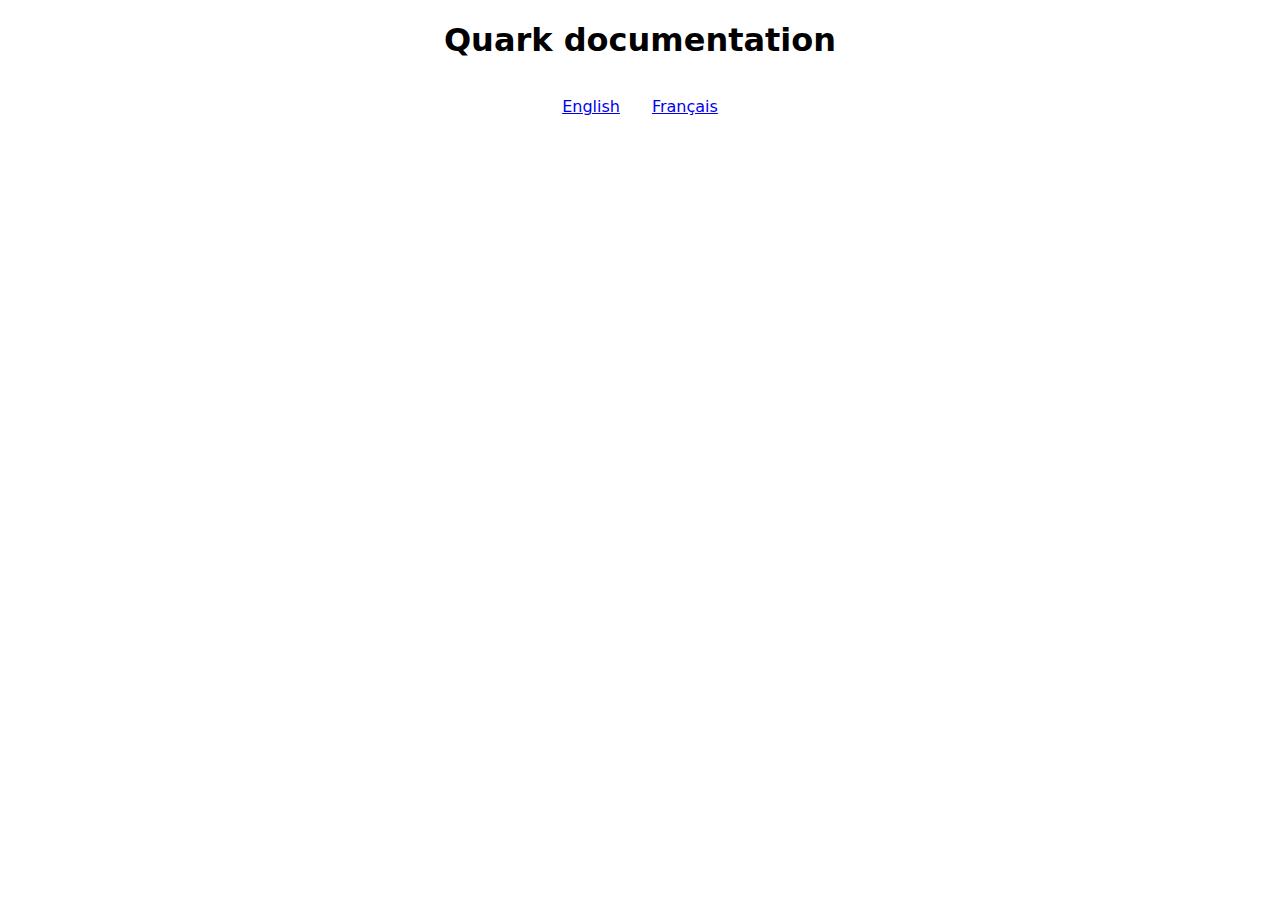
<file: index.html>
<!DOCTYPE html>
<html>
    <head>
        <title>Quark documentation</title>
        <link rel="stylesheet" href="style.css">
    </head>
    <body>
        <h1>Quark documentation</h1>

        <ul>
            <li><a href="en/">English</a></li>
            <li><a href="fr/">Français</a></li>
        </ul>
    </body>
</html>
</file>
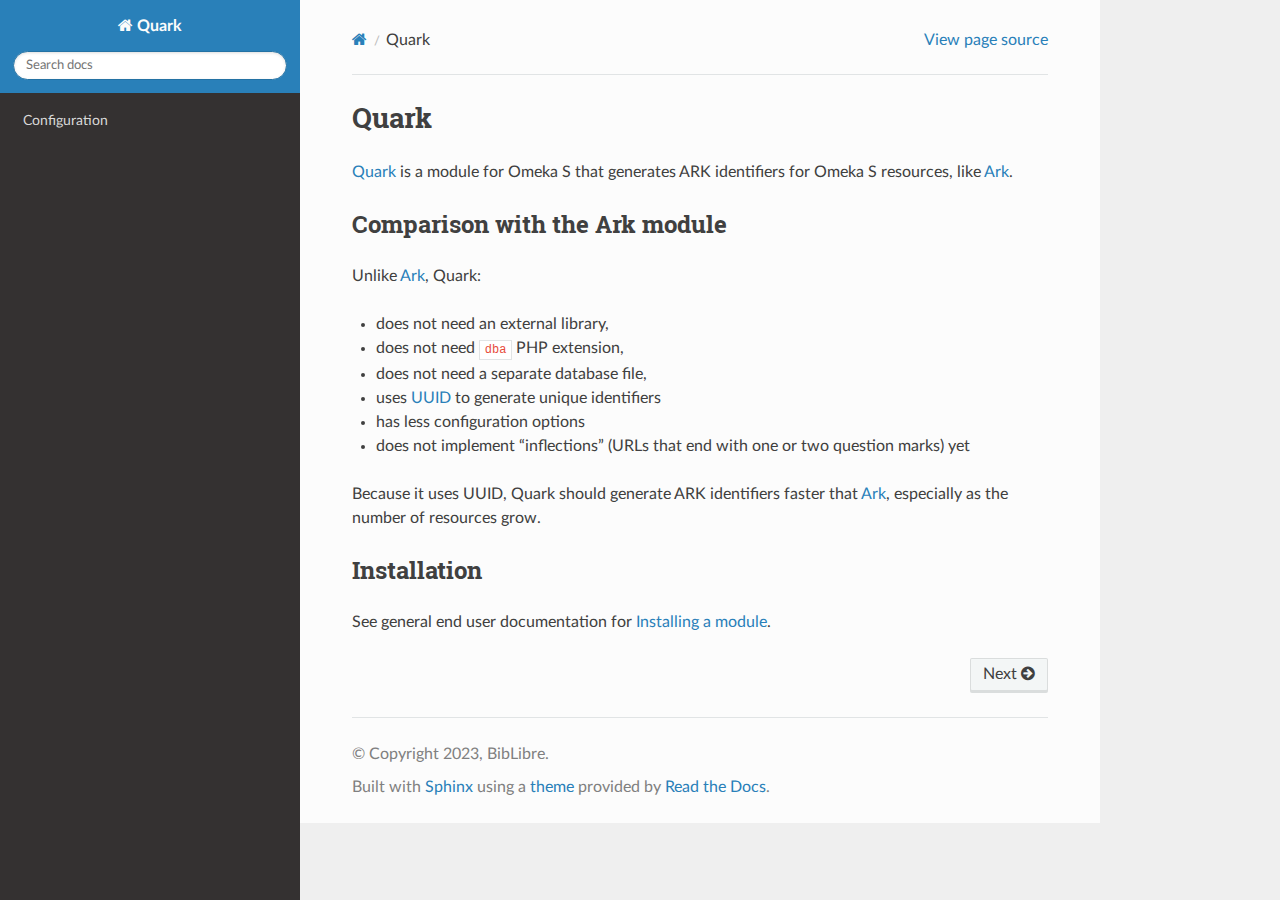
<file: en/index.html>
<!DOCTYPE html>
<html class="writer-html5" lang="en" >
<head>
  <meta charset="utf-8" /><meta name="generator" content="Docutils 0.18.1: http://docutils.sourceforge.net/" />

  <meta name="viewport" content="width=device-width, initial-scale=1.0" />
  <title>Quark &mdash; Quark  documentation</title>
      <link rel="stylesheet" href="_static/pygments.css" type="text/css" />
      <link rel="stylesheet" href="_static/css/theme.css" type="text/css" />
  <!--[if lt IE 9]>
    <script src="_static/js/html5shiv.min.js"></script>
  <![endif]-->
  
        <script src="_static/jquery.js"></script>
        <script src="_static/_sphinx_javascript_frameworks_compat.js"></script>
        <script data-url_root="./" id="documentation_options" src="_static/documentation_options.js"></script>
        <script src="_static/doctools.js"></script>
        <script src="_static/sphinx_highlight.js"></script>
    <script src="_static/js/theme.js"></script>
    <link rel="index" title="Index" href="genindex.html" />
    <link rel="search" title="Search" href="search.html" />
    <link rel="next" title="Configuration" href="configuration.html" /> 
</head>

<body class="wy-body-for-nav"> 
  <div class="wy-grid-for-nav">
    <nav data-toggle="wy-nav-shift" class="wy-nav-side">
      <div class="wy-side-scroll">
        <div class="wy-side-nav-search" >

          
          
          <a href="#" class="icon icon-home">
            Quark
          </a>
<div role="search">
  <form id="rtd-search-form" class="wy-form" action="search.html" method="get">
    <input type="text" name="q" placeholder="Search docs" aria-label="Search docs" />
    <input type="hidden" name="check_keywords" value="yes" />
    <input type="hidden" name="area" value="default" />
  </form>
</div>
        </div><div class="wy-menu wy-menu-vertical" data-spy="affix" role="navigation" aria-label="Navigation menu">
              <ul>
<li class="toctree-l1"><a class="reference internal" href="configuration.html">Configuration</a></li>
</ul>

        </div>
      </div>
    </nav>

    <section data-toggle="wy-nav-shift" class="wy-nav-content-wrap"><nav class="wy-nav-top" aria-label="Mobile navigation menu" >
          <i data-toggle="wy-nav-top" class="fa fa-bars"></i>
          <a href="#">Quark</a>
      </nav>

      <div class="wy-nav-content">
        <div class="rst-content">
          <div role="navigation" aria-label="Page navigation">
  <ul class="wy-breadcrumbs">
      <li><a href="#" class="icon icon-home" aria-label="Home"></a></li>
      <li class="breadcrumb-item active">Quark</li>
      <li class="wy-breadcrumbs-aside">
            <a href="_sources/index.rst.txt" rel="nofollow"> View page source</a>
      </li>
  </ul>
  <hr/>
</div>
          <div role="main" class="document" itemscope="itemscope" itemtype="http://schema.org/Article">
           <div itemprop="articleBody">
             
  <section id="quark">
<h1>Quark<a class="headerlink" href="#quark" title="Permalink to this heading"></a></h1>
<p><a class="reference external" href="https://github.com/biblibre/omeka-s-module-Quark">Quark</a> is a module for Omeka S that generates ARK identifiers for Omeka S
resources, like <a class="reference external" href="https://gitlab.com/Daniel-KM/Omeka-S-module-Ark">Ark</a>.</p>
<section id="comparison-with-the-ark-module">
<h2>Comparison with the Ark module<a class="headerlink" href="#comparison-with-the-ark-module" title="Permalink to this heading"></a></h2>
<p>Unlike <a class="reference external" href="https://gitlab.com/Daniel-KM/Omeka-S-module-Ark">Ark</a>, Quark:</p>
<ul class="simple">
<li><p>does not need an external library,</p></li>
<li><p>does not need <code class="docutils literal notranslate"><span class="pre">dba</span></code> PHP extension,</p></li>
<li><p>does not need a separate database file,</p></li>
<li><p>uses <a class="reference external" href="https://fr.wikipedia.org/wiki/Universally_unique_identifier">UUID</a> to
generate unique identifiers</p></li>
<li><p>has less configuration options</p></li>
<li><p>does not implement “inflections” (URLs that end with one or two question
marks) yet</p></li>
</ul>
<p>Because it uses UUID, Quark should generate ARK identifiers faster that <a class="reference external" href="https://gitlab.com/Daniel-KM/Omeka-S-module-Ark">Ark</a>,
especially as the number of resources grow.</p>
</section>
<section id="installation">
<h2>Installation<a class="headerlink" href="#installation" title="Permalink to this heading"></a></h2>
<p>See general end user documentation for <a class="reference external" href="http://omeka.org/s/docs/user-manual/modules/#installing-modules">Installing a module</a>.</p>
<div class="toctree-wrapper compound">
</div>
</section>
</section>


           </div>
          </div>
          <footer><div class="rst-footer-buttons" role="navigation" aria-label="Footer">
        <a href="configuration.html" class="btn btn-neutral float-right" title="Configuration" accesskey="n" rel="next">Next <span class="fa fa-arrow-circle-right" aria-hidden="true"></span></a>
    </div>

  <hr/>

  <div role="contentinfo">
    <p>&#169; Copyright 2023, BibLibre.</p>
  </div>

  Built with <a href="https://www.sphinx-doc.org/">Sphinx</a> using a
    <a href="https://github.com/readthedocs/sphinx_rtd_theme">theme</a>
    provided by <a href="https://readthedocs.org">Read the Docs</a>.
   

</footer>
        </div>
      </div>
    </section>
  </div>
  <script>
      jQuery(function () {
          SphinxRtdTheme.Navigation.enable(true);
      });
  </script> 

</body>
</html>
</file>
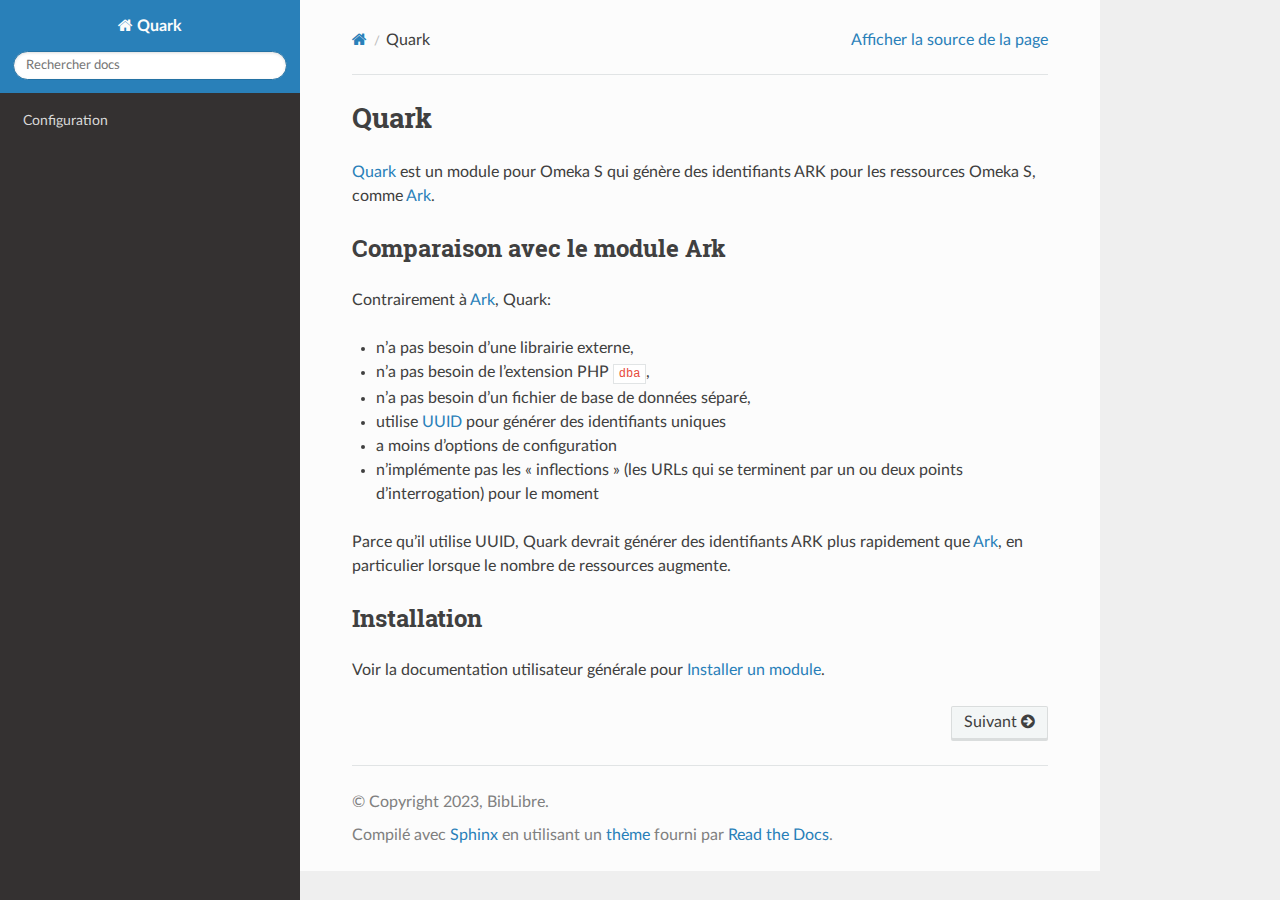
<file: fr/index.html>
<!DOCTYPE html>
<html class="writer-html5" lang="fr" >
<head>
  <meta charset="utf-8" /><meta name="generator" content="Docutils 0.18.1: http://docutils.sourceforge.net/" />

  <meta name="viewport" content="width=device-width, initial-scale=1.0" />
  <title>Quark &mdash; Documentation Quark </title>
      <link rel="stylesheet" href="_static/pygments.css" type="text/css" />
      <link rel="stylesheet" href="_static/css/theme.css" type="text/css" />
  <!--[if lt IE 9]>
    <script src="_static/js/html5shiv.min.js"></script>
  <![endif]-->
  
        <script src="_static/jquery.js"></script>
        <script src="_static/_sphinx_javascript_frameworks_compat.js"></script>
        <script data-url_root="./" id="documentation_options" src="_static/documentation_options.js"></script>
        <script src="_static/doctools.js"></script>
        <script src="_static/sphinx_highlight.js"></script>
        <script src="_static/translations.js"></script>
    <script src="_static/js/theme.js"></script>
    <link rel="index" title="Index" href="genindex.html" />
    <link rel="search" title="Recherche" href="search.html" />
    <link rel="next" title="Configuration" href="configuration.html" /> 
</head>

<body class="wy-body-for-nav"> 
  <div class="wy-grid-for-nav">
    <nav data-toggle="wy-nav-shift" class="wy-nav-side">
      <div class="wy-side-scroll">
        <div class="wy-side-nav-search" >

          
          
          <a href="#" class="icon icon-home">
            Quark
          </a>
<div role="search">
  <form id="rtd-search-form" class="wy-form" action="search.html" method="get">
    <input type="text" name="q" placeholder="Rechercher docs" aria-label="Rechercher docs" />
    <input type="hidden" name="check_keywords" value="yes" />
    <input type="hidden" name="area" value="default" />
  </form>
</div>
        </div><div class="wy-menu wy-menu-vertical" data-spy="affix" role="navigation" aria-label="Navigation menu">
              <ul>
<li class="toctree-l1"><a class="reference internal" href="configuration.html">Configuration</a></li>
</ul>

        </div>
      </div>
    </nav>

    <section data-toggle="wy-nav-shift" class="wy-nav-content-wrap"><nav class="wy-nav-top" aria-label="Mobile navigation menu" >
          <i data-toggle="wy-nav-top" class="fa fa-bars"></i>
          <a href="#">Quark</a>
      </nav>

      <div class="wy-nav-content">
        <div class="rst-content">
          <div role="navigation" aria-label="Page navigation">
  <ul class="wy-breadcrumbs">
      <li><a href="#" class="icon icon-home" aria-label="Home"></a></li>
      <li class="breadcrumb-item active">Quark</li>
      <li class="wy-breadcrumbs-aside">
            <a href="_sources/index.rst.txt" rel="nofollow"> Afficher la source de la page</a>
      </li>
  </ul>
  <hr/>
</div>
          <div role="main" class="document" itemscope="itemscope" itemtype="http://schema.org/Article">
           <div itemprop="articleBody">
             
  <section id="quark">
<h1>Quark<a class="headerlink" href="#quark" title="Lien permanent vers cette rubrique"></a></h1>
<p><a class="reference external" href="https://github.com/biblibre/omeka-s-module-Quark">Quark</a> est un module pour Omeka S qui génère des identifiants ARK pour les ressources Omeka S, comme <a class="reference external" href="https://gitlab.com/Daniel-KM/Omeka-S-module-Ark">Ark</a>.</p>
<section id="comparison-with-the-ark-module">
<h2>Comparaison avec le module Ark<a class="headerlink" href="#comparison-with-the-ark-module" title="Lien permanent vers cette rubrique"></a></h2>
<p>Contrairement à <a class="reference external" href="https://gitlab.com/Daniel-KM/Omeka-S-module-Ark">Ark</a>, Quark:</p>
<ul class="simple">
<li><p>n’a pas besoin d’une librairie externe,</p></li>
<li><p>n’a pas besoin de l’extension PHP <code class="docutils literal notranslate"><span class="pre">dba</span></code>,</p></li>
<li><p>n’a pas besoin d’un fichier de base de données séparé,</p></li>
<li><p>utilise <a class="reference external" href="https://fr.wikipedia.org/wiki/Universally_unique_identifier">UUID</a> pour générer des identifiants uniques</p></li>
<li><p>a moins d’options de configuration</p></li>
<li><p>n’implémente pas les « inflections » (les URLs qui se terminent par un ou deux points d’interrogation) pour le moment</p></li>
</ul>
<p>Parce qu’il utilise UUID, Quark devrait générer des identifiants ARK plus rapidement que <a class="reference external" href="https://gitlab.com/Daniel-KM/Omeka-S-module-Ark">Ark</a>, en particulier lorsque le nombre de ressources augmente.</p>
</section>
<section id="installation">
<h2>Installation<a class="headerlink" href="#installation" title="Lien permanent vers cette rubrique"></a></h2>
<p>Voir la documentation utilisateur générale pour <a class="reference external" href="http://omeka.org/s/docs/user-manual/modules/#installing-modules">Installer un module</a>.</p>
<div class="toctree-wrapper compound">
</div>
</section>
</section>


           </div>
          </div>
          <footer><div class="rst-footer-buttons" role="navigation" aria-label="Pied de page">
        <a href="configuration.html" class="btn btn-neutral float-right" title="Configuration" accesskey="n" rel="next">Suivant <span class="fa fa-arrow-circle-right" aria-hidden="true"></span></a>
    </div>

  <hr/>

  <div role="contentinfo">
    <p>&#169; Copyright 2023, BibLibre.</p>
  </div>

  Compilé avec <a href="https://www.sphinx-doc.org/">Sphinx</a> en utilisant un
    <a href="https://github.com/readthedocs/sphinx_rtd_theme">thème</a>
    fourni par <a href="https://readthedocs.org">Read the Docs</a>.
   

</footer>
        </div>
      </div>
    </section>
  </div>
  <script>
      jQuery(function () {
          SphinxRtdTheme.Navigation.enable(true);
      });
  </script> 

</body>
</html>
</file>
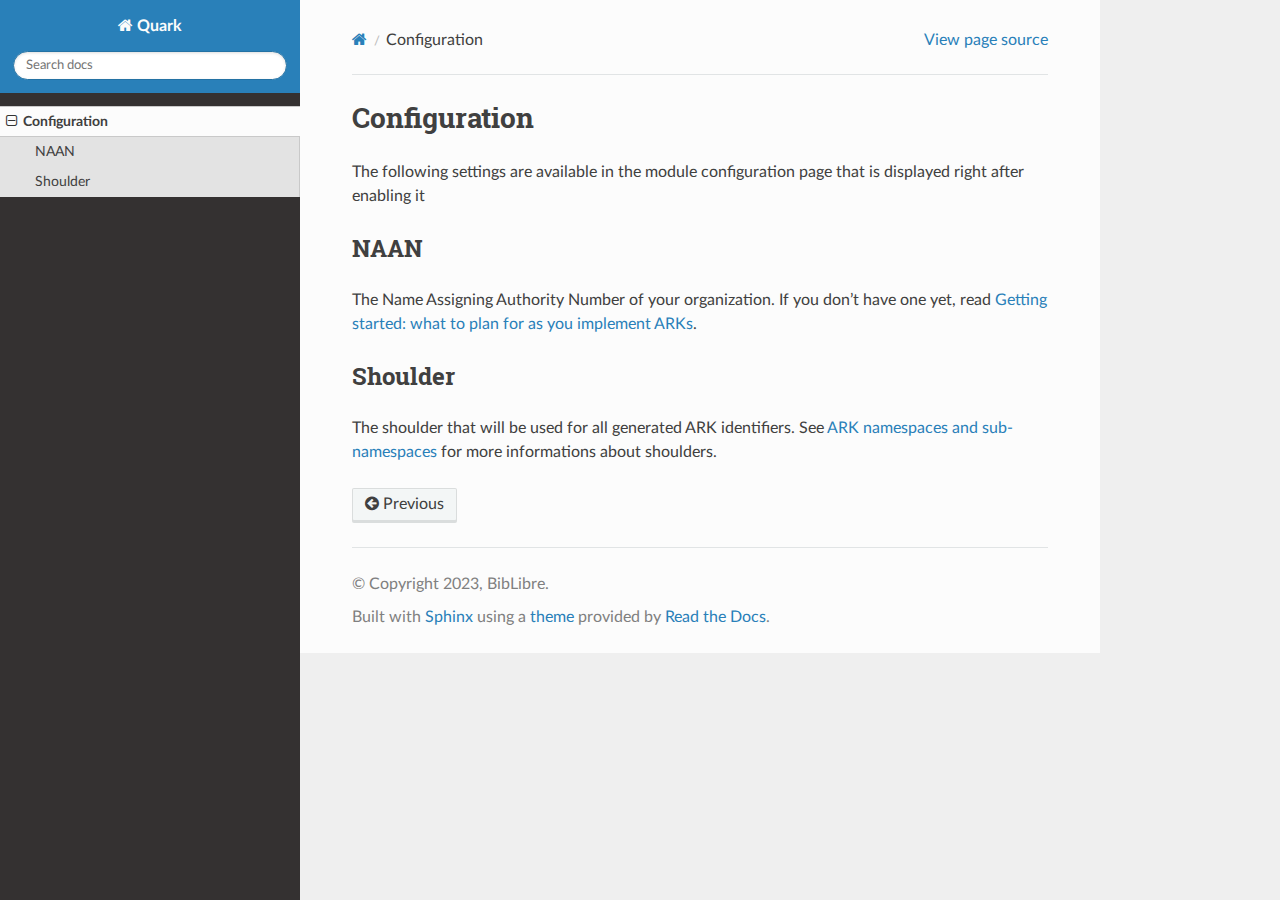
<file: en/configuration.html>
<!DOCTYPE html>
<html class="writer-html5" lang="en" >
<head>
  <meta charset="utf-8" /><meta name="generator" content="Docutils 0.18.1: http://docutils.sourceforge.net/" />

  <meta name="viewport" content="width=device-width, initial-scale=1.0" />
  <title>Configuration &mdash; Quark  documentation</title>
      <link rel="stylesheet" href="_static/pygments.css" type="text/css" />
      <link rel="stylesheet" href="_static/css/theme.css" type="text/css" />
  <!--[if lt IE 9]>
    <script src="_static/js/html5shiv.min.js"></script>
  <![endif]-->
  
        <script src="_static/jquery.js"></script>
        <script src="_static/_sphinx_javascript_frameworks_compat.js"></script>
        <script data-url_root="./" id="documentation_options" src="_static/documentation_options.js"></script>
        <script src="_static/doctools.js"></script>
        <script src="_static/sphinx_highlight.js"></script>
    <script src="_static/js/theme.js"></script>
    <link rel="index" title="Index" href="genindex.html" />
    <link rel="search" title="Search" href="search.html" />
    <link rel="prev" title="Quark" href="index.html" /> 
</head>

<body class="wy-body-for-nav"> 
  <div class="wy-grid-for-nav">
    <nav data-toggle="wy-nav-shift" class="wy-nav-side">
      <div class="wy-side-scroll">
        <div class="wy-side-nav-search" >

          
          
          <a href="index.html" class="icon icon-home">
            Quark
          </a>
<div role="search">
  <form id="rtd-search-form" class="wy-form" action="search.html" method="get">
    <input type="text" name="q" placeholder="Search docs" aria-label="Search docs" />
    <input type="hidden" name="check_keywords" value="yes" />
    <input type="hidden" name="area" value="default" />
  </form>
</div>
        </div><div class="wy-menu wy-menu-vertical" data-spy="affix" role="navigation" aria-label="Navigation menu">
              <ul class="current">
<li class="toctree-l1 current"><a class="current reference internal" href="#">Configuration</a><ul>
<li class="toctree-l2"><a class="reference internal" href="#naan">NAAN</a></li>
<li class="toctree-l2"><a class="reference internal" href="#shoulder">Shoulder</a></li>
</ul>
</li>
</ul>

        </div>
      </div>
    </nav>

    <section data-toggle="wy-nav-shift" class="wy-nav-content-wrap"><nav class="wy-nav-top" aria-label="Mobile navigation menu" >
          <i data-toggle="wy-nav-top" class="fa fa-bars"></i>
          <a href="index.html">Quark</a>
      </nav>

      <div class="wy-nav-content">
        <div class="rst-content">
          <div role="navigation" aria-label="Page navigation">
  <ul class="wy-breadcrumbs">
      <li><a href="index.html" class="icon icon-home" aria-label="Home"></a></li>
      <li class="breadcrumb-item active">Configuration</li>
      <li class="wy-breadcrumbs-aside">
            <a href="_sources/configuration.rst.txt" rel="nofollow"> View page source</a>
      </li>
  </ul>
  <hr/>
</div>
          <div role="main" class="document" itemscope="itemscope" itemtype="http://schema.org/Article">
           <div itemprop="articleBody">
             
  <section id="configuration">
<h1>Configuration<a class="headerlink" href="#configuration" title="Permalink to this heading"></a></h1>
<p>The following settings are available in the module configuration page that is
displayed right after enabling it</p>
<section id="naan">
<h2>NAAN<a class="headerlink" href="#naan" title="Permalink to this heading"></a></h2>
<p>The Name Assigning Authority Number of your organization. If you don’t have one
yet, read <a class="reference external" href="https://arks.org/about/getting-started-implementing-arks/">Getting started: what to plan for as you implement ARKs</a>.</p>
</section>
<section id="shoulder">
<h2>Shoulder<a class="headerlink" href="#shoulder" title="Permalink to this heading"></a></h2>
<p>The shoulder that will be used for all generated ARK identifiers. See <a class="reference external" href="https://arks.org/about/ark-namespaces/">ARK
namespaces and sub-namespaces</a> for
more informations about shoulders.</p>
</section>
</section>


           </div>
          </div>
          <footer><div class="rst-footer-buttons" role="navigation" aria-label="Footer">
        <a href="index.html" class="btn btn-neutral float-left" title="Quark" accesskey="p" rel="prev"><span class="fa fa-arrow-circle-left" aria-hidden="true"></span> Previous</a>
    </div>

  <hr/>

  <div role="contentinfo">
    <p>&#169; Copyright 2023, BibLibre.</p>
  </div>

  Built with <a href="https://www.sphinx-doc.org/">Sphinx</a> using a
    <a href="https://github.com/readthedocs/sphinx_rtd_theme">theme</a>
    provided by <a href="https://readthedocs.org">Read the Docs</a>.
   

</footer>
        </div>
      </div>
    </section>
  </div>
  <script>
      jQuery(function () {
          SphinxRtdTheme.Navigation.enable(true);
      });
  </script> 

</body>
</html>
</file>
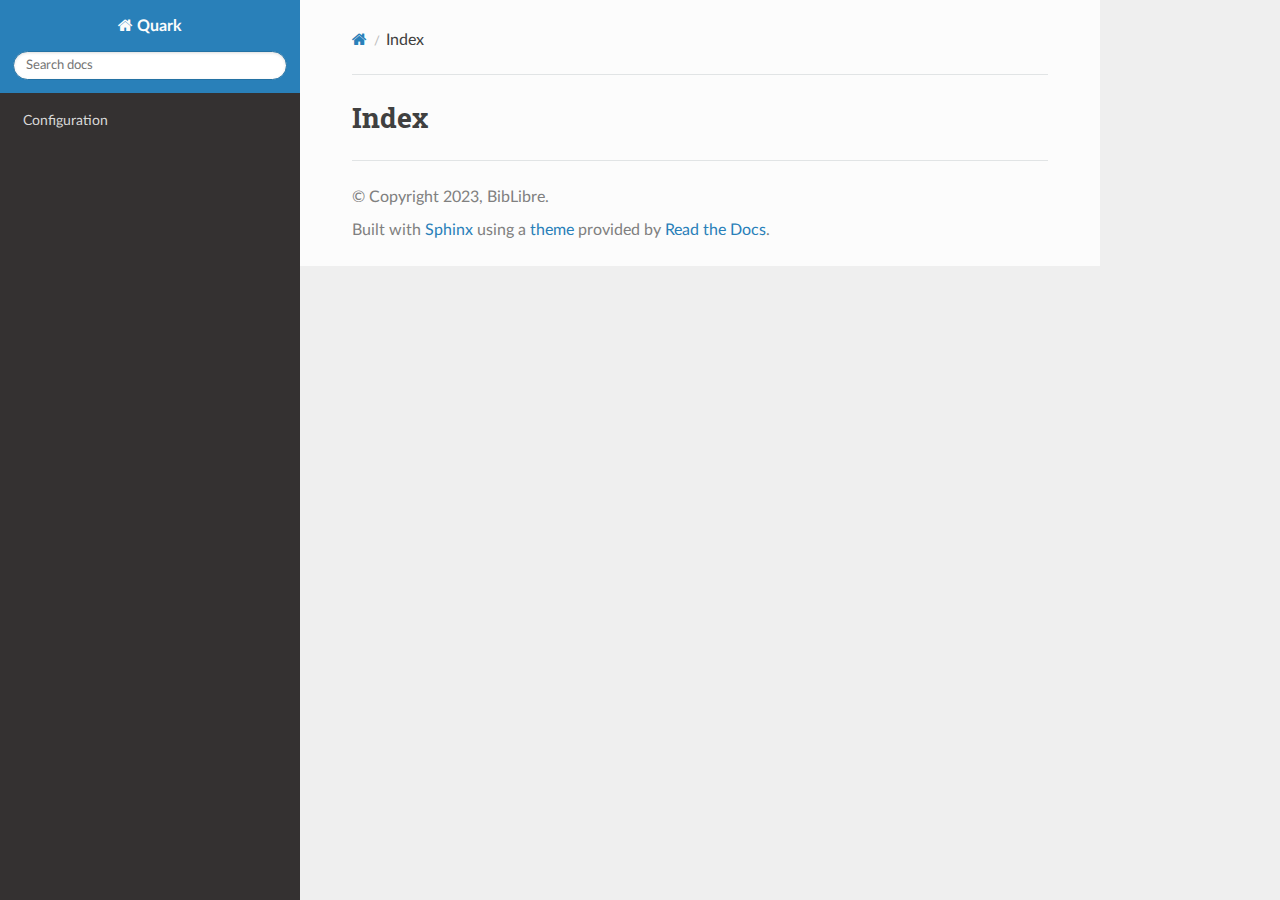
<file: en/genindex.html>
<!DOCTYPE html>
<html class="writer-html5" lang="en" >
<head>
  <meta charset="utf-8" />
  <meta name="viewport" content="width=device-width, initial-scale=1.0" />
  <title>Index &mdash; Quark  documentation</title>
      <link rel="stylesheet" href="_static/pygments.css" type="text/css" />
      <link rel="stylesheet" href="_static/css/theme.css" type="text/css" />
  <!--[if lt IE 9]>
    <script src="_static/js/html5shiv.min.js"></script>
  <![endif]-->
  
        <script src="_static/jquery.js"></script>
        <script src="_static/_sphinx_javascript_frameworks_compat.js"></script>
        <script data-url_root="./" id="documentation_options" src="_static/documentation_options.js"></script>
        <script src="_static/doctools.js"></script>
        <script src="_static/sphinx_highlight.js"></script>
    <script src="_static/js/theme.js"></script>
    <link rel="index" title="Index" href="#" />
    <link rel="search" title="Search" href="search.html" /> 
</head>

<body class="wy-body-for-nav"> 
  <div class="wy-grid-for-nav">
    <nav data-toggle="wy-nav-shift" class="wy-nav-side">
      <div class="wy-side-scroll">
        <div class="wy-side-nav-search" >

          
          
          <a href="index.html" class="icon icon-home">
            Quark
          </a>
<div role="search">
  <form id="rtd-search-form" class="wy-form" action="search.html" method="get">
    <input type="text" name="q" placeholder="Search docs" aria-label="Search docs" />
    <input type="hidden" name="check_keywords" value="yes" />
    <input type="hidden" name="area" value="default" />
  </form>
</div>
        </div><div class="wy-menu wy-menu-vertical" data-spy="affix" role="navigation" aria-label="Navigation menu">
              <ul>
<li class="toctree-l1"><a class="reference internal" href="configuration.html">Configuration</a></li>
</ul>

        </div>
      </div>
    </nav>

    <section data-toggle="wy-nav-shift" class="wy-nav-content-wrap"><nav class="wy-nav-top" aria-label="Mobile navigation menu" >
          <i data-toggle="wy-nav-top" class="fa fa-bars"></i>
          <a href="index.html">Quark</a>
      </nav>

      <div class="wy-nav-content">
        <div class="rst-content">
          <div role="navigation" aria-label="Page navigation">
  <ul class="wy-breadcrumbs">
      <li><a href="index.html" class="icon icon-home" aria-label="Home"></a></li>
      <li class="breadcrumb-item active">Index</li>
      <li class="wy-breadcrumbs-aside">
      </li>
  </ul>
  <hr/>
</div>
          <div role="main" class="document" itemscope="itemscope" itemtype="http://schema.org/Article">
           <div itemprop="articleBody">
             

<h1 id="index">Index</h1>

<div class="genindex-jumpbox">
 
</div>


           </div>
          </div>
          <footer>

  <hr/>

  <div role="contentinfo">
    <p>&#169; Copyright 2023, BibLibre.</p>
  </div>

  Built with <a href="https://www.sphinx-doc.org/">Sphinx</a> using a
    <a href="https://github.com/readthedocs/sphinx_rtd_theme">theme</a>
    provided by <a href="https://readthedocs.org">Read the Docs</a>.
   

</footer>
        </div>
      </div>
    </section>
  </div>
  <script>
      jQuery(function () {
          SphinxRtdTheme.Navigation.enable(true);
      });
  </script> 

</body>
</html>
</file>
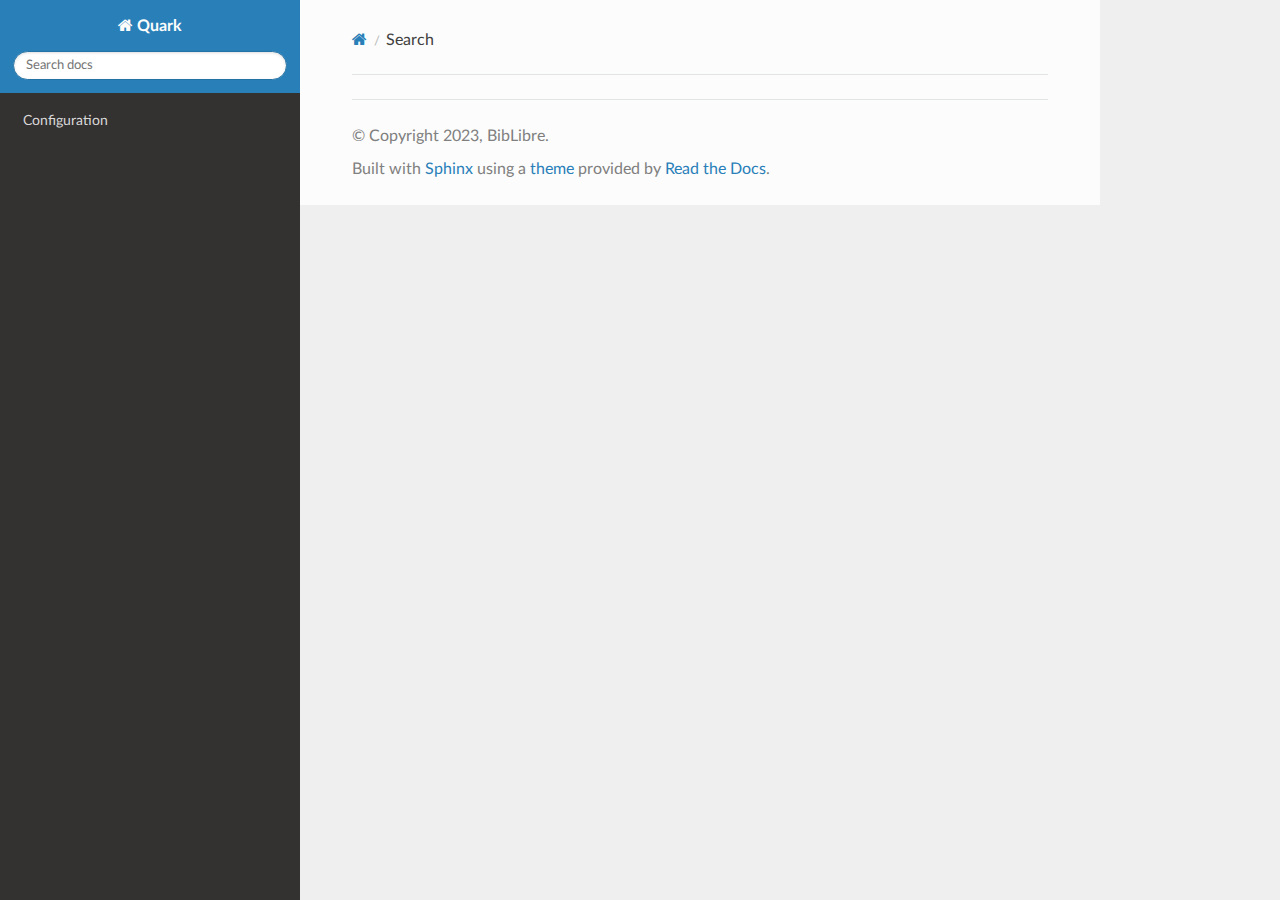
<file: en/search.html>
<!DOCTYPE html>
<html class="writer-html5" lang="en" >
<head>
  <meta charset="utf-8" />
  <meta name="viewport" content="width=device-width, initial-scale=1.0" />
  <title>Search &mdash; Quark  documentation</title>
      <link rel="stylesheet" href="_static/pygments.css" type="text/css" />
      <link rel="stylesheet" href="_static/css/theme.css" type="text/css" />
    
  <!--[if lt IE 9]>
    <script src="_static/js/html5shiv.min.js"></script>
  <![endif]-->
  
        <script src="_static/jquery.js"></script>
        <script src="_static/_sphinx_javascript_frameworks_compat.js"></script>
        <script data-url_root="./" id="documentation_options" src="_static/documentation_options.js"></script>
        <script src="_static/doctools.js"></script>
        <script src="_static/sphinx_highlight.js"></script>
    <script src="_static/js/theme.js"></script>
    <script src="_static/searchtools.js"></script>
    <script src="_static/language_data.js"></script>
    <link rel="index" title="Index" href="genindex.html" />
    <link rel="search" title="Search" href="#" /> 
</head>

<body class="wy-body-for-nav"> 
  <div class="wy-grid-for-nav">
    <nav data-toggle="wy-nav-shift" class="wy-nav-side">
      <div class="wy-side-scroll">
        <div class="wy-side-nav-search" >

          
          
          <a href="index.html" class="icon icon-home">
            Quark
          </a>
<div role="search">
  <form id="rtd-search-form" class="wy-form" action="#" method="get">
    <input type="text" name="q" placeholder="Search docs" aria-label="Search docs" />
    <input type="hidden" name="check_keywords" value="yes" />
    <input type="hidden" name="area" value="default" />
  </form>
</div>
        </div><div class="wy-menu wy-menu-vertical" data-spy="affix" role="navigation" aria-label="Navigation menu">
              <ul>
<li class="toctree-l1"><a class="reference internal" href="configuration.html">Configuration</a></li>
</ul>

        </div>
      </div>
    </nav>

    <section data-toggle="wy-nav-shift" class="wy-nav-content-wrap"><nav class="wy-nav-top" aria-label="Mobile navigation menu" >
          <i data-toggle="wy-nav-top" class="fa fa-bars"></i>
          <a href="index.html">Quark</a>
      </nav>

      <div class="wy-nav-content">
        <div class="rst-content">
          <div role="navigation" aria-label="Page navigation">
  <ul class="wy-breadcrumbs">
      <li><a href="index.html" class="icon icon-home" aria-label="Home"></a></li>
      <li class="breadcrumb-item active">Search</li>
      <li class="wy-breadcrumbs-aside">
      </li>
  </ul>
  <hr/>
</div>
          <div role="main" class="document" itemscope="itemscope" itemtype="http://schema.org/Article">
           <div itemprop="articleBody">
             
  <noscript>
  <div id="fallback" class="admonition warning">
    <p class="last">
      Please activate JavaScript to enable the search functionality.
    </p>
  </div>
  </noscript>

  
  <div id="search-results">
  
  </div>

           </div>
          </div>
          <footer>

  <hr/>

  <div role="contentinfo">
    <p>&#169; Copyright 2023, BibLibre.</p>
  </div>

  Built with <a href="https://www.sphinx-doc.org/">Sphinx</a> using a
    <a href="https://github.com/readthedocs/sphinx_rtd_theme">theme</a>
    provided by <a href="https://readthedocs.org">Read the Docs</a>.
   

</footer>
        </div>
      </div>
    </section>
  </div>
  <script>
      jQuery(function () {
          SphinxRtdTheme.Navigation.enable(true);
      });
  </script>
  <script>
    jQuery(function() { Search.loadIndex("searchindex.js"); });
  </script>
  
  <script id="searchindexloader"></script>
   


</body>
</html>
</file>
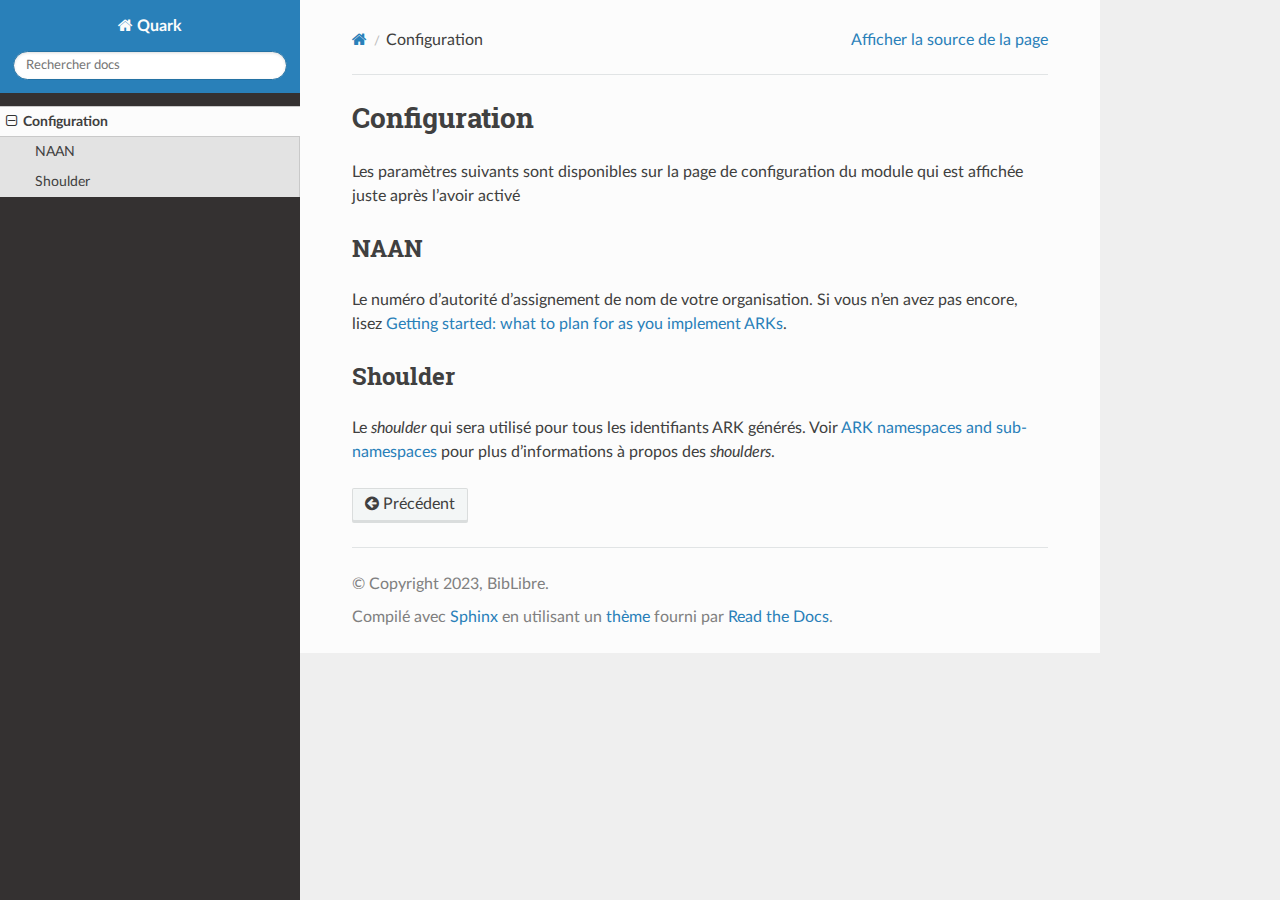
<file: fr/configuration.html>
<!DOCTYPE html>
<html class="writer-html5" lang="fr" >
<head>
  <meta charset="utf-8" /><meta name="generator" content="Docutils 0.18.1: http://docutils.sourceforge.net/" />

  <meta name="viewport" content="width=device-width, initial-scale=1.0" />
  <title>Configuration &mdash; Documentation Quark </title>
      <link rel="stylesheet" href="_static/pygments.css" type="text/css" />
      <link rel="stylesheet" href="_static/css/theme.css" type="text/css" />
  <!--[if lt IE 9]>
    <script src="_static/js/html5shiv.min.js"></script>
  <![endif]-->
  
        <script src="_static/jquery.js"></script>
        <script src="_static/_sphinx_javascript_frameworks_compat.js"></script>
        <script data-url_root="./" id="documentation_options" src="_static/documentation_options.js"></script>
        <script src="_static/doctools.js"></script>
        <script src="_static/sphinx_highlight.js"></script>
        <script src="_static/translations.js"></script>
    <script src="_static/js/theme.js"></script>
    <link rel="index" title="Index" href="genindex.html" />
    <link rel="search" title="Recherche" href="search.html" />
    <link rel="prev" title="Quark" href="index.html" /> 
</head>

<body class="wy-body-for-nav"> 
  <div class="wy-grid-for-nav">
    <nav data-toggle="wy-nav-shift" class="wy-nav-side">
      <div class="wy-side-scroll">
        <div class="wy-side-nav-search" >

          
          
          <a href="index.html" class="icon icon-home">
            Quark
          </a>
<div role="search">
  <form id="rtd-search-form" class="wy-form" action="search.html" method="get">
    <input type="text" name="q" placeholder="Rechercher docs" aria-label="Rechercher docs" />
    <input type="hidden" name="check_keywords" value="yes" />
    <input type="hidden" name="area" value="default" />
  </form>
</div>
        </div><div class="wy-menu wy-menu-vertical" data-spy="affix" role="navigation" aria-label="Navigation menu">
              <ul class="current">
<li class="toctree-l1 current"><a class="current reference internal" href="#">Configuration</a><ul>
<li class="toctree-l2"><a class="reference internal" href="#naan">NAAN</a></li>
<li class="toctree-l2"><a class="reference internal" href="#shoulder">Shoulder</a></li>
</ul>
</li>
</ul>

        </div>
      </div>
    </nav>

    <section data-toggle="wy-nav-shift" class="wy-nav-content-wrap"><nav class="wy-nav-top" aria-label="Mobile navigation menu" >
          <i data-toggle="wy-nav-top" class="fa fa-bars"></i>
          <a href="index.html">Quark</a>
      </nav>

      <div class="wy-nav-content">
        <div class="rst-content">
          <div role="navigation" aria-label="Page navigation">
  <ul class="wy-breadcrumbs">
      <li><a href="index.html" class="icon icon-home" aria-label="Home"></a></li>
      <li class="breadcrumb-item active">Configuration</li>
      <li class="wy-breadcrumbs-aside">
            <a href="_sources/configuration.rst.txt" rel="nofollow"> Afficher la source de la page</a>
      </li>
  </ul>
  <hr/>
</div>
          <div role="main" class="document" itemscope="itemscope" itemtype="http://schema.org/Article">
           <div itemprop="articleBody">
             
  <section id="configuration">
<h1>Configuration<a class="headerlink" href="#configuration" title="Lien permanent vers cette rubrique"></a></h1>
<p>Les paramètres suivants sont disponibles sur la page de configuration du module qui est affichée juste après l’avoir activé</p>
<section id="naan">
<h2>NAAN<a class="headerlink" href="#naan" title="Lien permanent vers cette rubrique"></a></h2>
<p>Le numéro d’autorité d’assignement de nom de votre organisation. Si vous n’en avez pas encore, lisez <a class="reference external" href="https://arks.org/about/getting-started-implementing-arks/">Getting started: what to plan for as you implement ARKs</a>.</p>
</section>
<section id="shoulder">
<h2>Shoulder<a class="headerlink" href="#shoulder" title="Lien permanent vers cette rubrique"></a></h2>
<p>Le <em>shoulder</em> qui sera utilisé pour tous les identifiants ARK générés. Voir <a class="reference external" href="https://arks.org/about/ark-namespaces/">ARK namespaces and sub-namespaces</a> pour plus d’informations à propos des <em>shoulders</em>.</p>
</section>
</section>


           </div>
          </div>
          <footer><div class="rst-footer-buttons" role="navigation" aria-label="Pied de page">
        <a href="index.html" class="btn btn-neutral float-left" title="Quark" accesskey="p" rel="prev"><span class="fa fa-arrow-circle-left" aria-hidden="true"></span> Précédent</a>
    </div>

  <hr/>

  <div role="contentinfo">
    <p>&#169; Copyright 2023, BibLibre.</p>
  </div>

  Compilé avec <a href="https://www.sphinx-doc.org/">Sphinx</a> en utilisant un
    <a href="https://github.com/readthedocs/sphinx_rtd_theme">thème</a>
    fourni par <a href="https://readthedocs.org">Read the Docs</a>.
   

</footer>
        </div>
      </div>
    </section>
  </div>
  <script>
      jQuery(function () {
          SphinxRtdTheme.Navigation.enable(true);
      });
  </script> 

</body>
</html>
</file>
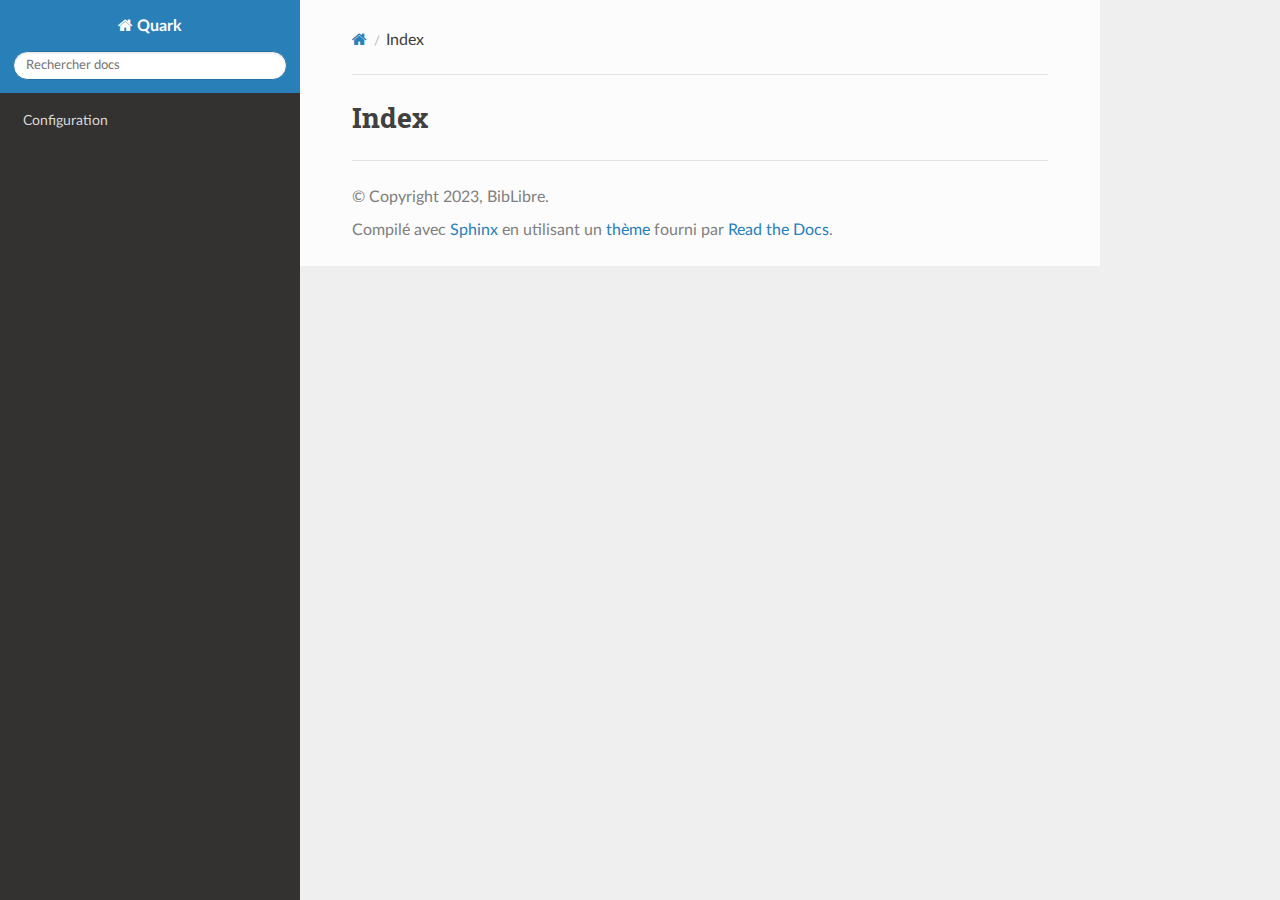
<file: fr/genindex.html>
<!DOCTYPE html>
<html class="writer-html5" lang="fr" >
<head>
  <meta charset="utf-8" />
  <meta name="viewport" content="width=device-width, initial-scale=1.0" />
  <title>Index &mdash; Documentation Quark </title>
      <link rel="stylesheet" href="_static/pygments.css" type="text/css" />
      <link rel="stylesheet" href="_static/css/theme.css" type="text/css" />
  <!--[if lt IE 9]>
    <script src="_static/js/html5shiv.min.js"></script>
  <![endif]-->
  
        <script src="_static/jquery.js"></script>
        <script src="_static/_sphinx_javascript_frameworks_compat.js"></script>
        <script data-url_root="./" id="documentation_options" src="_static/documentation_options.js"></script>
        <script src="_static/doctools.js"></script>
        <script src="_static/sphinx_highlight.js"></script>
        <script src="_static/translations.js"></script>
    <script src="_static/js/theme.js"></script>
    <link rel="index" title="Index" href="#" />
    <link rel="search" title="Recherche" href="search.html" /> 
</head>

<body class="wy-body-for-nav"> 
  <div class="wy-grid-for-nav">
    <nav data-toggle="wy-nav-shift" class="wy-nav-side">
      <div class="wy-side-scroll">
        <div class="wy-side-nav-search" >

          
          
          <a href="index.html" class="icon icon-home">
            Quark
          </a>
<div role="search">
  <form id="rtd-search-form" class="wy-form" action="search.html" method="get">
    <input type="text" name="q" placeholder="Rechercher docs" aria-label="Rechercher docs" />
    <input type="hidden" name="check_keywords" value="yes" />
    <input type="hidden" name="area" value="default" />
  </form>
</div>
        </div><div class="wy-menu wy-menu-vertical" data-spy="affix" role="navigation" aria-label="Navigation menu">
              <ul>
<li class="toctree-l1"><a class="reference internal" href="configuration.html">Configuration</a></li>
</ul>

        </div>
      </div>
    </nav>

    <section data-toggle="wy-nav-shift" class="wy-nav-content-wrap"><nav class="wy-nav-top" aria-label="Mobile navigation menu" >
          <i data-toggle="wy-nav-top" class="fa fa-bars"></i>
          <a href="index.html">Quark</a>
      </nav>

      <div class="wy-nav-content">
        <div class="rst-content">
          <div role="navigation" aria-label="Page navigation">
  <ul class="wy-breadcrumbs">
      <li><a href="index.html" class="icon icon-home" aria-label="Home"></a></li>
      <li class="breadcrumb-item active">Index</li>
      <li class="wy-breadcrumbs-aside">
      </li>
  </ul>
  <hr/>
</div>
          <div role="main" class="document" itemscope="itemscope" itemtype="http://schema.org/Article">
           <div itemprop="articleBody">
             

<h1 id="index">Index</h1>

<div class="genindex-jumpbox">
 
</div>


           </div>
          </div>
          <footer>

  <hr/>

  <div role="contentinfo">
    <p>&#169; Copyright 2023, BibLibre.</p>
  </div>

  Compilé avec <a href="https://www.sphinx-doc.org/">Sphinx</a> en utilisant un
    <a href="https://github.com/readthedocs/sphinx_rtd_theme">thème</a>
    fourni par <a href="https://readthedocs.org">Read the Docs</a>.
   

</footer>
        </div>
      </div>
    </section>
  </div>
  <script>
      jQuery(function () {
          SphinxRtdTheme.Navigation.enable(true);
      });
  </script> 

</body>
</html>
</file>
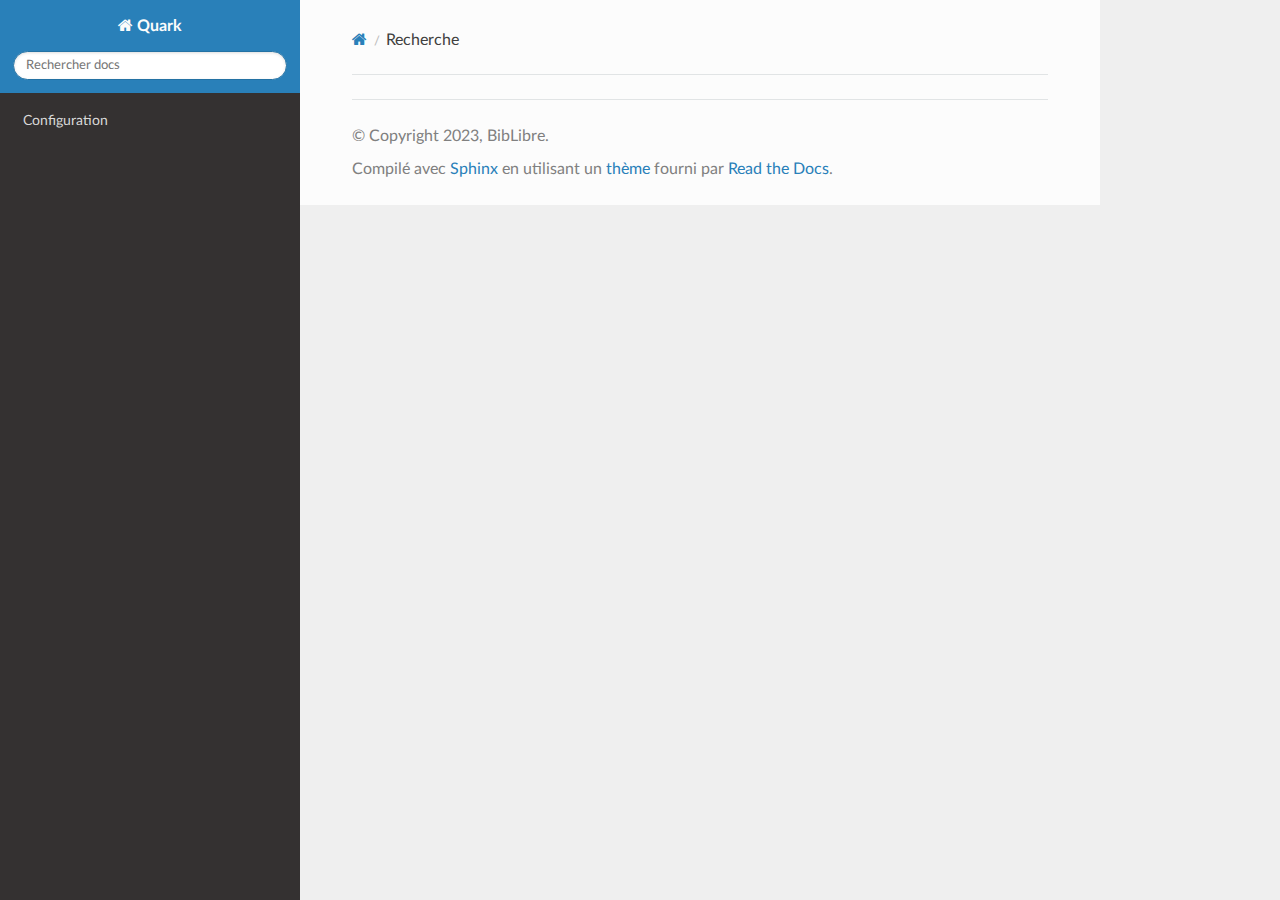
<file: fr/search.html>
<!DOCTYPE html>
<html class="writer-html5" lang="fr" >
<head>
  <meta charset="utf-8" />
  <meta name="viewport" content="width=device-width, initial-scale=1.0" />
  <title>Recherche &mdash; Documentation Quark </title>
      <link rel="stylesheet" href="_static/pygments.css" type="text/css" />
      <link rel="stylesheet" href="_static/css/theme.css" type="text/css" />
    
  <!--[if lt IE 9]>
    <script src="_static/js/html5shiv.min.js"></script>
  <![endif]-->
  
        <script src="_static/jquery.js"></script>
        <script src="_static/_sphinx_javascript_frameworks_compat.js"></script>
        <script data-url_root="./" id="documentation_options" src="_static/documentation_options.js"></script>
        <script src="_static/doctools.js"></script>
        <script src="_static/sphinx_highlight.js"></script>
        <script src="_static/translations.js"></script>
    <script src="_static/js/theme.js"></script>
    <script src="_static/searchtools.js"></script>
    <script src="_static/language_data.js"></script>
    <link rel="index" title="Index" href="genindex.html" />
    <link rel="search" title="Recherche" href="#" /> 
</head>

<body class="wy-body-for-nav"> 
  <div class="wy-grid-for-nav">
    <nav data-toggle="wy-nav-shift" class="wy-nav-side">
      <div class="wy-side-scroll">
        <div class="wy-side-nav-search" >

          
          
          <a href="index.html" class="icon icon-home">
            Quark
          </a>
<div role="search">
  <form id="rtd-search-form" class="wy-form" action="#" method="get">
    <input type="text" name="q" placeholder="Rechercher docs" aria-label="Rechercher docs" />
    <input type="hidden" name="check_keywords" value="yes" />
    <input type="hidden" name="area" value="default" />
  </form>
</div>
        </div><div class="wy-menu wy-menu-vertical" data-spy="affix" role="navigation" aria-label="Navigation menu">
              <ul>
<li class="toctree-l1"><a class="reference internal" href="configuration.html">Configuration</a></li>
</ul>

        </div>
      </div>
    </nav>

    <section data-toggle="wy-nav-shift" class="wy-nav-content-wrap"><nav class="wy-nav-top" aria-label="Mobile navigation menu" >
          <i data-toggle="wy-nav-top" class="fa fa-bars"></i>
          <a href="index.html">Quark</a>
      </nav>

      <div class="wy-nav-content">
        <div class="rst-content">
          <div role="navigation" aria-label="Page navigation">
  <ul class="wy-breadcrumbs">
      <li><a href="index.html" class="icon icon-home" aria-label="Home"></a></li>
      <li class="breadcrumb-item active">Recherche</li>
      <li class="wy-breadcrumbs-aside">
      </li>
  </ul>
  <hr/>
</div>
          <div role="main" class="document" itemscope="itemscope" itemtype="http://schema.org/Article">
           <div itemprop="articleBody">
             
  <noscript>
  <div id="fallback" class="admonition warning">
    <p class="last">
      Activez JavaScript pour accéder à la fonction de recherche.
    </p>
  </div>
  </noscript>

  
  <div id="search-results">
  
  </div>

           </div>
          </div>
          <footer>

  <hr/>

  <div role="contentinfo">
    <p>&#169; Copyright 2023, BibLibre.</p>
  </div>

  Compilé avec <a href="https://www.sphinx-doc.org/">Sphinx</a> en utilisant un
    <a href="https://github.com/readthedocs/sphinx_rtd_theme">thème</a>
    fourni par <a href="https://readthedocs.org">Read the Docs</a>.
   

</footer>
        </div>
      </div>
    </section>
  </div>
  <script>
      jQuery(function () {
          SphinxRtdTheme.Navigation.enable(true);
      });
  </script>
  <script>
    jQuery(function() { Search.loadIndex("searchindex.js"); });
  </script>
  
  <script id="searchindexloader"></script>
   


</body>
</html>
</file>
<file: style.css>
body {
    align-items: center;
    display: flex;
    font-family: system-ui, "Segoe UI", Roboto, Helvetica, Arial, sans-serif, "Apple Color Emoji", "Segoe UI Emoji", "Segoe UI Symbol";
    flex-direction: column;
    max-width: 960px;
    margin: 0 auto;
}

ul {
    display: flex;
    list-style: none;
    margin: 0;
    padding: 0;
}

ul li {
    padding: 1em;
}
</file>
<file: en/_static/pygments.css>
pre { line-height: 125%; }
td.linenos .normal { color: inherit; background-color: transparent; padding-left: 5px; padding-right: 5px; }
span.linenos { color: inherit; background-color: transparent; padding-left: 5px; padding-right: 5px; }
td.linenos .special { color: #000000; background-color: #ffffc0; padding-left: 5px; padding-right: 5px; }
span.linenos.special { color: #000000; background-color: #ffffc0; padding-left: 5px; padding-right: 5px; }
.highlight .hll { background-color: #ffffcc }
.highlight { background: #f8f8f8; }
.highlight .c { color: #3D7B7B; font-style: italic } /* Comment */
.highlight .err { border: 1px solid #FF0000 } /* Error */
.highlight .k { color: #008000; font-weight: bold } /* Keyword */
.highlight .o { color: #666666 } /* Operator */
.highlight .ch { color: #3D7B7B; font-style: italic } /* Comment.Hashbang */
.highlight .cm { color: #3D7B7B; font-style: italic } /* Comment.Multiline */
.highlight .cp { color: #9C6500 } /* Comment.Preproc */
.highlight .cpf { color: #3D7B7B; font-style: italic } /* Comment.PreprocFile */
.highlight .c1 { color: #3D7B7B; font-style: italic } /* Comment.Single */
.highlight .cs { color: #3D7B7B; font-style: italic } /* Comment.Special */
.highlight .gd { color: #A00000 } /* Generic.Deleted */
.highlight .ge { font-style: italic } /* Generic.Emph */
.highlight .gr { color: #E40000 } /* Generic.Error */
.highlight .gh { color: #000080; font-weight: bold } /* Generic.Heading */
.highlight .gi { color: #008400 } /* Generic.Inserted */
.highlight .go { color: #717171 } /* Generic.Output */
.highlight .gp { color: #000080; font-weight: bold } /* Generic.Prompt */
.highlight .gs { font-weight: bold } /* Generic.Strong */
.highlight .gu { color: #800080; font-weight: bold } /* Generic.Subheading */
.highlight .gt { color: #0044DD } /* Generic.Traceback */
.highlight .kc { color: #008000; font-weight: bold } /* Keyword.Constant */
.highlight .kd { color: #008000; font-weight: bold } /* Keyword.Declaration */
.highlight .kn { color: #008000; font-weight: bold } /* Keyword.Namespace */
.highlight .kp { color: #008000 } /* Keyword.Pseudo */
.highlight .kr { color: #008000; font-weight: bold } /* Keyword.Reserved */
.highlight .kt { color: #B00040 } /* Keyword.Type */
.highlight .m { color: #666666 } /* Literal.Number */
.highlight .s { color: #BA2121 } /* Literal.String */
.highlight .na { color: #687822 } /* Name.Attribute */
.highlight .nb { color: #008000 } /* Name.Builtin */
.highlight .nc { color: #0000FF; font-weight: bold } /* Name.Class */
.highlight .no { color: #880000 } /* Name.Constant */
.highlight .nd { color: #AA22FF } /* Name.Decorator */
.highlight .ni { color: #717171; font-weight: bold } /* Name.Entity */
.highlight .ne { color: #CB3F38; font-weight: bold } /* Name.Exception */
.highlight .nf { color: #0000FF } /* Name.Function */
.highlight .nl { color: #767600 } /* Name.Label */
.highlight .nn { color: #0000FF; font-weight: bold } /* Name.Namespace */
.highlight .nt { color: #008000; font-weight: bold } /* Name.Tag */
.highlight .nv { color: #19177C } /* Name.Variable */
.highlight .ow { color: #AA22FF; font-weight: bold } /* Operator.Word */
.highlight .w { color: #bbbbbb } /* Text.Whitespace */
.highlight .mb { color: #666666 } /* Literal.Number.Bin */
.highlight .mf { color: #666666 } /* Literal.Number.Float */
.highlight .mh { color: #666666 } /* Literal.Number.Hex */
.highlight .mi { color: #666666 } /* Literal.Number.Integer */
.highlight .mo { color: #666666 } /* Literal.Number.Oct */
.highlight .sa { color: #BA2121 } /* Literal.String.Affix */
.highlight .sb { color: #BA2121 } /* Literal.String.Backtick */
.highlight .sc { color: #BA2121 } /* Literal.String.Char */
.highlight .dl { color: #BA2121 } /* Literal.String.Delimiter */
.highlight .sd { color: #BA2121; font-style: italic } /* Literal.String.Doc */
.highlight .s2 { color: #BA2121 } /* Literal.String.Double */
.highlight .se { color: #AA5D1F; font-weight: bold } /* Literal.String.Escape */
.highlight .sh { color: #BA2121 } /* Literal.String.Heredoc */
.highlight .si { color: #A45A77; font-weight: bold } /* Literal.String.Interpol */
.highlight .sx { color: #008000 } /* Literal.String.Other */
.highlight .sr { color: #A45A77 } /* Literal.String.Regex */
.highlight .s1 { color: #BA2121 } /* Literal.String.Single */
.highlight .ss { color: #19177C } /* Literal.String.Symbol */
.highlight .bp { color: #008000 } /* Name.Builtin.Pseudo */
.highlight .fm { color: #0000FF } /* Name.Function.Magic */
.highlight .vc { color: #19177C } /* Name.Variable.Class */
.highlight .vg { color: #19177C } /* Name.Variable.Global */
.highlight .vi { color: #19177C } /* Name.Variable.Instance */
.highlight .vm { color: #19177C } /* Name.Variable.Magic */
.highlight .il { color: #666666 } /* Literal.Number.Integer.Long */
</file>
<file: en/_static/css/theme.css>
html{box-sizing:border-box}*,:after,:before{box-sizing:inherit}article,aside,details,figcaption,figure,footer,header,hgroup,nav,section{display:block}audio,canvas,video{display:inline-block;*display:inline;*zoom:1}[hidden],audio:not([controls]){display:none}*{-webkit-box-sizing:border-box;-moz-box-sizing:border-box;box-sizing:border-box}html{font-size:100%;-webkit-text-size-adjust:100%;-ms-text-size-adjust:100%}body{margin:0}a:active,a:hover{outline:0}abbr[title]{border-bottom:1px dotted}b,strong{font-weight:700}blockquote{margin:0}dfn{font-style:italic}ins{background:#ff9;text-decoration:none}ins,mark{color:#000}mark{background:#ff0;font-style:italic;font-weight:700}.rst-content code,.rst-content tt,code,kbd,pre,samp{font-family:monospace,serif;_font-family:courier new,monospace;font-size:1em}pre{white-space:pre}q{quotes:none}q:after,q:before{content:"";content:none}small{font-size:85%}sub,sup{font-size:75%;line-height:0;position:relative;vertical-align:baseline}sup{top:-.5em}sub{bottom:-.25em}dl,ol,ul{margin:0;padding:0;list-style:none;list-style-image:none}li{list-style:none}dd{margin:0}img{border:0;-ms-interpolation-mode:bicubic;vertical-align:middle;max-width:100%}svg:not(:root){overflow:hidden}figure,form{margin:0}label{cursor:pointer}button,input,select,textarea{font-size:100%;margin:0;vertical-align:baseline;*vertical-align:middle}button,input{line-height:normal}button,input[type=button],input[type=reset],input[type=submit]{cursor:pointer;-webkit-appearance:button;*overflow:visible}button[disabled],input[disabled]{cursor:default}input[type=search]{-webkit-appearance:textfield;-moz-box-sizing:content-box;-webkit-box-sizing:content-box;box-sizing:content-box}textarea{resize:vertical}table{border-collapse:collapse;border-spacing:0}td{vertical-align:top}.chromeframe{margin:.2em 0;background:#ccc;color:#000;padding:.2em 0}.ir{display:block;border:0;text-indent:-999em;overflow:hidden;background-color:transparent;background-repeat:no-repeat;text-align:left;direction:ltr;*line-height:0}.ir br{display:none}.hidden{display:none!important;visibility:hidden}.visuallyhidden{border:0;clip:rect(0 0 0 0);height:1px;margin:-1px;overflow:hidden;padding:0;position:absolute;width:1px}.visuallyhidden.focusable:active,.visuallyhidden.focusable:focus{clip:auto;height:auto;margin:0;overflow:visible;position:static;width:auto}.invisible{visibility:hidden}.relative{position:relative}big,small{font-size:100%}@media print{body,html,section{background:none!important}*{box-shadow:none!important;text-shadow:none!important;filter:none!important;-ms-filter:none!important}a,a:visited{text-decoration:underline}.ir a:after,a[href^="#"]:after,a[href^="javascript:"]:after{content:""}blockquote,pre{page-break-inside:avoid}thead{display:table-header-group}img,tr{page-break-inside:avoid}img{max-width:100%!important}@page{margin:.5cm}.rst-content .toctree-wrapper>p.caption,h2,h3,p{orphans:3;widows:3}.rst-content .toctree-wrapper>p.caption,h2,h3{page-break-after:avoid}}.btn,.fa:before,.icon:before,.rst-content .admonition,.rst-content .admonition-title:before,.rst-content .admonition-todo,.rst-content .attention,.rst-content .caution,.rst-content .code-block-caption .headerlink:before,.rst-content .danger,.rst-content .eqno .headerlink:before,.rst-content .error,.rst-content .hint,.rst-content .important,.rst-content .note,.rst-content .seealso,.rst-content .tip,.rst-content .warning,.rst-content code.download span:first-child:before,.rst-content dl dt .headerlink:before,.rst-content h1 .headerlink:before,.rst-content h2 .headerlink:before,.rst-content h3 .headerlink:before,.rst-content h4 .headerlink:before,.rst-content h5 .headerlink:before,.rst-content h6 .headerlink:before,.rst-content p.caption .headerlink:before,.rst-content p .headerlink:before,.rst-content table>caption .headerlink:before,.rst-content tt.download span:first-child:before,.wy-alert,.wy-dropdown .caret:before,.wy-inline-validate.wy-inline-validate-danger .wy-input-context:before,.wy-inline-validate.wy-inline-validate-info .wy-input-context:before,.wy-inline-validate.wy-inline-validate-success .wy-input-context:before,.wy-inline-validate.wy-inline-validate-warning .wy-input-context:before,.wy-menu-vertical li.current>a button.toctree-expand:before,.wy-menu-vertical li.on a button.toctree-expand:before,.wy-menu-vertical li button.toctree-expand:before,input[type=color],input[type=date],input[type=datetime-local],input[type=datetime],input[type=email],input[type=month],input[type=number],input[type=password],input[type=search],input[type=tel],input[type=text],input[type=time],input[type=url],input[type=week],select,textarea{-webkit-font-smoothing:antialiased}.clearfix{*zoom:1}.clearfix:after,.clearfix:before{display:table;content:""}.clearfix:after{clear:both}/*!
 *  Font Awesome 4.7.0 by @davegandy - http://fontawesome.io - @fontawesome
 *  License - http://fontawesome.io/license (Font: SIL OFL 1.1, CSS: MIT License)
 */@font-face{font-family:FontAwesome;src:url(fonts/fontawesome-webfont.eot?674f50d287a8c48dc19ba404d20fe713);src:url(fonts/fontawesome-webfont.eot?674f50d287a8c48dc19ba404d20fe713?#iefix&v=4.7.0) format("embedded-opentype"),url(fonts/fontawesome-webfont.woff2?af7ae505a9eed503f8b8e6982036873e) format("woff2"),url(fonts/fontawesome-webfont.woff?fee66e712a8a08eef5805a46892932ad) format("woff"),url(fonts/fontawesome-webfont.ttf?b06871f281fee6b241d60582ae9369b9) format("truetype"),url(fonts/fontawesome-webfont.svg?912ec66d7572ff821749319396470bde#fontawesomeregular) format("svg");font-weight:400;font-style:normal}.fa,.icon,.rst-content .admonition-title,.rst-content .code-block-caption .headerlink,.rst-content .eqno .headerlink,.rst-content code.download span:first-child,.rst-content dl dt .headerlink,.rst-content h1 .headerlink,.rst-content h2 .headerlink,.rst-content h3 .headerlink,.rst-content h4 .headerlink,.rst-content h5 .headerlink,.rst-content h6 .headerlink,.rst-content p.caption .headerlink,.rst-content p .headerlink,.rst-content table>caption .headerlink,.rst-content tt.download span:first-child,.wy-menu-vertical li.current>a button.toctree-expand,.wy-menu-vertical li.on a button.toctree-expand,.wy-menu-vertical li button.toctree-expand{display:inline-block;font:normal normal normal 14px/1 FontAwesome;font-size:inherit;text-rendering:auto;-webkit-font-smoothing:antialiased;-moz-osx-font-smoothing:grayscale}.fa-lg{font-size:1.33333em;line-height:.75em;vertical-align:-15%}.fa-2x{font-size:2em}.fa-3x{font-size:3em}.fa-4x{font-size:4em}.fa-5x{font-size:5em}.fa-fw{width:1.28571em;text-align:center}.fa-ul{padding-left:0;margin-left:2.14286em;list-style-type:none}.fa-ul>li{position:relative}.fa-li{position:absolute;left:-2.14286em;width:2.14286em;top:.14286em;text-align:center}.fa-li.fa-lg{left:-1.85714em}.fa-border{padding:.2em .25em .15em;border:.08em solid #eee;border-radius:.1em}.fa-pull-left{float:left}.fa-pull-right{float:right}.fa-pull-left.icon,.fa.fa-pull-left,.rst-content .code-block-caption .fa-pull-left.headerlink,.rst-content .eqno .fa-pull-left.headerlink,.rst-content .fa-pull-left.admonition-title,.rst-content code.download span.fa-pull-left:first-child,.rst-content dl dt .fa-pull-left.headerlink,.rst-content h1 .fa-pull-left.headerlink,.rst-content h2 .fa-pull-left.headerlink,.rst-content h3 .fa-pull-left.headerlink,.rst-content h4 .fa-pull-left.headerlink,.rst-content h5 .fa-pull-left.headerlink,.rst-content h6 .fa-pull-left.headerlink,.rst-content p .fa-pull-left.headerlink,.rst-content table>caption .fa-pull-left.headerlink,.rst-content tt.download span.fa-pull-left:first-child,.wy-menu-vertical li.current>a button.fa-pull-left.toctree-expand,.wy-menu-vertical li.on a button.fa-pull-left.toctree-expand,.wy-menu-vertical li button.fa-pull-left.toctree-expand{margin-right:.3em}.fa-pull-right.icon,.fa.fa-pull-right,.rst-content .code-block-caption .fa-pull-right.headerlink,.rst-content .eqno .fa-pull-right.headerlink,.rst-content .fa-pull-right.admonition-title,.rst-content code.download span.fa-pull-right:first-child,.rst-content dl dt .fa-pull-right.headerlink,.rst-content h1 .fa-pull-right.headerlink,.rst-content h2 .fa-pull-right.headerlink,.rst-content h3 .fa-pull-right.headerlink,.rst-content h4 .fa-pull-right.headerlink,.rst-content h5 .fa-pull-right.headerlink,.rst-content h6 .fa-pull-right.headerlink,.rst-content p .fa-pull-right.headerlink,.rst-content table>caption .fa-pull-right.headerlink,.rst-content tt.download span.fa-pull-right:first-child,.wy-menu-vertical li.current>a button.fa-pull-right.toctree-expand,.wy-menu-vertical li.on a button.fa-pull-right.toctree-expand,.wy-menu-vertical li button.fa-pull-right.toctree-expand{margin-left:.3em}.pull-right{float:right}.pull-left{float:left}.fa.pull-left,.pull-left.icon,.rst-content .code-block-caption .pull-left.headerlink,.rst-content .eqno .pull-left.headerlink,.rst-content .pull-left.admonition-title,.rst-content code.download span.pull-left:first-child,.rst-content dl dt .pull-left.headerlink,.rst-content h1 .pull-left.headerlink,.rst-content h2 .pull-left.headerlink,.rst-content h3 .pull-left.headerlink,.rst-content h4 .pull-left.headerlink,.rst-content h5 .pull-left.headerlink,.rst-content h6 .pull-left.headerlink,.rst-content p .pull-left.headerlink,.rst-content table>caption .pull-left.headerlink,.rst-content tt.download span.pull-left:first-child,.wy-menu-vertical li.current>a button.pull-left.toctree-expand,.wy-menu-vertical li.on a button.pull-left.toctree-expand,.wy-menu-vertical li button.pull-left.toctree-expand{margin-right:.3em}.fa.pull-right,.pull-right.icon,.rst-content .code-block-caption .pull-right.headerlink,.rst-content .eqno .pull-right.headerlink,.rst-content .pull-right.admonition-title,.rst-content code.download span.pull-right:first-child,.rst-content dl dt .pull-right.headerlink,.rst-content h1 .pull-right.headerlink,.rst-content h2 .pull-right.headerlink,.rst-content h3 .pull-right.headerlink,.rst-content h4 .pull-right.headerlink,.rst-content h5 .pull-right.headerlink,.rst-content h6 .pull-right.headerlink,.rst-content p .pull-right.headerlink,.rst-content table>caption .pull-right.headerlink,.rst-content tt.download span.pull-right:first-child,.wy-menu-vertical li.current>a button.pull-right.toctree-expand,.wy-menu-vertical li.on a button.pull-right.toctree-expand,.wy-menu-vertical li button.pull-right.toctree-expand{margin-left:.3em}.fa-spin{-webkit-animation:fa-spin 2s linear infinite;animation:fa-spin 2s linear infinite}.fa-pulse{-webkit-animation:fa-spin 1s steps(8) infinite;animation:fa-spin 1s steps(8) infinite}@-webkit-keyframes fa-spin{0%{-webkit-transform:rotate(0deg);transform:rotate(0deg)}to{-webkit-transform:rotate(359deg);transform:rotate(359deg)}}@keyframes fa-spin{0%{-webkit-transform:rotate(0deg);transform:rotate(0deg)}to{-webkit-transform:rotate(359deg);transform:rotate(359deg)}}.fa-rotate-90{-ms-filter:"progid:DXImageTransform.Microsoft.BasicImage(rotation=1)";-webkit-transform:rotate(90deg);-ms-transform:rotate(90deg);transform:rotate(90deg)}.fa-rotate-180{-ms-filter:"progid:DXImageTransform.Microsoft.BasicImage(rotation=2)";-webkit-transform:rotate(180deg);-ms-transform:rotate(180deg);transform:rotate(180deg)}.fa-rotate-270{-ms-filter:"progid:DXImageTransform.Microsoft.BasicImage(rotation=3)";-webkit-transform:rotate(270deg);-ms-transform:rotate(270deg);transform:rotate(270deg)}.fa-flip-horizontal{-ms-filter:"progid:DXImageTransform.Microsoft.BasicImage(rotation=0, mirror=1)";-webkit-transform:scaleX(-1);-ms-transform:scaleX(-1);transform:scaleX(-1)}.fa-flip-vertical{-ms-filter:"progid:DXImageTransform.Microsoft.BasicImage(rotation=2, mirror=1)";-webkit-transform:scaleY(-1);-ms-transform:scaleY(-1);transform:scaleY(-1)}:root .fa-flip-horizontal,:root .fa-flip-vertical,:root .fa-rotate-90,:root .fa-rotate-180,:root .fa-rotate-270{filter:none}.fa-stack{position:relative;display:inline-block;width:2em;height:2em;line-height:2em;vertical-align:middle}.fa-stack-1x,.fa-stack-2x{position:absolute;left:0;width:100%;text-align:center}.fa-stack-1x{line-height:inherit}.fa-stack-2x{font-size:2em}.fa-inverse{color:#fff}.fa-glass:before{content:""}.fa-music:before{content:""}.fa-search:before,.icon-search:before{content:""}.fa-envelope-o:before{content:""}.fa-heart:before{content:""}.fa-star:before{content:""}.fa-star-o:before{content:""}.fa-user:before{content:""}.fa-film:before{content:""}.fa-th-large:before{content:""}.fa-th:before{content:""}.fa-th-list:before{content:""}.fa-check:before{content:""}.fa-close:before,.fa-remove:before,.fa-times:before{content:""}.fa-search-plus:before{content:""}.fa-search-minus:before{content:""}.fa-power-off:before{content:""}.fa-signal:before{content:""}.fa-cog:before,.fa-gear:before{content:""}.fa-trash-o:before{content:""}.fa-home:before,.icon-home:before{content:""}.fa-file-o:before{content:""}.fa-clock-o:before{content:""}.fa-road:before{content:""}.fa-download:before,.rst-content code.download span:first-child:before,.rst-content tt.download span:first-child:before{content:""}.fa-arrow-circle-o-down:before{content:""}.fa-arrow-circle-o-up:before{content:""}.fa-inbox:before{content:""}.fa-play-circle-o:before{content:""}.fa-repeat:before,.fa-rotate-right:before{content:""}.fa-refresh:before{content:""}.fa-list-alt:before{content:""}.fa-lock:before{content:""}.fa-flag:before{content:""}.fa-headphones:before{content:""}.fa-volume-off:before{content:""}.fa-volume-down:before{content:""}.fa-volume-up:before{content:""}.fa-qrcode:before{content:""}.fa-barcode:before{content:""}.fa-tag:before{content:""}.fa-tags:before{content:""}.fa-book:before,.icon-book:before{content:""}.fa-bookmark:before{content:""}.fa-print:before{content:""}.fa-camera:before{content:""}.fa-font:before{content:""}.fa-bold:before{content:""}.fa-italic:before{content:""}.fa-text-height:before{content:""}.fa-text-width:before{content:""}.fa-align-left:before{content:""}.fa-align-center:before{content:""}.fa-align-right:before{content:""}.fa-align-justify:before{content:""}.fa-list:before{content:""}.fa-dedent:before,.fa-outdent:before{content:""}.fa-indent:before{content:""}.fa-video-camera:before{content:""}.fa-image:before,.fa-photo:before,.fa-picture-o:before{content:""}.fa-pencil:before{content:""}.fa-map-marker:before{content:""}.fa-adjust:before{content:""}.fa-tint:before{content:""}.fa-edit:before,.fa-pencil-square-o:before{content:""}.fa-share-square-o:before{content:""}.fa-check-square-o:before{content:""}.fa-arrows:before{content:""}.fa-step-backward:before{content:""}.fa-fast-backward:before{content:""}.fa-backward:before{content:""}.fa-play:before{content:""}.fa-pause:before{content:""}.fa-stop:before{content:""}.fa-forward:before{content:""}.fa-fast-forward:before{content:""}.fa-step-forward:before{content:""}.fa-eject:before{content:""}.fa-chevron-left:before{content:""}.fa-chevron-right:before{content:""}.fa-plus-circle:before{content:""}.fa-minus-circle:before{content:""}.fa-times-circle:before,.wy-inline-validate.wy-inline-validate-danger .wy-input-context:before{content:""}.fa-check-circle:before,.wy-inline-validate.wy-inline-validate-success .wy-input-context:before{content:""}.fa-question-circle:before{content:""}.fa-info-circle:before{content:""}.fa-crosshairs:before{content:""}.fa-times-circle-o:before{content:""}.fa-check-circle-o:before{content:""}.fa-ban:before{content:""}.fa-arrow-left:before{content:""}.fa-arrow-right:before{content:""}.fa-arrow-up:before{content:""}.fa-arrow-down:before{content:""}.fa-mail-forward:before,.fa-share:before{content:""}.fa-expand:before{content:""}.fa-compress:before{content:""}.fa-plus:before{content:""}.fa-minus:before{content:""}.fa-asterisk:before{content:""}.fa-exclamation-circle:before,.rst-content .admonition-title:before,.wy-inline-validate.wy-inline-validate-info .wy-input-context:before,.wy-inline-validate.wy-inline-validate-warning .wy-input-context:before{content:""}.fa-gift:before{content:""}.fa-leaf:before{content:""}.fa-fire:before,.icon-fire:before{content:""}.fa-eye:before{content:""}.fa-eye-slash:before{content:""}.fa-exclamation-triangle:before,.fa-warning:before{content:""}.fa-plane:before{content:""}.fa-calendar:before{content:""}.fa-random:before{content:""}.fa-comment:before{content:""}.fa-magnet:before{content:""}.fa-chevron-up:before{content:""}.fa-chevron-down:before{content:""}.fa-retweet:before{content:""}.fa-shopping-cart:before{content:""}.fa-folder:before{content:""}.fa-folder-open:before{content:""}.fa-arrows-v:before{content:""}.fa-arrows-h:before{content:""}.fa-bar-chart-o:before,.fa-bar-chart:before{content:""}.fa-twitter-square:before{content:""}.fa-facebook-square:before{content:""}.fa-camera-retro:before{content:""}.fa-key:before{content:""}.fa-cogs:before,.fa-gears:before{content:""}.fa-comments:before{content:""}.fa-thumbs-o-up:before{content:""}.fa-thumbs-o-down:before{content:""}.fa-star-half:before{content:""}.fa-heart-o:before{content:""}.fa-sign-out:before{content:""}.fa-linkedin-square:before{content:""}.fa-thumb-tack:before{content:""}.fa-external-link:before{content:""}.fa-sign-in:before{content:""}.fa-trophy:before{content:""}.fa-github-square:before{content:""}.fa-upload:before{content:""}.fa-lemon-o:before{content:""}.fa-phone:before{content:""}.fa-square-o:before{content:""}.fa-bookmark-o:before{content:""}.fa-phone-square:before{content:""}.fa-twitter:before{content:""}.fa-facebook-f:before,.fa-facebook:before{content:""}.fa-github:before,.icon-github:before{content:""}.fa-unlock:before{content:""}.fa-credit-card:before{content:""}.fa-feed:before,.fa-rss:before{content:""}.fa-hdd-o:before{content:""}.fa-bullhorn:before{content:""}.fa-bell:before{content:""}.fa-certificate:before{content:""}.fa-hand-o-right:before{content:""}.fa-hand-o-left:before{content:""}.fa-hand-o-up:before{content:""}.fa-hand-o-down:before{content:""}.fa-arrow-circle-left:before,.icon-circle-arrow-left:before{content:""}.fa-arrow-circle-right:before,.icon-circle-arrow-right:before{content:""}.fa-arrow-circle-up:before{content:""}.fa-arrow-circle-down:before{content:""}.fa-globe:before{content:""}.fa-wrench:before{content:""}.fa-tasks:before{content:""}.fa-filter:before{content:""}.fa-briefcase:before{content:""}.fa-arrows-alt:before{content:""}.fa-group:before,.fa-users:before{content:""}.fa-chain:before,.fa-link:before,.icon-link:before{content:""}.fa-cloud:before{content:""}.fa-flask:before{content:""}.fa-cut:before,.fa-scissors:before{content:""}.fa-copy:before,.fa-files-o:before{content:""}.fa-paperclip:before{content:""}.fa-floppy-o:before,.fa-save:before{content:""}.fa-square:before{content:""}.fa-bars:before,.fa-navicon:before,.fa-reorder:before{content:""}.fa-list-ul:before{content:""}.fa-list-ol:before{content:""}.fa-strikethrough:before{content:""}.fa-underline:before{content:""}.fa-table:before{content:""}.fa-magic:before{content:""}.fa-truck:before{content:""}.fa-pinterest:before{content:""}.fa-pinterest-square:before{content:""}.fa-google-plus-square:before{content:""}.fa-google-plus:before{content:""}.fa-money:before{content:""}.fa-caret-down:before,.icon-caret-down:before,.wy-dropdown .caret:before{content:""}.fa-caret-up:before{content:""}.fa-caret-left:before{content:""}.fa-caret-right:before{content:""}.fa-columns:before{content:""}.fa-sort:before,.fa-unsorted:before{content:""}.fa-sort-desc:before,.fa-sort-down:before{content:""}.fa-sort-asc:before,.fa-sort-up:before{content:""}.fa-envelope:before{content:""}.fa-linkedin:before{content:""}.fa-rotate-left:before,.fa-undo:before{content:""}.fa-gavel:before,.fa-legal:before{content:""}.fa-dashboard:before,.fa-tachometer:before{content:""}.fa-comment-o:before{content:""}.fa-comments-o:before{content:""}.fa-bolt:before,.fa-flash:before{content:""}.fa-sitemap:before{content:""}.fa-umbrella:before{content:""}.fa-clipboard:before,.fa-paste:before{content:""}.fa-lightbulb-o:before{content:""}.fa-exchange:before{content:""}.fa-cloud-download:before{content:""}.fa-cloud-upload:before{content:""}.fa-user-md:before{content:""}.fa-stethoscope:before{content:""}.fa-suitcase:before{content:""}.fa-bell-o:before{content:""}.fa-coffee:before{content:""}.fa-cutlery:before{content:""}.fa-file-text-o:before{content:""}.fa-building-o:before{content:""}.fa-hospital-o:before{content:""}.fa-ambulance:before{content:""}.fa-medkit:before{content:""}.fa-fighter-jet:before{content:""}.fa-beer:before{content:""}.fa-h-square:before{content:""}.fa-plus-square:before{content:""}.fa-angle-double-left:before{content:""}.fa-angle-double-right:before{content:""}.fa-angle-double-up:before{content:""}.fa-angle-double-down:before{content:""}.fa-angle-left:before{content:""}.fa-angle-right:before{content:""}.fa-angle-up:before{content:""}.fa-angle-down:before{content:""}.fa-desktop:before{content:""}.fa-laptop:before{content:""}.fa-tablet:before{content:""}.fa-mobile-phone:before,.fa-mobile:before{content:""}.fa-circle-o:before{content:""}.fa-quote-left:before{content:""}.fa-quote-right:before{content:""}.fa-spinner:before{content:""}.fa-circle:before{content:""}.fa-mail-reply:before,.fa-reply:before{content:""}.fa-github-alt:before{content:""}.fa-folder-o:before{content:""}.fa-folder-open-o:before{content:""}.fa-smile-o:before{content:""}.fa-frown-o:before{content:""}.fa-meh-o:before{content:""}.fa-gamepad:before{content:""}.fa-keyboard-o:before{content:""}.fa-flag-o:before{content:""}.fa-flag-checkered:before{content:""}.fa-terminal:before{content:""}.fa-code:before{content:""}.fa-mail-reply-all:before,.fa-reply-all:before{content:""}.fa-star-half-empty:before,.fa-star-half-full:before,.fa-star-half-o:before{content:""}.fa-location-arrow:before{content:""}.fa-crop:before{content:""}.fa-code-fork:before{content:""}.fa-chain-broken:before,.fa-unlink:before{content:""}.fa-question:before{content:""}.fa-info:before{content:""}.fa-exclamation:before{content:""}.fa-superscript:before{content:""}.fa-subscript:before{content:""}.fa-eraser:before{content:""}.fa-puzzle-piece:before{content:""}.fa-microphone:before{content:""}.fa-microphone-slash:before{content:""}.fa-shield:before{content:""}.fa-calendar-o:before{content:""}.fa-fire-extinguisher:before{content:""}.fa-rocket:before{content:""}.fa-maxcdn:before{content:""}.fa-chevron-circle-left:before{content:""}.fa-chevron-circle-right:before{content:""}.fa-chevron-circle-up:before{content:""}.fa-chevron-circle-down:before{content:""}.fa-html5:before{content:""}.fa-css3:before{content:""}.fa-anchor:before{content:""}.fa-unlock-alt:before{content:""}.fa-bullseye:before{content:""}.fa-ellipsis-h:before{content:""}.fa-ellipsis-v:before{content:""}.fa-rss-square:before{content:""}.fa-play-circle:before{content:""}.fa-ticket:before{content:""}.fa-minus-square:before{content:""}.fa-minus-square-o:before,.wy-menu-vertical li.current>a button.toctree-expand:before,.wy-menu-vertical li.on a button.toctree-expand:before{content:""}.fa-level-up:before{content:""}.fa-level-down:before{content:""}.fa-check-square:before{content:""}.fa-pencil-square:before{content:""}.fa-external-link-square:before{content:""}.fa-share-square:before{content:""}.fa-compass:before{content:""}.fa-caret-square-o-down:before,.fa-toggle-down:before{content:""}.fa-caret-square-o-up:before,.fa-toggle-up:before{content:""}.fa-caret-square-o-right:before,.fa-toggle-right:before{content:""}.fa-eur:before,.fa-euro:before{content:""}.fa-gbp:before{content:""}.fa-dollar:before,.fa-usd:before{content:""}.fa-inr:before,.fa-rupee:before{content:""}.fa-cny:before,.fa-jpy:before,.fa-rmb:before,.fa-yen:before{content:""}.fa-rouble:before,.fa-rub:before,.fa-ruble:before{content:""}.fa-krw:before,.fa-won:before{content:""}.fa-bitcoin:before,.fa-btc:before{content:""}.fa-file:before{content:""}.fa-file-text:before{content:""}.fa-sort-alpha-asc:before{content:""}.fa-sort-alpha-desc:before{content:""}.fa-sort-amount-asc:before{content:""}.fa-sort-amount-desc:before{content:""}.fa-sort-numeric-asc:before{content:""}.fa-sort-numeric-desc:before{content:""}.fa-thumbs-up:before{content:""}.fa-thumbs-down:before{content:""}.fa-youtube-square:before{content:""}.fa-youtube:before{content:""}.fa-xing:before{content:""}.fa-xing-square:before{content:""}.fa-youtube-play:before{content:""}.fa-dropbox:before{content:""}.fa-stack-overflow:before{content:""}.fa-instagram:before{content:""}.fa-flickr:before{content:""}.fa-adn:before{content:""}.fa-bitbucket:before,.icon-bitbucket:before{content:""}.fa-bitbucket-square:before{content:""}.fa-tumblr:before{content:""}.fa-tumblr-square:before{content:""}.fa-long-arrow-down:before{content:""}.fa-long-arrow-up:before{content:""}.fa-long-arrow-left:before{content:""}.fa-long-arrow-right:before{content:""}.fa-apple:before{content:""}.fa-windows:before{content:""}.fa-android:before{content:""}.fa-linux:before{content:""}.fa-dribbble:before{content:""}.fa-skype:before{content:""}.fa-foursquare:before{content:""}.fa-trello:before{content:""}.fa-female:before{content:""}.fa-male:before{content:""}.fa-gittip:before,.fa-gratipay:before{content:""}.fa-sun-o:before{content:""}.fa-moon-o:before{content:""}.fa-archive:before{content:""}.fa-bug:before{content:""}.fa-vk:before{content:""}.fa-weibo:before{content:""}.fa-renren:before{content:""}.fa-pagelines:before{content:""}.fa-stack-exchange:before{content:""}.fa-arrow-circle-o-right:before{content:""}.fa-arrow-circle-o-left:before{content:""}.fa-caret-square-o-left:before,.fa-toggle-left:before{content:""}.fa-dot-circle-o:before{content:""}.fa-wheelchair:before{content:""}.fa-vimeo-square:before{content:""}.fa-try:before,.fa-turkish-lira:before{content:""}.fa-plus-square-o:before,.wy-menu-vertical li button.toctree-expand:before{content:""}.fa-space-shuttle:before{content:""}.fa-slack:before{content:""}.fa-envelope-square:before{content:""}.fa-wordpress:before{content:""}.fa-openid:before{content:""}.fa-bank:before,.fa-institution:before,.fa-university:before{content:""}.fa-graduation-cap:before,.fa-mortar-board:before{content:""}.fa-yahoo:before{content:""}.fa-google:before{content:""}.fa-reddit:before{content:""}.fa-reddit-square:before{content:""}.fa-stumbleupon-circle:before{content:""}.fa-stumbleupon:before{content:""}.fa-delicious:before{content:""}.fa-digg:before{content:""}.fa-pied-piper-pp:before{content:""}.fa-pied-piper-alt:before{content:""}.fa-drupal:before{content:""}.fa-joomla:before{content:""}.fa-language:before{content:""}.fa-fax:before{content:""}.fa-building:before{content:""}.fa-child:before{content:""}.fa-paw:before{content:""}.fa-spoon:before{content:""}.fa-cube:before{content:""}.fa-cubes:before{content:""}.fa-behance:before{content:""}.fa-behance-square:before{content:""}.fa-steam:before{content:""}.fa-steam-square:before{content:""}.fa-recycle:before{content:""}.fa-automobile:before,.fa-car:before{content:""}.fa-cab:before,.fa-taxi:before{content:""}.fa-tree:before{content:""}.fa-spotify:before{content:""}.fa-deviantart:before{content:""}.fa-soundcloud:before{content:""}.fa-database:before{content:""}.fa-file-pdf-o:before{content:""}.fa-file-word-o:before{content:""}.fa-file-excel-o:before{content:""}.fa-file-powerpoint-o:before{content:""}.fa-file-image-o:before,.fa-file-photo-o:before,.fa-file-picture-o:before{content:""}.fa-file-archive-o:before,.fa-file-zip-o:before{content:""}.fa-file-audio-o:before,.fa-file-sound-o:before{content:""}.fa-file-movie-o:before,.fa-file-video-o:before{content:""}.fa-file-code-o:before{content:""}.fa-vine:before{content:""}.fa-codepen:before{content:""}.fa-jsfiddle:before{content:""}.fa-life-bouy:before,.fa-life-buoy:before,.fa-life-ring:before,.fa-life-saver:before,.fa-support:before{content:""}.fa-circle-o-notch:before{content:""}.fa-ra:before,.fa-rebel:before,.fa-resistance:before{content:""}.fa-empire:before,.fa-ge:before{content:""}.fa-git-square:before{content:""}.fa-git:before{content:""}.fa-hacker-news:before,.fa-y-combinator-square:before,.fa-yc-square:before{content:""}.fa-tencent-weibo:before{content:""}.fa-qq:before{content:""}.fa-wechat:before,.fa-weixin:before{content:""}.fa-paper-plane:before,.fa-send:before{content:""}.fa-paper-plane-o:before,.fa-send-o:before{content:""}.fa-history:before{content:""}.fa-circle-thin:before{content:""}.fa-header:before{content:""}.fa-paragraph:before{content:""}.fa-sliders:before{content:""}.fa-share-alt:before{content:""}.fa-share-alt-square:before{content:""}.fa-bomb:before{content:""}.fa-futbol-o:before,.fa-soccer-ball-o:before{content:""}.fa-tty:before{content:""}.fa-binoculars:before{content:""}.fa-plug:before{content:""}.fa-slideshare:before{content:""}.fa-twitch:before{content:""}.fa-yelp:before{content:""}.fa-newspaper-o:before{content:""}.fa-wifi:before{content:""}.fa-calculator:before{content:""}.fa-paypal:before{content:""}.fa-google-wallet:before{content:""}.fa-cc-visa:before{content:""}.fa-cc-mastercard:before{content:""}.fa-cc-discover:before{content:""}.fa-cc-amex:before{content:""}.fa-cc-paypal:before{content:""}.fa-cc-stripe:before{content:""}.fa-bell-slash:before{content:""}.fa-bell-slash-o:before{content:""}.fa-trash:before{content:""}.fa-copyright:before{content:""}.fa-at:before{content:""}.fa-eyedropper:before{content:""}.fa-paint-brush:before{content:""}.fa-birthday-cake:before{content:""}.fa-area-chart:before{content:""}.fa-pie-chart:before{content:""}.fa-line-chart:before{content:""}.fa-lastfm:before{content:""}.fa-lastfm-square:before{content:""}.fa-toggle-off:before{content:""}.fa-toggle-on:before{content:""}.fa-bicycle:before{content:""}.fa-bus:before{content:""}.fa-ioxhost:before{content:""}.fa-angellist:before{content:""}.fa-cc:before{content:""}.fa-ils:before,.fa-shekel:before,.fa-sheqel:before{content:""}.fa-meanpath:before{content:""}.fa-buysellads:before{content:""}.fa-connectdevelop:before{content:""}.fa-dashcube:before{content:""}.fa-forumbee:before{content:""}.fa-leanpub:before{content:""}.fa-sellsy:before{content:""}.fa-shirtsinbulk:before{content:""}.fa-simplybuilt:before{content:""}.fa-skyatlas:before{content:""}.fa-cart-plus:before{content:""}.fa-cart-arrow-down:before{content:""}.fa-diamond:before{content:""}.fa-ship:before{content:""}.fa-user-secret:before{content:""}.fa-motorcycle:before{content:""}.fa-street-view:before{content:""}.fa-heartbeat:before{content:""}.fa-venus:before{content:""}.fa-mars:before{content:""}.fa-mercury:before{content:""}.fa-intersex:before,.fa-transgender:before{content:""}.fa-transgender-alt:before{content:""}.fa-venus-double:before{content:""}.fa-mars-double:before{content:""}.fa-venus-mars:before{content:""}.fa-mars-stroke:before{content:""}.fa-mars-stroke-v:before{content:""}.fa-mars-stroke-h:before{content:""}.fa-neuter:before{content:""}.fa-genderless:before{content:""}.fa-facebook-official:before{content:""}.fa-pinterest-p:before{content:""}.fa-whatsapp:before{content:""}.fa-server:before{content:""}.fa-user-plus:before{content:""}.fa-user-times:before{content:""}.fa-bed:before,.fa-hotel:before{content:""}.fa-viacoin:before{content:""}.fa-train:before{content:""}.fa-subway:before{content:""}.fa-medium:before{content:""}.fa-y-combinator:before,.fa-yc:before{content:""}.fa-optin-monster:before{content:""}.fa-opencart:before{content:""}.fa-expeditedssl:before{content:""}.fa-battery-4:before,.fa-battery-full:before,.fa-battery:before{content:""}.fa-battery-3:before,.fa-battery-three-quarters:before{content:""}.fa-battery-2:before,.fa-battery-half:before{content:""}.fa-battery-1:before,.fa-battery-quarter:before{content:""}.fa-battery-0:before,.fa-battery-empty:before{content:""}.fa-mouse-pointer:before{content:""}.fa-i-cursor:before{content:""}.fa-object-group:before{content:""}.fa-object-ungroup:before{content:""}.fa-sticky-note:before{content:""}.fa-sticky-note-o:before{content:""}.fa-cc-jcb:before{content:""}.fa-cc-diners-club:before{content:""}.fa-clone:before{content:""}.fa-balance-scale:before{content:""}.fa-hourglass-o:before{content:""}.fa-hourglass-1:before,.fa-hourglass-start:before{content:""}.fa-hourglass-2:before,.fa-hourglass-half:before{content:""}.fa-hourglass-3:before,.fa-hourglass-end:before{content:""}.fa-hourglass:before{content:""}.fa-hand-grab-o:before,.fa-hand-rock-o:before{content:""}.fa-hand-paper-o:before,.fa-hand-stop-o:before{content:""}.fa-hand-scissors-o:before{content:""}.fa-hand-lizard-o:before{content:""}.fa-hand-spock-o:before{content:""}.fa-hand-pointer-o:before{content:""}.fa-hand-peace-o:before{content:""}.fa-trademark:before{content:""}.fa-registered:before{content:""}.fa-creative-commons:before{content:""}.fa-gg:before{content:""}.fa-gg-circle:before{content:""}.fa-tripadvisor:before{content:""}.fa-odnoklassniki:before{content:""}.fa-odnoklassniki-square:before{content:""}.fa-get-pocket:before{content:""}.fa-wikipedia-w:before{content:""}.fa-safari:before{content:""}.fa-chrome:before{content:""}.fa-firefox:before{content:""}.fa-opera:before{content:""}.fa-internet-explorer:before{content:""}.fa-television:before,.fa-tv:before{content:""}.fa-contao:before{content:""}.fa-500px:before{content:""}.fa-amazon:before{content:""}.fa-calendar-plus-o:before{content:""}.fa-calendar-minus-o:before{content:""}.fa-calendar-times-o:before{content:""}.fa-calendar-check-o:before{content:""}.fa-industry:before{content:""}.fa-map-pin:before{content:""}.fa-map-signs:before{content:""}.fa-map-o:before{content:""}.fa-map:before{content:""}.fa-commenting:before{content:""}.fa-commenting-o:before{content:""}.fa-houzz:before{content:""}.fa-vimeo:before{content:""}.fa-black-tie:before{content:""}.fa-fonticons:before{content:""}.fa-reddit-alien:before{content:""}.fa-edge:before{content:""}.fa-credit-card-alt:before{content:""}.fa-codiepie:before{content:""}.fa-modx:before{content:""}.fa-fort-awesome:before{content:""}.fa-usb:before{content:""}.fa-product-hunt:before{content:""}.fa-mixcloud:before{content:""}.fa-scribd:before{content:""}.fa-pause-circle:before{content:""}.fa-pause-circle-o:before{content:""}.fa-stop-circle:before{content:""}.fa-stop-circle-o:before{content:""}.fa-shopping-bag:before{content:""}.fa-shopping-basket:before{content:""}.fa-hashtag:before{content:""}.fa-bluetooth:before{content:""}.fa-bluetooth-b:before{content:""}.fa-percent:before{content:""}.fa-gitlab:before,.icon-gitlab:before{content:""}.fa-wpbeginner:before{content:""}.fa-wpforms:before{content:""}.fa-envira:before{content:""}.fa-universal-access:before{content:""}.fa-wheelchair-alt:before{content:""}.fa-question-circle-o:before{content:""}.fa-blind:before{content:""}.fa-audio-description:before{content:""}.fa-volume-control-phone:before{content:""}.fa-braille:before{content:""}.fa-assistive-listening-systems:before{content:""}.fa-american-sign-language-interpreting:before,.fa-asl-interpreting:before{content:""}.fa-deaf:before,.fa-deafness:before,.fa-hard-of-hearing:before{content:""}.fa-glide:before{content:""}.fa-glide-g:before{content:""}.fa-sign-language:before,.fa-signing:before{content:""}.fa-low-vision:before{content:""}.fa-viadeo:before{content:""}.fa-viadeo-square:before{content:""}.fa-snapchat:before{content:""}.fa-snapchat-ghost:before{content:""}.fa-snapchat-square:before{content:""}.fa-pied-piper:before{content:""}.fa-first-order:before{content:""}.fa-yoast:before{content:""}.fa-themeisle:before{content:""}.fa-google-plus-circle:before,.fa-google-plus-official:before{content:""}.fa-fa:before,.fa-font-awesome:before{content:""}.fa-handshake-o:before{content:""}.fa-envelope-open:before{content:""}.fa-envelope-open-o:before{content:""}.fa-linode:before{content:""}.fa-address-book:before{content:""}.fa-address-book-o:before{content:""}.fa-address-card:before,.fa-vcard:before{content:""}.fa-address-card-o:before,.fa-vcard-o:before{content:""}.fa-user-circle:before{content:""}.fa-user-circle-o:before{content:""}.fa-user-o:before{content:""}.fa-id-badge:before{content:""}.fa-drivers-license:before,.fa-id-card:before{content:""}.fa-drivers-license-o:before,.fa-id-card-o:before{content:""}.fa-quora:before{content:""}.fa-free-code-camp:before{content:""}.fa-telegram:before{content:""}.fa-thermometer-4:before,.fa-thermometer-full:before,.fa-thermometer:before{content:""}.fa-thermometer-3:before,.fa-thermometer-three-quarters:before{content:""}.fa-thermometer-2:before,.fa-thermometer-half:before{content:""}.fa-thermometer-1:before,.fa-thermometer-quarter:before{content:""}.fa-thermometer-0:before,.fa-thermometer-empty:before{content:""}.fa-shower:before{content:""}.fa-bath:before,.fa-bathtub:before,.fa-s15:before{content:""}.fa-podcast:before{content:""}.fa-window-maximize:before{content:""}.fa-window-minimize:before{content:""}.fa-window-restore:before{content:""}.fa-times-rectangle:before,.fa-window-close:before{content:""}.fa-times-rectangle-o:before,.fa-window-close-o:before{content:""}.fa-bandcamp:before{content:""}.fa-grav:before{content:""}.fa-etsy:before{content:""}.fa-imdb:before{content:""}.fa-ravelry:before{content:""}.fa-eercast:before{content:""}.fa-microchip:before{content:""}.fa-snowflake-o:before{content:""}.fa-superpowers:before{content:""}.fa-wpexplorer:before{content:""}.fa-meetup:before{content:""}.sr-only{position:absolute;width:1px;height:1px;padding:0;margin:-1px;overflow:hidden;clip:rect(0,0,0,0);border:0}.sr-only-focusable:active,.sr-only-focusable:focus{position:static;width:auto;height:auto;margin:0;overflow:visible;clip:auto}.fa,.icon,.rst-content .admonition-title,.rst-content .code-block-caption .headerlink,.rst-content .eqno .headerlink,.rst-content code.download span:first-child,.rst-content dl dt .headerlink,.rst-content h1 .headerlink,.rst-content h2 .headerlink,.rst-content h3 .headerlink,.rst-content h4 .headerlink,.rst-content h5 .headerlink,.rst-content h6 .headerlink,.rst-content p.caption .headerlink,.rst-content p .headerlink,.rst-content table>caption .headerlink,.rst-content tt.download span:first-child,.wy-dropdown .caret,.wy-inline-validate.wy-inline-validate-danger .wy-input-context,.wy-inline-validate.wy-inline-validate-info .wy-input-context,.wy-inline-validate.wy-inline-validate-success .wy-input-context,.wy-inline-validate.wy-inline-validate-warning .wy-input-context,.wy-menu-vertical li.current>a button.toctree-expand,.wy-menu-vertical li.on a button.toctree-expand,.wy-menu-vertical li button.toctree-expand{font-family:inherit}.fa:before,.icon:before,.rst-content .admonition-title:before,.rst-content .code-block-caption .headerlink:before,.rst-content .eqno .headerlink:before,.rst-content code.download span:first-child:before,.rst-content dl dt .headerlink:before,.rst-content h1 .headerlink:before,.rst-content h2 .headerlink:before,.rst-content h3 .headerlink:before,.rst-content h4 .headerlink:before,.rst-content h5 .headerlink:before,.rst-content h6 .headerlink:before,.rst-content p.caption .headerlink:before,.rst-content p .headerlink:before,.rst-content table>caption .headerlink:before,.rst-content tt.download span:first-child:before,.wy-dropdown .caret:before,.wy-inline-validate.wy-inline-validate-danger .wy-input-context:before,.wy-inline-validate.wy-inline-validate-info .wy-input-context:before,.wy-inline-validate.wy-inline-validate-success .wy-input-context:before,.wy-inline-validate.wy-inline-validate-warning .wy-input-context:before,.wy-menu-vertical li.current>a button.toctree-expand:before,.wy-menu-vertical li.on a button.toctree-expand:before,.wy-menu-vertical li button.toctree-expand:before{font-family:FontAwesome;display:inline-block;font-style:normal;font-weight:400;line-height:1;text-decoration:inherit}.rst-content .code-block-caption a .headerlink,.rst-content .eqno a .headerlink,.rst-content a .admonition-title,.rst-content code.download a span:first-child,.rst-content dl dt a .headerlink,.rst-content h1 a .headerlink,.rst-content h2 a .headerlink,.rst-content h3 a .headerlink,.rst-content h4 a .headerlink,.rst-content h5 a .headerlink,.rst-content h6 a .headerlink,.rst-content p.caption a .headerlink,.rst-content p a .headerlink,.rst-content table>caption a .headerlink,.rst-content tt.download a span:first-child,.wy-menu-vertical li.current>a button.toctree-expand,.wy-menu-vertical li.on a button.toctree-expand,.wy-menu-vertical li a button.toctree-expand,a .fa,a .icon,a .rst-content .admonition-title,a .rst-content .code-block-caption .headerlink,a .rst-content .eqno .headerlink,a .rst-content code.download span:first-child,a .rst-content dl dt .headerlink,a .rst-content h1 .headerlink,a .rst-content h2 .headerlink,a .rst-content h3 .headerlink,a .rst-content h4 .headerlink,a .rst-content h5 .headerlink,a .rst-content h6 .headerlink,a .rst-content p.caption .headerlink,a .rst-content p .headerlink,a .rst-content table>caption .headerlink,a .rst-content tt.download span:first-child,a .wy-menu-vertical li button.toctree-expand{display:inline-block;text-decoration:inherit}.btn .fa,.btn .icon,.btn .rst-content .admonition-title,.btn .rst-content .code-block-caption .headerlink,.btn .rst-content .eqno .headerlink,.btn .rst-content code.download span:first-child,.btn .rst-content dl dt .headerlink,.btn .rst-content h1 .headerlink,.btn .rst-content h2 .headerlink,.btn .rst-content h3 .headerlink,.btn .rst-content h4 .headerlink,.btn .rst-content h5 .headerlink,.btn .rst-content h6 .headerlink,.btn .rst-content p .headerlink,.btn .rst-content table>caption .headerlink,.btn .rst-content tt.download span:first-child,.btn .wy-menu-vertical li.current>a button.toctree-expand,.btn .wy-menu-vertical li.on a button.toctree-expand,.btn .wy-menu-vertical li button.toctree-expand,.nav .fa,.nav .icon,.nav .rst-content .admonition-title,.nav .rst-content .code-block-caption .headerlink,.nav .rst-content .eqno .headerlink,.nav .rst-content code.download span:first-child,.nav .rst-content dl dt .headerlink,.nav .rst-content h1 .headerlink,.nav .rst-content h2 .headerlink,.nav .rst-content h3 .headerlink,.nav .rst-content h4 .headerlink,.nav .rst-content h5 .headerlink,.nav .rst-content h6 .headerlink,.nav .rst-content p .headerlink,.nav .rst-content table>caption .headerlink,.nav .rst-content tt.download span:first-child,.nav .wy-menu-vertical li.current>a button.toctree-expand,.nav .wy-menu-vertical li.on a button.toctree-expand,.nav .wy-menu-vertical li button.toctree-expand,.rst-content .btn .admonition-title,.rst-content .code-block-caption .btn .headerlink,.rst-content .code-block-caption .nav .headerlink,.rst-content .eqno .btn .headerlink,.rst-content .eqno .nav .headerlink,.rst-content .nav .admonition-title,.rst-content code.download .btn span:first-child,.rst-content code.download .nav span:first-child,.rst-content dl dt .btn .headerlink,.rst-content dl dt .nav .headerlink,.rst-content h1 .btn .headerlink,.rst-content h1 .nav .headerlink,.rst-content h2 .btn .headerlink,.rst-content h2 .nav .headerlink,.rst-content h3 .btn .headerlink,.rst-content h3 .nav .headerlink,.rst-content h4 .btn .headerlink,.rst-content h4 .nav .headerlink,.rst-content h5 .btn .headerlink,.rst-content h5 .nav .headerlink,.rst-content h6 .btn .headerlink,.rst-content h6 .nav .headerlink,.rst-content p .btn .headerlink,.rst-content p .nav .headerlink,.rst-content table>caption .btn .headerlink,.rst-content table>caption .nav .headerlink,.rst-content tt.download .btn span:first-child,.rst-content tt.download .nav span:first-child,.wy-menu-vertical li .btn button.toctree-expand,.wy-menu-vertical li.current>a .btn button.toctree-expand,.wy-menu-vertical li.current>a .nav button.toctree-expand,.wy-menu-vertical li .nav button.toctree-expand,.wy-menu-vertical li.on a .btn button.toctree-expand,.wy-menu-vertical li.on a .nav button.toctree-expand{display:inline}.btn .fa-large.icon,.btn .fa.fa-large,.btn .rst-content .code-block-caption .fa-large.headerlink,.btn .rst-content .eqno .fa-large.headerlink,.btn .rst-content .fa-large.admonition-title,.btn .rst-content code.download span.fa-large:first-child,.btn .rst-content dl dt .fa-large.headerlink,.btn .rst-content h1 .fa-large.headerlink,.btn .rst-content h2 .fa-large.headerlink,.btn .rst-content h3 .fa-large.headerlink,.btn .rst-content h4 .fa-large.headerlink,.btn .rst-content h5 .fa-large.headerlink,.btn .rst-content h6 .fa-large.headerlink,.btn .rst-content p .fa-large.headerlink,.btn .rst-content table>caption .fa-large.headerlink,.btn .rst-content tt.download span.fa-large:first-child,.btn .wy-menu-vertical li button.fa-large.toctree-expand,.nav .fa-large.icon,.nav .fa.fa-large,.nav .rst-content .code-block-caption .fa-large.headerlink,.nav .rst-content .eqno .fa-large.headerlink,.nav .rst-content .fa-large.admonition-title,.nav .rst-content code.download span.fa-large:first-child,.nav .rst-content dl dt .fa-large.headerlink,.nav .rst-content h1 .fa-large.headerlink,.nav .rst-content h2 .fa-large.headerlink,.nav .rst-content h3 .fa-large.headerlink,.nav .rst-content h4 .fa-large.headerlink,.nav .rst-content h5 .fa-large.headerlink,.nav .rst-content h6 .fa-large.headerlink,.nav .rst-content p .fa-large.headerlink,.nav .rst-content table>caption .fa-large.headerlink,.nav .rst-content tt.download span.fa-large:first-child,.nav .wy-menu-vertical li button.fa-large.toctree-expand,.rst-content .btn .fa-large.admonition-title,.rst-content .code-block-caption .btn .fa-large.headerlink,.rst-content .code-block-caption .nav .fa-large.headerlink,.rst-content .eqno .btn .fa-large.headerlink,.rst-content .eqno .nav .fa-large.headerlink,.rst-content .nav .fa-large.admonition-title,.rst-content code.download .btn span.fa-large:first-child,.rst-content code.download .nav span.fa-large:first-child,.rst-content dl dt .btn .fa-large.headerlink,.rst-content dl dt .nav .fa-large.headerlink,.rst-content h1 .btn .fa-large.headerlink,.rst-content h1 .nav .fa-large.headerlink,.rst-content h2 .btn .fa-large.headerlink,.rst-content h2 .nav .fa-large.headerlink,.rst-content h3 .btn .fa-large.headerlink,.rst-content h3 .nav .fa-large.headerlink,.rst-content h4 .btn .fa-large.headerlink,.rst-content h4 .nav .fa-large.headerlink,.rst-content h5 .btn .fa-large.headerlink,.rst-content h5 .nav .fa-large.headerlink,.rst-content h6 .btn .fa-large.headerlink,.rst-content h6 .nav .fa-large.headerlink,.rst-content p .btn .fa-large.headerlink,.rst-content p .nav .fa-large.headerlink,.rst-content table>caption .btn .fa-large.headerlink,.rst-content table>caption .nav .fa-large.headerlink,.rst-content tt.download .btn span.fa-large:first-child,.rst-content tt.download .nav span.fa-large:first-child,.wy-menu-vertical li .btn button.fa-large.toctree-expand,.wy-menu-vertical li .nav button.fa-large.toctree-expand{line-height:.9em}.btn .fa-spin.icon,.btn .fa.fa-spin,.btn .rst-content .code-block-caption .fa-spin.headerlink,.btn .rst-content .eqno .fa-spin.headerlink,.btn .rst-content .fa-spin.admonition-title,.btn .rst-content code.download span.fa-spin:first-child,.btn .rst-content dl dt .fa-spin.headerlink,.btn .rst-content h1 .fa-spin.headerlink,.btn .rst-content h2 .fa-spin.headerlink,.btn .rst-content h3 .fa-spin.headerlink,.btn .rst-content h4 .fa-spin.headerlink,.btn .rst-content h5 .fa-spin.headerlink,.btn .rst-content h6 .fa-spin.headerlink,.btn .rst-content p .fa-spin.headerlink,.btn .rst-content table>caption .fa-spin.headerlink,.btn .rst-content tt.download span.fa-spin:first-child,.btn .wy-menu-vertical li button.fa-spin.toctree-expand,.nav .fa-spin.icon,.nav .fa.fa-spin,.nav .rst-content .code-block-caption .fa-spin.headerlink,.nav .rst-content .eqno .fa-spin.headerlink,.nav .rst-content .fa-spin.admonition-title,.nav .rst-content code.download span.fa-spin:first-child,.nav .rst-content dl dt .fa-spin.headerlink,.nav .rst-content h1 .fa-spin.headerlink,.nav .rst-content h2 .fa-spin.headerlink,.nav .rst-content h3 .fa-spin.headerlink,.nav .rst-content h4 .fa-spin.headerlink,.nav .rst-content h5 .fa-spin.headerlink,.nav .rst-content h6 .fa-spin.headerlink,.nav .rst-content p .fa-spin.headerlink,.nav .rst-content table>caption .fa-spin.headerlink,.nav .rst-content tt.download span.fa-spin:first-child,.nav .wy-menu-vertical li button.fa-spin.toctree-expand,.rst-content .btn .fa-spin.admonition-title,.rst-content .code-block-caption .btn .fa-spin.headerlink,.rst-content .code-block-caption .nav .fa-spin.headerlink,.rst-content .eqno .btn .fa-spin.headerlink,.rst-content .eqno .nav .fa-spin.headerlink,.rst-content .nav .fa-spin.admonition-title,.rst-content code.download .btn span.fa-spin:first-child,.rst-content code.download .nav span.fa-spin:first-child,.rst-content dl dt .btn .fa-spin.headerlink,.rst-content dl dt .nav .fa-spin.headerlink,.rst-content h1 .btn .fa-spin.headerlink,.rst-content h1 .nav .fa-spin.headerlink,.rst-content h2 .btn .fa-spin.headerlink,.rst-content h2 .nav .fa-spin.headerlink,.rst-content h3 .btn .fa-spin.headerlink,.rst-content h3 .nav .fa-spin.headerlink,.rst-content h4 .btn .fa-spin.headerlink,.rst-content h4 .nav .fa-spin.headerlink,.rst-content h5 .btn .fa-spin.headerlink,.rst-content h5 .nav .fa-spin.headerlink,.rst-content h6 .btn .fa-spin.headerlink,.rst-content h6 .nav .fa-spin.headerlink,.rst-content p .btn .fa-spin.headerlink,.rst-content p .nav .fa-spin.headerlink,.rst-content table>caption .btn .fa-spin.headerlink,.rst-content table>caption .nav .fa-spin.headerlink,.rst-content tt.download .btn span.fa-spin:first-child,.rst-content tt.download .nav span.fa-spin:first-child,.wy-menu-vertical li .btn button.fa-spin.toctree-expand,.wy-menu-vertical li .nav button.fa-spin.toctree-expand{display:inline-block}.btn.fa:before,.btn.icon:before,.rst-content .btn.admonition-title:before,.rst-content .code-block-caption .btn.headerlink:before,.rst-content .eqno .btn.headerlink:before,.rst-content code.download span.btn:first-child:before,.rst-content dl dt .btn.headerlink:before,.rst-content h1 .btn.headerlink:before,.rst-content h2 .btn.headerlink:before,.rst-content h3 .btn.headerlink:before,.rst-content h4 .btn.headerlink:before,.rst-content h5 .btn.headerlink:before,.rst-content h6 .btn.headerlink:before,.rst-content p .btn.headerlink:before,.rst-content table>caption .btn.headerlink:before,.rst-content tt.download span.btn:first-child:before,.wy-menu-vertical li button.btn.toctree-expand:before{opacity:.5;-webkit-transition:opacity .05s ease-in;-moz-transition:opacity .05s ease-in;transition:opacity .05s ease-in}.btn.fa:hover:before,.btn.icon:hover:before,.rst-content .btn.admonition-title:hover:before,.rst-content .code-block-caption .btn.headerlink:hover:before,.rst-content .eqno .btn.headerlink:hover:before,.rst-content code.download span.btn:first-child:hover:before,.rst-content dl dt .btn.headerlink:hover:before,.rst-content h1 .btn.headerlink:hover:before,.rst-content h2 .btn.headerlink:hover:before,.rst-content h3 .btn.headerlink:hover:before,.rst-content h4 .btn.headerlink:hover:before,.rst-content h5 .btn.headerlink:hover:before,.rst-content h6 .btn.headerlink:hover:before,.rst-content p .btn.headerlink:hover:before,.rst-content table>caption .btn.headerlink:hover:before,.rst-content tt.download span.btn:first-child:hover:before,.wy-menu-vertical li button.btn.toctree-expand:hover:before{opacity:1}.btn-mini .fa:before,.btn-mini .icon:before,.btn-mini .rst-content .admonition-title:before,.btn-mini .rst-content .code-block-caption .headerlink:before,.btn-mini .rst-content .eqno .headerlink:before,.btn-mini .rst-content code.download span:first-child:before,.btn-mini .rst-content dl dt .headerlink:before,.btn-mini .rst-content h1 .headerlink:before,.btn-mini .rst-content h2 .headerlink:before,.btn-mini .rst-content h3 .headerlink:before,.btn-mini .rst-content h4 .headerlink:before,.btn-mini .rst-content h5 .headerlink:before,.btn-mini .rst-content h6 .headerlink:before,.btn-mini .rst-content p .headerlink:before,.btn-mini .rst-content table>caption .headerlink:before,.btn-mini .rst-content tt.download span:first-child:before,.btn-mini .wy-menu-vertical li button.toctree-expand:before,.rst-content .btn-mini .admonition-title:before,.rst-content .code-block-caption .btn-mini .headerlink:before,.rst-content .eqno .btn-mini .headerlink:before,.rst-content code.download .btn-mini span:first-child:before,.rst-content dl dt .btn-mini .headerlink:before,.rst-content h1 .btn-mini .headerlink:before,.rst-content h2 .btn-mini .headerlink:before,.rst-content h3 .btn-mini .headerlink:before,.rst-content h4 .btn-mini .headerlink:before,.rst-content h5 .btn-mini .headerlink:before,.rst-content h6 .btn-mini .headerlink:before,.rst-content p .btn-mini .headerlink:before,.rst-content table>caption .btn-mini .headerlink:before,.rst-content tt.download .btn-mini span:first-child:before,.wy-menu-vertical li .btn-mini button.toctree-expand:before{font-size:14px;vertical-align:-15%}.rst-content .admonition,.rst-content .admonition-todo,.rst-content .attention,.rst-content .caution,.rst-content .danger,.rst-content .error,.rst-content .hint,.rst-content .important,.rst-content .note,.rst-content .seealso,.rst-content .tip,.rst-content .warning,.wy-alert{padding:12px;line-height:24px;margin-bottom:24px;background:#e7f2fa}.rst-content .admonition-title,.wy-alert-title{font-weight:700;display:block;color:#fff;background:#6ab0de;padding:6px 12px;margin:-12px -12px 12px}.rst-content .danger,.rst-content .error,.rst-content .wy-alert-danger.admonition,.rst-content .wy-alert-danger.admonition-todo,.rst-content .wy-alert-danger.attention,.rst-content .wy-alert-danger.caution,.rst-content .wy-alert-danger.hint,.rst-content .wy-alert-danger.important,.rst-content .wy-alert-danger.note,.rst-content .wy-alert-danger.seealso,.rst-content .wy-alert-danger.tip,.rst-content .wy-alert-danger.warning,.wy-alert.wy-alert-danger{background:#fdf3f2}.rst-content .danger .admonition-title,.rst-content .danger .wy-alert-title,.rst-content .error .admonition-title,.rst-content .error .wy-alert-title,.rst-content .wy-alert-danger.admonition-todo .admonition-title,.rst-content .wy-alert-danger.admonition-todo .wy-alert-title,.rst-content .wy-alert-danger.admonition .admonition-title,.rst-content .wy-alert-danger.admonition .wy-alert-title,.rst-content .wy-alert-danger.attention .admonition-title,.rst-content .wy-alert-danger.attention .wy-alert-title,.rst-content .wy-alert-danger.caution .admonition-title,.rst-content .wy-alert-danger.caution .wy-alert-title,.rst-content .wy-alert-danger.hint .admonition-title,.rst-content .wy-alert-danger.hint .wy-alert-title,.rst-content .wy-alert-danger.important .admonition-title,.rst-content .wy-alert-danger.important .wy-alert-title,.rst-content .wy-alert-danger.note .admonition-title,.rst-content .wy-alert-danger.note .wy-alert-title,.rst-content .wy-alert-danger.seealso .admonition-title,.rst-content .wy-alert-danger.seealso .wy-alert-title,.rst-content .wy-alert-danger.tip .admonition-title,.rst-content .wy-alert-danger.tip .wy-alert-title,.rst-content .wy-alert-danger.warning .admonition-title,.rst-content .wy-alert-danger.warning .wy-alert-title,.rst-content .wy-alert.wy-alert-danger .admonition-title,.wy-alert.wy-alert-danger .rst-content .admonition-title,.wy-alert.wy-alert-danger .wy-alert-title{background:#f29f97}.rst-content .admonition-todo,.rst-content .attention,.rst-content .caution,.rst-content .warning,.rst-content .wy-alert-warning.admonition,.rst-content .wy-alert-warning.danger,.rst-content .wy-alert-warning.error,.rst-content .wy-alert-warning.hint,.rst-content .wy-alert-warning.important,.rst-content .wy-alert-warning.note,.rst-content .wy-alert-warning.seealso,.rst-content .wy-alert-warning.tip,.wy-alert.wy-alert-warning{background:#ffedcc}.rst-content .admonition-todo .admonition-title,.rst-content .admonition-todo .wy-alert-title,.rst-content .attention .admonition-title,.rst-content .attention .wy-alert-title,.rst-content .caution .admonition-title,.rst-content .caution .wy-alert-title,.rst-content .warning .admonition-title,.rst-content .warning .wy-alert-title,.rst-content .wy-alert-warning.admonition .admonition-title,.rst-content .wy-alert-warning.admonition .wy-alert-title,.rst-content .wy-alert-warning.danger .admonition-title,.rst-content .wy-alert-warning.danger .wy-alert-title,.rst-content .wy-alert-warning.error .admonition-title,.rst-content .wy-alert-warning.error .wy-alert-title,.rst-content .wy-alert-warning.hint .admonition-title,.rst-content .wy-alert-warning.hint .wy-alert-title,.rst-content .wy-alert-warning.important .admonition-title,.rst-content .wy-alert-warning.important .wy-alert-title,.rst-content .wy-alert-warning.note .admonition-title,.rst-content .wy-alert-warning.note .wy-alert-title,.rst-content .wy-alert-warning.seealso .admonition-title,.rst-content .wy-alert-warning.seealso .wy-alert-title,.rst-content .wy-alert-warning.tip .admonition-title,.rst-content .wy-alert-warning.tip .wy-alert-title,.rst-content .wy-alert.wy-alert-warning .admonition-title,.wy-alert.wy-alert-warning .rst-content .admonition-title,.wy-alert.wy-alert-warning .wy-alert-title{background:#f0b37e}.rst-content .note,.rst-content .seealso,.rst-content .wy-alert-info.admonition,.rst-content .wy-alert-info.admonition-todo,.rst-content .wy-alert-info.attention,.rst-content .wy-alert-info.caution,.rst-content .wy-alert-info.danger,.rst-content .wy-alert-info.error,.rst-content .wy-alert-info.hint,.rst-content .wy-alert-info.important,.rst-content .wy-alert-info.tip,.rst-content .wy-alert-info.warning,.wy-alert.wy-alert-info{background:#e7f2fa}.rst-content .note .admonition-title,.rst-content .note .wy-alert-title,.rst-content .seealso .admonition-title,.rst-content .seealso .wy-alert-title,.rst-content .wy-alert-info.admonition-todo .admonition-title,.rst-content .wy-alert-info.admonition-todo .wy-alert-title,.rst-content .wy-alert-info.admonition .admonition-title,.rst-content .wy-alert-info.admonition .wy-alert-title,.rst-content .wy-alert-info.attention .admonition-title,.rst-content .wy-alert-info.attention .wy-alert-title,.rst-content .wy-alert-info.caution .admonition-title,.rst-content .wy-alert-info.caution .wy-alert-title,.rst-content .wy-alert-info.danger .admonition-title,.rst-content .wy-alert-info.danger .wy-alert-title,.rst-content .wy-alert-info.error .admonition-title,.rst-content .wy-alert-info.error .wy-alert-title,.rst-content .wy-alert-info.hint .admonition-title,.rst-content .wy-alert-info.hint .wy-alert-title,.rst-content .wy-alert-info.important .admonition-title,.rst-content .wy-alert-info.important .wy-alert-title,.rst-content .wy-alert-info.tip .admonition-title,.rst-content .wy-alert-info.tip .wy-alert-title,.rst-content .wy-alert-info.warning .admonition-title,.rst-content .wy-alert-info.warning .wy-alert-title,.rst-content .wy-alert.wy-alert-info .admonition-title,.wy-alert.wy-alert-info .rst-content .admonition-title,.wy-alert.wy-alert-info .wy-alert-title{background:#6ab0de}.rst-content .hint,.rst-content .important,.rst-content .tip,.rst-content .wy-alert-success.admonition,.rst-content .wy-alert-success.admonition-todo,.rst-content .wy-alert-success.attention,.rst-content .wy-alert-success.caution,.rst-content .wy-alert-success.danger,.rst-content .wy-alert-success.error,.rst-content .wy-alert-success.note,.rst-content .wy-alert-success.seealso,.rst-content .wy-alert-success.warning,.wy-alert.wy-alert-success{background:#dbfaf4}.rst-content .hint .admonition-title,.rst-content .hint .wy-alert-title,.rst-content .important .admonition-title,.rst-content .important .wy-alert-title,.rst-content .tip .admonition-title,.rst-content .tip .wy-alert-title,.rst-content .wy-alert-success.admonition-todo .admonition-title,.rst-content .wy-alert-success.admonition-todo .wy-alert-title,.rst-content .wy-alert-success.admonition .admonition-title,.rst-content .wy-alert-success.admonition .wy-alert-title,.rst-content .wy-alert-success.attention .admonition-title,.rst-content .wy-alert-success.attention .wy-alert-title,.rst-content .wy-alert-success.caution .admonition-title,.rst-content .wy-alert-success.caution .wy-alert-title,.rst-content .wy-alert-success.danger .admonition-title,.rst-content .wy-alert-success.danger .wy-alert-title,.rst-content .wy-alert-success.error .admonition-title,.rst-content .wy-alert-success.error .wy-alert-title,.rst-content .wy-alert-success.note .admonition-title,.rst-content .wy-alert-success.note .wy-alert-title,.rst-content .wy-alert-success.seealso .admonition-title,.rst-content .wy-alert-success.seealso .wy-alert-title,.rst-content .wy-alert-success.warning .admonition-title,.rst-content .wy-alert-success.warning .wy-alert-title,.rst-content .wy-alert.wy-alert-success .admonition-title,.wy-alert.wy-alert-success .rst-content .admonition-title,.wy-alert.wy-alert-success .wy-alert-title{background:#1abc9c}.rst-content .wy-alert-neutral.admonition,.rst-content .wy-alert-neutral.admonition-todo,.rst-content .wy-alert-neutral.attention,.rst-content .wy-alert-neutral.caution,.rst-content .wy-alert-neutral.danger,.rst-content .wy-alert-neutral.error,.rst-content .wy-alert-neutral.hint,.rst-content .wy-alert-neutral.important,.rst-content .wy-alert-neutral.note,.rst-content .wy-alert-neutral.seealso,.rst-content .wy-alert-neutral.tip,.rst-content .wy-alert-neutral.warning,.wy-alert.wy-alert-neutral{background:#f3f6f6}.rst-content .wy-alert-neutral.admonition-todo .admonition-title,.rst-content .wy-alert-neutral.admonition-todo .wy-alert-title,.rst-content .wy-alert-neutral.admonition .admonition-title,.rst-content .wy-alert-neutral.admonition .wy-alert-title,.rst-content .wy-alert-neutral.attention .admonition-title,.rst-content .wy-alert-neutral.attention .wy-alert-title,.rst-content .wy-alert-neutral.caution .admonition-title,.rst-content .wy-alert-neutral.caution .wy-alert-title,.rst-content .wy-alert-neutral.danger .admonition-title,.rst-content .wy-alert-neutral.danger .wy-alert-title,.rst-content .wy-alert-neutral.error .admonition-title,.rst-content .wy-alert-neutral.error .wy-alert-title,.rst-content .wy-alert-neutral.hint .admonition-title,.rst-content .wy-alert-neutral.hint .wy-alert-title,.rst-content .wy-alert-neutral.important .admonition-title,.rst-content .wy-alert-neutral.important .wy-alert-title,.rst-content .wy-alert-neutral.note .admonition-title,.rst-content .wy-alert-neutral.note .wy-alert-title,.rst-content .wy-alert-neutral.seealso .admonition-title,.rst-content .wy-alert-neutral.seealso .wy-alert-title,.rst-content .wy-alert-neutral.tip .admonition-title,.rst-content .wy-alert-neutral.tip .wy-alert-title,.rst-content .wy-alert-neutral.warning .admonition-title,.rst-content .wy-alert-neutral.warning .wy-alert-title,.rst-content .wy-alert.wy-alert-neutral .admonition-title,.wy-alert.wy-alert-neutral .rst-content .admonition-title,.wy-alert.wy-alert-neutral .wy-alert-title{color:#404040;background:#e1e4e5}.rst-content .wy-alert-neutral.admonition-todo a,.rst-content .wy-alert-neutral.admonition a,.rst-content .wy-alert-neutral.attention a,.rst-content .wy-alert-neutral.caution a,.rst-content .wy-alert-neutral.danger a,.rst-content .wy-alert-neutral.error a,.rst-content .wy-alert-neutral.hint a,.rst-content .wy-alert-neutral.important a,.rst-content .wy-alert-neutral.note a,.rst-content .wy-alert-neutral.seealso a,.rst-content .wy-alert-neutral.tip a,.rst-content .wy-alert-neutral.warning a,.wy-alert.wy-alert-neutral a{color:#2980b9}.rst-content .admonition-todo p:last-child,.rst-content .admonition p:last-child,.rst-content .attention p:last-child,.rst-content .caution p:last-child,.rst-content .danger p:last-child,.rst-content .error p:last-child,.rst-content .hint p:last-child,.rst-content .important p:last-child,.rst-content .note p:last-child,.rst-content .seealso p:last-child,.rst-content .tip p:last-child,.rst-content .warning p:last-child,.wy-alert p:last-child{margin-bottom:0}.wy-tray-container{position:fixed;bottom:0;left:0;z-index:600}.wy-tray-container li{display:block;width:300px;background:transparent;color:#fff;text-align:center;box-shadow:0 5px 5px 0 rgba(0,0,0,.1);padding:0 24px;min-width:20%;opacity:0;height:0;line-height:56px;overflow:hidden;-webkit-transition:all .3s ease-in;-moz-transition:all .3s ease-in;transition:all .3s ease-in}.wy-tray-container li.wy-tray-item-success{background:#27ae60}.wy-tray-container li.wy-tray-item-info{background:#2980b9}.wy-tray-container li.wy-tray-item-warning{background:#e67e22}.wy-tray-container li.wy-tray-item-danger{background:#e74c3c}.wy-tray-container li.on{opacity:1;height:56px}@media screen and (max-width:768px){.wy-tray-container{bottom:auto;top:0;width:100%}.wy-tray-container li{width:100%}}button{font-size:100%;margin:0;vertical-align:baseline;*vertical-align:middle;cursor:pointer;line-height:normal;-webkit-appearance:button;*overflow:visible}button::-moz-focus-inner,input::-moz-focus-inner{border:0;padding:0}button[disabled]{cursor:default}.btn{display:inline-block;border-radius:2px;line-height:normal;white-space:nowrap;text-align:center;cursor:pointer;font-size:100%;padding:6px 12px 8px;color:#fff;border:1px solid rgba(0,0,0,.1);background-color:#27ae60;text-decoration:none;font-weight:400;font-family:Lato,proxima-nova,Helvetica Neue,Arial,sans-serif;box-shadow:inset 0 1px 2px -1px hsla(0,0%,100%,.5),inset 0 -2px 0 0 rgba(0,0,0,.1);outline-none:false;vertical-align:middle;*display:inline;zoom:1;-webkit-user-drag:none;-webkit-user-select:none;-moz-user-select:none;-ms-user-select:none;user-select:none;-webkit-transition:all .1s linear;-moz-transition:all .1s linear;transition:all .1s linear}.btn-hover{background:#2e8ece;color:#fff}.btn:hover{background:#2cc36b;color:#fff}.btn:focus{background:#2cc36b;outline:0}.btn:active{box-shadow:inset 0 -1px 0 0 rgba(0,0,0,.05),inset 0 2px 0 0 rgba(0,0,0,.1);padding:8px 12px 6px}.btn:visited{color:#fff}.btn-disabled,.btn-disabled:active,.btn-disabled:focus,.btn-disabled:hover,.btn:disabled{background-image:none;filter:progid:DXImageTransform.Microsoft.gradient(enabled = false);filter:alpha(opacity=40);opacity:.4;cursor:not-allowed;box-shadow:none}.btn::-moz-focus-inner{padding:0;border:0}.btn-small{font-size:80%}.btn-info{background-color:#2980b9!important}.btn-info:hover{background-color:#2e8ece!important}.btn-neutral{background-color:#f3f6f6!important;color:#404040!important}.btn-neutral:hover{background-color:#e5ebeb!important;color:#404040}.btn-neutral:visited{color:#404040!important}.btn-success{background-color:#27ae60!important}.btn-success:hover{background-color:#295!important}.btn-danger{background-color:#e74c3c!important}.btn-danger:hover{background-color:#ea6153!important}.btn-warning{background-color:#e67e22!important}.btn-warning:hover{background-color:#e98b39!important}.btn-invert{background-color:#222}.btn-invert:hover{background-color:#2f2f2f!important}.btn-link{background-color:transparent!important;color:#2980b9;box-shadow:none;border-color:transparent!important}.btn-link:active,.btn-link:hover{background-color:transparent!important;color:#409ad5!important;box-shadow:none}.btn-link:visited{color:#9b59b6}.wy-btn-group .btn,.wy-control .btn{vertical-align:middle}.wy-btn-group{margin-bottom:24px;*zoom:1}.wy-btn-group:after,.wy-btn-group:before{display:table;content:""}.wy-btn-group:after{clear:both}.wy-dropdown{position:relative;display:inline-block}.wy-dropdown-active .wy-dropdown-menu{display:block}.wy-dropdown-menu{position:absolute;left:0;display:none;float:left;top:100%;min-width:100%;background:#fcfcfc;z-index:100;border:1px solid #cfd7dd;box-shadow:0 2px 2px 0 rgba(0,0,0,.1);padding:12px}.wy-dropdown-menu>dd>a{display:block;clear:both;color:#404040;white-space:nowrap;font-size:90%;padding:0 12px;cursor:pointer}.wy-dropdown-menu>dd>a:hover{background:#2980b9;color:#fff}.wy-dropdown-menu>dd.divider{border-top:1px solid #cfd7dd;margin:6px 0}.wy-dropdown-menu>dd.search{padding-bottom:12px}.wy-dropdown-menu>dd.search input[type=search]{width:100%}.wy-dropdown-menu>dd.call-to-action{background:#e3e3e3;text-transform:uppercase;font-weight:500;font-size:80%}.wy-dropdown-menu>dd.call-to-action:hover{background:#e3e3e3}.wy-dropdown-menu>dd.call-to-action .btn{color:#fff}.wy-dropdown.wy-dropdown-up .wy-dropdown-menu{bottom:100%;top:auto;left:auto;right:0}.wy-dropdown.wy-dropdown-bubble .wy-dropdown-menu{background:#fcfcfc;margin-top:2px}.wy-dropdown.wy-dropdown-bubble .wy-dropdown-menu a{padding:6px 12px}.wy-dropdown.wy-dropdown-bubble .wy-dropdown-menu a:hover{background:#2980b9;color:#fff}.wy-dropdown.wy-dropdown-left .wy-dropdown-menu{right:0;left:auto;text-align:right}.wy-dropdown-arrow:before{content:" ";border-bottom:5px solid #f5f5f5;border-left:5px solid transparent;border-right:5px solid transparent;position:absolute;display:block;top:-4px;left:50%;margin-left:-3px}.wy-dropdown-arrow.wy-dropdown-arrow-left:before{left:11px}.wy-form-stacked select{display:block}.wy-form-aligned .wy-help-inline,.wy-form-aligned input,.wy-form-aligned label,.wy-form-aligned select,.wy-form-aligned textarea{display:inline-block;*display:inline;*zoom:1;vertical-align:middle}.wy-form-aligned .wy-control-group>label{display:inline-block;vertical-align:middle;width:10em;margin:6px 12px 0 0;float:left}.wy-form-aligned .wy-control{float:left}.wy-form-aligned .wy-control label{display:block}.wy-form-aligned .wy-control select{margin-top:6px}fieldset{margin:0}fieldset,legend{border:0;padding:0}legend{width:100%;white-space:normal;margin-bottom:24px;font-size:150%;*margin-left:-7px}label,legend{display:block}label{margin:0 0 .3125em;color:#333;font-size:90%}input,select,textarea{font-size:100%;margin:0;vertical-align:baseline;*vertical-align:middle}.wy-control-group{margin-bottom:24px;max-width:1200px;margin-left:auto;margin-right:auto;*zoom:1}.wy-control-group:after,.wy-control-group:before{display:table;content:""}.wy-control-group:after{clear:both}.wy-control-group.wy-control-group-required>label:after{content:" *";color:#e74c3c}.wy-control-group .wy-form-full,.wy-control-group .wy-form-halves,.wy-control-group .wy-form-thirds{padding-bottom:12px}.wy-control-group .wy-form-full input[type=color],.wy-control-group .wy-form-full input[type=date],.wy-control-group .wy-form-full input[type=datetime-local],.wy-control-group .wy-form-full input[type=datetime],.wy-control-group .wy-form-full input[type=email],.wy-control-group .wy-form-full input[type=month],.wy-control-group .wy-form-full input[type=number],.wy-control-group .wy-form-full input[type=password],.wy-control-group .wy-form-full input[type=search],.wy-control-group .wy-form-full input[type=tel],.wy-control-group .wy-form-full input[type=text],.wy-control-group .wy-form-full input[type=time],.wy-control-group .wy-form-full input[type=url],.wy-control-group .wy-form-full input[type=week],.wy-control-group .wy-form-full select,.wy-control-group .wy-form-halves input[type=color],.wy-control-group .wy-form-halves input[type=date],.wy-control-group .wy-form-halves input[type=datetime-local],.wy-control-group .wy-form-halves input[type=datetime],.wy-control-group .wy-form-halves input[type=email],.wy-control-group .wy-form-halves input[type=month],.wy-control-group .wy-form-halves input[type=number],.wy-control-group .wy-form-halves input[type=password],.wy-control-group .wy-form-halves input[type=search],.wy-control-group .wy-form-halves input[type=tel],.wy-control-group .wy-form-halves input[type=text],.wy-control-group .wy-form-halves input[type=time],.wy-control-group .wy-form-halves input[type=url],.wy-control-group .wy-form-halves input[type=week],.wy-control-group .wy-form-halves select,.wy-control-group .wy-form-thirds input[type=color],.wy-control-group .wy-form-thirds input[type=date],.wy-control-group .wy-form-thirds input[type=datetime-local],.wy-control-group .wy-form-thirds input[type=datetime],.wy-control-group .wy-form-thirds input[type=email],.wy-control-group .wy-form-thirds input[type=month],.wy-control-group .wy-form-thirds input[type=number],.wy-control-group .wy-form-thirds input[type=password],.wy-control-group .wy-form-thirds input[type=search],.wy-control-group .wy-form-thirds input[type=tel],.wy-control-group .wy-form-thirds input[type=text],.wy-control-group .wy-form-thirds input[type=time],.wy-control-group .wy-form-thirds input[type=url],.wy-control-group .wy-form-thirds input[type=week],.wy-control-group .wy-form-thirds select{width:100%}.wy-control-group .wy-form-full{float:left;display:block;width:100%;margin-right:0}.wy-control-group .wy-form-full:last-child{margin-right:0}.wy-control-group .wy-form-halves{float:left;display:block;margin-right:2.35765%;width:48.82117%}.wy-control-group .wy-form-halves:last-child,.wy-control-group .wy-form-halves:nth-of-type(2n){margin-right:0}.wy-control-group .wy-form-halves:nth-of-type(odd){clear:left}.wy-control-group .wy-form-thirds{float:left;display:block;margin-right:2.35765%;width:31.76157%}.wy-control-group .wy-form-thirds:last-child,.wy-control-group .wy-form-thirds:nth-of-type(3n){margin-right:0}.wy-control-group .wy-form-thirds:nth-of-type(3n+1){clear:left}.wy-control-group.wy-control-group-no-input .wy-control,.wy-control-no-input{margin:6px 0 0;font-size:90%}.wy-control-no-input{display:inline-block}.wy-control-group.fluid-input input[type=color],.wy-control-group.fluid-input input[type=date],.wy-control-group.fluid-input input[type=datetime-local],.wy-control-group.fluid-input input[type=datetime],.wy-control-group.fluid-input input[type=email],.wy-control-group.fluid-input input[type=month],.wy-control-group.fluid-input input[type=number],.wy-control-group.fluid-input input[type=password],.wy-control-group.fluid-input input[type=search],.wy-control-group.fluid-input input[type=tel],.wy-control-group.fluid-input input[type=text],.wy-control-group.fluid-input input[type=time],.wy-control-group.fluid-input input[type=url],.wy-control-group.fluid-input input[type=week]{width:100%}.wy-form-message-inline{padding-left:.3em;color:#666;font-size:90%}.wy-form-message{display:block;color:#999;font-size:70%;margin-top:.3125em;font-style:italic}.wy-form-message p{font-size:inherit;font-style:italic;margin-bottom:6px}.wy-form-message p:last-child{margin-bottom:0}input{line-height:normal}input[type=button],input[type=reset],input[type=submit]{-webkit-appearance:button;cursor:pointer;font-family:Lato,proxima-nova,Helvetica Neue,Arial,sans-serif;*overflow:visible}input[type=color],input[type=date],input[type=datetime-local],input[type=datetime],input[type=email],input[type=month],input[type=number],input[type=password],input[type=search],input[type=tel],input[type=text],input[type=time],input[type=url],input[type=week]{-webkit-appearance:none;padding:6px;display:inline-block;border:1px solid #ccc;font-size:80%;font-family:Lato,proxima-nova,Helvetica Neue,Arial,sans-serif;box-shadow:inset 0 1px 3px #ddd;border-radius:0;-webkit-transition:border .3s linear;-moz-transition:border .3s linear;transition:border .3s linear}input[type=datetime-local]{padding:.34375em .625em}input[disabled]{cursor:default}input[type=checkbox],input[type=radio]{padding:0;margin-right:.3125em;*height:13px;*width:13px}input[type=checkbox],input[type=radio],input[type=search]{-webkit-box-sizing:border-box;-moz-box-sizing:border-box;box-sizing:border-box}input[type=search]::-webkit-search-cancel-button,input[type=search]::-webkit-search-decoration{-webkit-appearance:none}input[type=color]:focus,input[type=date]:focus,input[type=datetime-local]:focus,input[type=datetime]:focus,input[type=email]:focus,input[type=month]:focus,input[type=number]:focus,input[type=password]:focus,input[type=search]:focus,input[type=tel]:focus,input[type=text]:focus,input[type=time]:focus,input[type=url]:focus,input[type=week]:focus{outline:0;outline:thin dotted\9;border-color:#333}input.no-focus:focus{border-color:#ccc!important}input[type=checkbox]:focus,input[type=file]:focus,input[type=radio]:focus{outline:thin dotted #333;outline:1px auto #129fea}input[type=color][disabled],input[type=date][disabled],input[type=datetime-local][disabled],input[type=datetime][disabled],input[type=email][disabled],input[type=month][disabled],input[type=number][disabled],input[type=password][disabled],input[type=search][disabled],input[type=tel][disabled],input[type=text][disabled],input[type=time][disabled],input[type=url][disabled],input[type=week][disabled]{cursor:not-allowed;background-color:#fafafa}input:focus:invalid,select:focus:invalid,textarea:focus:invalid{color:#e74c3c;border:1px solid #e74c3c}input:focus:invalid:focus,select:focus:invalid:focus,textarea:focus:invalid:focus{border-color:#e74c3c}input[type=checkbox]:focus:invalid:focus,input[type=file]:focus:invalid:focus,input[type=radio]:focus:invalid:focus{outline-color:#e74c3c}input.wy-input-large{padding:12px;font-size:100%}textarea{overflow:auto;vertical-align:top;width:100%;font-family:Lato,proxima-nova,Helvetica Neue,Arial,sans-serif}select,textarea{padding:.5em .625em;display:inline-block;border:1px solid #ccc;font-size:80%;box-shadow:inset 0 1px 3px #ddd;-webkit-transition:border .3s linear;-moz-transition:border .3s linear;transition:border .3s linear}select{border:1px solid #ccc;background-color:#fff}select[multiple]{height:auto}select:focus,textarea:focus{outline:0}input[readonly],select[disabled],select[readonly],textarea[disabled],textarea[readonly]{cursor:not-allowed;background-color:#fafafa}input[type=checkbox][disabled],input[type=radio][disabled]{cursor:not-allowed}.wy-checkbox,.wy-radio{margin:6px 0;color:#404040;display:block}.wy-checkbox input,.wy-radio input{vertical-align:baseline}.wy-form-message-inline{display:inline-block;*display:inline;*zoom:1;vertical-align:middle}.wy-input-prefix,.wy-input-suffix{white-space:nowrap;padding:6px}.wy-input-prefix .wy-input-context,.wy-input-suffix .wy-input-context{line-height:27px;padding:0 8px;display:inline-block;font-size:80%;background-color:#f3f6f6;border:1px solid #ccc;color:#999}.wy-input-suffix .wy-input-context{border-left:0}.wy-input-prefix .wy-input-context{border-right:0}.wy-switch{position:relative;display:block;height:24px;margin-top:12px;cursor:pointer}.wy-switch:before{left:0;top:0;width:36px;height:12px;background:#ccc}.wy-switch:after,.wy-switch:before{position:absolute;content:"";display:block;border-radius:4px;-webkit-transition:all .2s ease-in-out;-moz-transition:all .2s ease-in-out;transition:all .2s ease-in-out}.wy-switch:after{width:18px;height:18px;background:#999;left:-3px;top:-3px}.wy-switch span{position:absolute;left:48px;display:block;font-size:12px;color:#ccc;line-height:1}.wy-switch.active:before{background:#1e8449}.wy-switch.active:after{left:24px;background:#27ae60}.wy-switch.disabled{cursor:not-allowed;opacity:.8}.wy-control-group.wy-control-group-error .wy-form-message,.wy-control-group.wy-control-group-error>label{color:#e74c3c}.wy-control-group.wy-control-group-error input[type=color],.wy-control-group.wy-control-group-error input[type=date],.wy-control-group.wy-control-group-error input[type=datetime-local],.wy-control-group.wy-control-group-error input[type=datetime],.wy-control-group.wy-control-group-error input[type=email],.wy-control-group.wy-control-group-error input[type=month],.wy-control-group.wy-control-group-error input[type=number],.wy-control-group.wy-control-group-error input[type=password],.wy-control-group.wy-control-group-error input[type=search],.wy-control-group.wy-control-group-error input[type=tel],.wy-control-group.wy-control-group-error input[type=text],.wy-control-group.wy-control-group-error input[type=time],.wy-control-group.wy-control-group-error input[type=url],.wy-control-group.wy-control-group-error input[type=week],.wy-control-group.wy-control-group-error textarea{border:1px solid #e74c3c}.wy-inline-validate{white-space:nowrap}.wy-inline-validate .wy-input-context{padding:.5em .625em;display:inline-block;font-size:80%}.wy-inline-validate.wy-inline-validate-success .wy-input-context{color:#27ae60}.wy-inline-validate.wy-inline-validate-danger .wy-input-context{color:#e74c3c}.wy-inline-validate.wy-inline-validate-warning .wy-input-context{color:#e67e22}.wy-inline-validate.wy-inline-validate-info .wy-input-context{color:#2980b9}.rotate-90{-webkit-transform:rotate(90deg);-moz-transform:rotate(90deg);-ms-transform:rotate(90deg);-o-transform:rotate(90deg);transform:rotate(90deg)}.rotate-180{-webkit-transform:rotate(180deg);-moz-transform:rotate(180deg);-ms-transform:rotate(180deg);-o-transform:rotate(180deg);transform:rotate(180deg)}.rotate-270{-webkit-transform:rotate(270deg);-moz-transform:rotate(270deg);-ms-transform:rotate(270deg);-o-transform:rotate(270deg);transform:rotate(270deg)}.mirror{-webkit-transform:scaleX(-1);-moz-transform:scaleX(-1);-ms-transform:scaleX(-1);-o-transform:scaleX(-1);transform:scaleX(-1)}.mirror.rotate-90{-webkit-transform:scaleX(-1) rotate(90deg);-moz-transform:scaleX(-1) rotate(90deg);-ms-transform:scaleX(-1) rotate(90deg);-o-transform:scaleX(-1) rotate(90deg);transform:scaleX(-1) rotate(90deg)}.mirror.rotate-180{-webkit-transform:scaleX(-1) rotate(180deg);-moz-transform:scaleX(-1) rotate(180deg);-ms-transform:scaleX(-1) rotate(180deg);-o-transform:scaleX(-1) rotate(180deg);transform:scaleX(-1) rotate(180deg)}.mirror.rotate-270{-webkit-transform:scaleX(-1) rotate(270deg);-moz-transform:scaleX(-1) rotate(270deg);-ms-transform:scaleX(-1) rotate(270deg);-o-transform:scaleX(-1) rotate(270deg);transform:scaleX(-1) rotate(270deg)}@media only screen and (max-width:480px){.wy-form button[type=submit]{margin:.7em 0 0}.wy-form input[type=color],.wy-form input[type=date],.wy-form input[type=datetime-local],.wy-form input[type=datetime],.wy-form input[type=email],.wy-form input[type=month],.wy-form input[type=number],.wy-form input[type=password],.wy-form input[type=search],.wy-form input[type=tel],.wy-form input[type=text],.wy-form input[type=time],.wy-form input[type=url],.wy-form input[type=week],.wy-form label{margin-bottom:.3em;display:block}.wy-form input[type=color],.wy-form input[type=date],.wy-form input[type=datetime-local],.wy-form input[type=datetime],.wy-form input[type=email],.wy-form input[type=month],.wy-form input[type=number],.wy-form input[type=password],.wy-form input[type=search],.wy-form input[type=tel],.wy-form input[type=time],.wy-form input[type=url],.wy-form input[type=week]{margin-bottom:0}.wy-form-aligned .wy-control-group label{margin-bottom:.3em;text-align:left;display:block;width:100%}.wy-form-aligned .wy-control{margin:1.5em 0 0}.wy-form-message,.wy-form-message-inline,.wy-form .wy-help-inline{display:block;font-size:80%;padding:6px 0}}@media screen and (max-width:768px){.tablet-hide{display:none}}@media screen and (max-width:480px){.mobile-hide{display:none}}.float-left{float:left}.float-right{float:right}.full-width{width:100%}.rst-content table.docutils,.rst-content table.field-list,.wy-table{border-collapse:collapse;border-spacing:0;empty-cells:show;margin-bottom:24px}.rst-content table.docutils caption,.rst-content table.field-list caption,.wy-table caption{color:#000;font:italic 85%/1 arial,sans-serif;padding:1em 0;text-align:center}.rst-content table.docutils td,.rst-content table.docutils th,.rst-content table.field-list td,.rst-content table.field-list th,.wy-table td,.wy-table th{font-size:90%;margin:0;overflow:visible;padding:8px 16px}.rst-content table.docutils td:first-child,.rst-content table.docutils th:first-child,.rst-content table.field-list td:first-child,.rst-content table.field-list th:first-child,.wy-table td:first-child,.wy-table th:first-child{border-left-width:0}.rst-content table.docutils thead,.rst-content table.field-list thead,.wy-table thead{color:#000;text-align:left;vertical-align:bottom;white-space:nowrap}.rst-content table.docutils thead th,.rst-content table.field-list thead th,.wy-table thead th{font-weight:700;border-bottom:2px solid #e1e4e5}.rst-content table.docutils td,.rst-content table.field-list td,.wy-table td{background-color:transparent;vertical-align:middle}.rst-content table.docutils td p,.rst-content table.field-list td p,.wy-table td p{line-height:18px}.rst-content table.docutils td p:last-child,.rst-content table.field-list td p:last-child,.wy-table td p:last-child{margin-bottom:0}.rst-content table.docutils .wy-table-cell-min,.rst-content table.field-list .wy-table-cell-min,.wy-table .wy-table-cell-min{width:1%;padding-right:0}.rst-content table.docutils .wy-table-cell-min input[type=checkbox],.rst-content table.field-list .wy-table-cell-min input[type=checkbox],.wy-table .wy-table-cell-min input[type=checkbox]{margin:0}.wy-table-secondary{color:grey;font-size:90%}.wy-table-tertiary{color:grey;font-size:80%}.rst-content table.docutils:not(.field-list) tr:nth-child(2n-1) td,.wy-table-backed,.wy-table-odd td,.wy-table-striped tr:nth-child(2n-1) td{background-color:#f3f6f6}.rst-content table.docutils,.wy-table-bordered-all{border:1px solid #e1e4e5}.rst-content table.docutils td,.wy-table-bordered-all td{border-bottom:1px solid #e1e4e5;border-left:1px solid #e1e4e5}.rst-content table.docutils tbody>tr:last-child td,.wy-table-bordered-all tbody>tr:last-child td{border-bottom-width:0}.wy-table-bordered{border:1px solid #e1e4e5}.wy-table-bordered-rows td{border-bottom:1px solid #e1e4e5}.wy-table-bordered-rows tbody>tr:last-child td{border-bottom-width:0}.wy-table-horizontal td,.wy-table-horizontal th{border-width:0 0 1px;border-bottom:1px solid #e1e4e5}.wy-table-horizontal tbody>tr:last-child td{border-bottom-width:0}.wy-table-responsive{margin-bottom:24px;max-width:100%;overflow:auto}.wy-table-responsive table{margin-bottom:0!important}.wy-table-responsive table td,.wy-table-responsive table th{white-space:nowrap}a{color:#2980b9;text-decoration:none;cursor:pointer}a:hover{color:#3091d1}a:visited{color:#9b59b6}html{height:100%}body,html{overflow-x:hidden}body{font-family:Lato,proxima-nova,Helvetica Neue,Arial,sans-serif;font-weight:400;color:#404040;min-height:100%;background:#edf0f2}.wy-text-left{text-align:left}.wy-text-center{text-align:center}.wy-text-right{text-align:right}.wy-text-large{font-size:120%}.wy-text-normal{font-size:100%}.wy-text-small,small{font-size:80%}.wy-text-strike{text-decoration:line-through}.wy-text-warning{color:#e67e22!important}a.wy-text-warning:hover{color:#eb9950!important}.wy-text-info{color:#2980b9!important}a.wy-text-info:hover{color:#409ad5!important}.wy-text-success{color:#27ae60!important}a.wy-text-success:hover{color:#36d278!important}.wy-text-danger{color:#e74c3c!important}a.wy-text-danger:hover{color:#ed7669!important}.wy-text-neutral{color:#404040!important}a.wy-text-neutral:hover{color:#595959!important}.rst-content .toctree-wrapper>p.caption,h1,h2,h3,h4,h5,h6,legend{margin-top:0;font-weight:700;font-family:Roboto Slab,ff-tisa-web-pro,Georgia,Arial,sans-serif}p{line-height:24px;font-size:16px;margin:0 0 24px}h1{font-size:175%}.rst-content .toctree-wrapper>p.caption,h2{font-size:150%}h3{font-size:125%}h4{font-size:115%}h5{font-size:110%}h6{font-size:100%}hr{display:block;height:1px;border:0;border-top:1px solid #e1e4e5;margin:24px 0;padding:0}.rst-content code,.rst-content tt,code{white-space:nowrap;max-width:100%;background:#fff;border:1px solid #e1e4e5;font-size:75%;padding:0 5px;font-family:SFMono-Regular,Menlo,Monaco,Consolas,Liberation Mono,Courier New,Courier,monospace;color:#e74c3c;overflow-x:auto}.rst-content tt.code-large,code.code-large{font-size:90%}.rst-content .section ul,.rst-content .toctree-wrapper ul,.rst-content section ul,.wy-plain-list-disc,article ul{list-style:disc;line-height:24px;margin-bottom:24px}.rst-content .section ul li,.rst-content .toctree-wrapper ul li,.rst-content section ul li,.wy-plain-list-disc li,article ul li{list-style:disc;margin-left:24px}.rst-content .section ul li p:last-child,.rst-content .section ul li ul,.rst-content .toctree-wrapper ul li p:last-child,.rst-content .toctree-wrapper ul li ul,.rst-content section ul li p:last-child,.rst-content section ul li ul,.wy-plain-list-disc li p:last-child,.wy-plain-list-disc li ul,article ul li p:last-child,article ul li ul{margin-bottom:0}.rst-content .section ul li li,.rst-content .toctree-wrapper ul li li,.rst-content section ul li li,.wy-plain-list-disc li li,article ul li li{list-style:circle}.rst-content .section ul li li li,.rst-content .toctree-wrapper ul li li li,.rst-content section ul li li li,.wy-plain-list-disc li li li,article ul li li li{list-style:square}.rst-content .section ul li ol li,.rst-content .toctree-wrapper ul li ol li,.rst-content section ul li ol li,.wy-plain-list-disc li ol li,article ul li ol li{list-style:decimal}.rst-content .section ol,.rst-content .section ol.arabic,.rst-content .toctree-wrapper ol,.rst-content .toctree-wrapper ol.arabic,.rst-content section ol,.rst-content section ol.arabic,.wy-plain-list-decimal,article ol{list-style:decimal;line-height:24px;margin-bottom:24px}.rst-content .section ol.arabic li,.rst-content .section ol li,.rst-content .toctree-wrapper ol.arabic li,.rst-content .toctree-wrapper ol li,.rst-content section ol.arabic li,.rst-content section ol li,.wy-plain-list-decimal li,article ol li{list-style:decimal;margin-left:24px}.rst-content .section ol.arabic li ul,.rst-content .section ol li p:last-child,.rst-content .section ol li ul,.rst-content .toctree-wrapper ol.arabic li ul,.rst-content .toctree-wrapper ol li p:last-child,.rst-content .toctree-wrapper ol li ul,.rst-content section ol.arabic li ul,.rst-content section ol li p:last-child,.rst-content section ol li ul,.wy-plain-list-decimal li p:last-child,.wy-plain-list-decimal li ul,article ol li p:last-child,article ol li ul{margin-bottom:0}.rst-content .section ol.arabic li ul li,.rst-content .section ol li ul li,.rst-content .toctree-wrapper ol.arabic li ul li,.rst-content .toctree-wrapper ol li ul li,.rst-content section ol.arabic li ul li,.rst-content section ol li ul li,.wy-plain-list-decimal li ul li,article ol li ul li{list-style:disc}.wy-breadcrumbs{*zoom:1}.wy-breadcrumbs:after,.wy-breadcrumbs:before{display:table;content:""}.wy-breadcrumbs:after{clear:both}.wy-breadcrumbs>li{display:inline-block;padding-top:5px}.wy-breadcrumbs>li.wy-breadcrumbs-aside{float:right}.rst-content .wy-breadcrumbs>li code,.rst-content .wy-breadcrumbs>li tt,.wy-breadcrumbs>li .rst-content tt,.wy-breadcrumbs>li code{all:inherit;color:inherit}.breadcrumb-item:before{content:"/";color:#bbb;font-size:13px;padding:0 6px 0 3px}.wy-breadcrumbs-extra{margin-bottom:0;color:#b3b3b3;font-size:80%;display:inline-block}@media screen and (max-width:480px){.wy-breadcrumbs-extra,.wy-breadcrumbs li.wy-breadcrumbs-aside{display:none}}@media print{.wy-breadcrumbs li.wy-breadcrumbs-aside{display:none}}html{font-size:16px}.wy-affix{position:fixed;top:1.618em}.wy-menu a:hover{text-decoration:none}.wy-menu-horiz{*zoom:1}.wy-menu-horiz:after,.wy-menu-horiz:before{display:table;content:""}.wy-menu-horiz:after{clear:both}.wy-menu-horiz li,.wy-menu-horiz ul{display:inline-block}.wy-menu-horiz li:hover{background:hsla(0,0%,100%,.1)}.wy-menu-horiz li.divide-left{border-left:1px solid #404040}.wy-menu-horiz li.divide-right{border-right:1px solid #404040}.wy-menu-horiz a{height:32px;display:inline-block;line-height:32px;padding:0 16px}.wy-menu-vertical{width:300px}.wy-menu-vertical header,.wy-menu-vertical p.caption{color:#55a5d9;height:32px;line-height:32px;padding:0 1.618em;margin:12px 0 0;display:block;font-weight:700;text-transform:uppercase;font-size:85%;white-space:nowrap}.wy-menu-vertical ul{margin-bottom:0}.wy-menu-vertical li.divide-top{border-top:1px solid #404040}.wy-menu-vertical li.divide-bottom{border-bottom:1px solid #404040}.wy-menu-vertical li.current{background:#e3e3e3}.wy-menu-vertical li.current a{color:grey;border-right:1px solid #c9c9c9;padding:.4045em 2.427em}.wy-menu-vertical li.current a:hover{background:#d6d6d6}.rst-content .wy-menu-vertical li tt,.wy-menu-vertical li .rst-content tt,.wy-menu-vertical li code{border:none;background:inherit;color:inherit;padding-left:0;padding-right:0}.wy-menu-vertical li button.toctree-expand{display:block;float:left;margin-left:-1.2em;line-height:18px;color:#4d4d4d;border:none;background:none;padding:0}.wy-menu-vertical li.current>a,.wy-menu-vertical li.on a{color:#404040;font-weight:700;position:relative;background:#fcfcfc;border:none;padding:.4045em 1.618em}.wy-menu-vertical li.current>a:hover,.wy-menu-vertical li.on a:hover{background:#fcfcfc}.wy-menu-vertical li.current>a:hover button.toctree-expand,.wy-menu-vertical li.on a:hover button.toctree-expand{color:grey}.wy-menu-vertical li.current>a button.toctree-expand,.wy-menu-vertical li.on a button.toctree-expand{display:block;line-height:18px;color:#333}.wy-menu-vertical li.toctree-l1.current>a{border-bottom:1px solid #c9c9c9;border-top:1px solid #c9c9c9}.wy-menu-vertical .toctree-l1.current .toctree-l2>ul,.wy-menu-vertical .toctree-l2.current .toctree-l3>ul,.wy-menu-vertical .toctree-l3.current .toctree-l4>ul,.wy-menu-vertical .toctree-l4.current .toctree-l5>ul,.wy-menu-vertical .toctree-l5.current .toctree-l6>ul,.wy-menu-vertical .toctree-l6.current .toctree-l7>ul,.wy-menu-vertical .toctree-l7.current .toctree-l8>ul,.wy-menu-vertical .toctree-l8.current .toctree-l9>ul,.wy-menu-vertical .toctree-l9.current .toctree-l10>ul,.wy-menu-vertical .toctree-l10.current .toctree-l11>ul{display:none}.wy-menu-vertical .toctree-l1.current .current.toctree-l2>ul,.wy-menu-vertical .toctree-l2.current .current.toctree-l3>ul,.wy-menu-vertical .toctree-l3.current .current.toctree-l4>ul,.wy-menu-vertical .toctree-l4.current .current.toctree-l5>ul,.wy-menu-vertical .toctree-l5.current .current.toctree-l6>ul,.wy-menu-vertical .toctree-l6.current .current.toctree-l7>ul,.wy-menu-vertical .toctree-l7.current .current.toctree-l8>ul,.wy-menu-vertical .toctree-l8.current .current.toctree-l9>ul,.wy-menu-vertical .toctree-l9.current .current.toctree-l10>ul,.wy-menu-vertical .toctree-l10.current .current.toctree-l11>ul{display:block}.wy-menu-vertical li.toctree-l3,.wy-menu-vertical li.toctree-l4{font-size:.9em}.wy-menu-vertical li.toctree-l2 a,.wy-menu-vertical li.toctree-l3 a,.wy-menu-vertical li.toctree-l4 a,.wy-menu-vertical li.toctree-l5 a,.wy-menu-vertical li.toctree-l6 a,.wy-menu-vertical li.toctree-l7 a,.wy-menu-vertical li.toctree-l8 a,.wy-menu-vertical li.toctree-l9 a,.wy-menu-vertical li.toctree-l10 a{color:#404040}.wy-menu-vertical li.toctree-l2 a:hover button.toctree-expand,.wy-menu-vertical li.toctree-l3 a:hover button.toctree-expand,.wy-menu-vertical li.toctree-l4 a:hover button.toctree-expand,.wy-menu-vertical li.toctree-l5 a:hover button.toctree-expand,.wy-menu-vertical li.toctree-l6 a:hover button.toctree-expand,.wy-menu-vertical li.toctree-l7 a:hover button.toctree-expand,.wy-menu-vertical li.toctree-l8 a:hover button.toctree-expand,.wy-menu-vertical li.toctree-l9 a:hover button.toctree-expand,.wy-menu-vertical li.toctree-l10 a:hover button.toctree-expand{color:grey}.wy-menu-vertical li.toctree-l2.current li.toctree-l3>a,.wy-menu-vertical li.toctree-l3.current li.toctree-l4>a,.wy-menu-vertical li.toctree-l4.current li.toctree-l5>a,.wy-menu-vertical li.toctree-l5.current li.toctree-l6>a,.wy-menu-vertical li.toctree-l6.current li.toctree-l7>a,.wy-menu-vertical li.toctree-l7.current li.toctree-l8>a,.wy-menu-vertical li.toctree-l8.current li.toctree-l9>a,.wy-menu-vertical li.toctree-l9.current li.toctree-l10>a,.wy-menu-vertical li.toctree-l10.current li.toctree-l11>a{display:block}.wy-menu-vertical li.toctree-l2.current>a{padding:.4045em 2.427em}.wy-menu-vertical li.toctree-l2.current li.toctree-l3>a{padding:.4045em 1.618em .4045em 4.045em}.wy-menu-vertical li.toctree-l3.current>a{padding:.4045em 4.045em}.wy-menu-vertical li.toctree-l3.current li.toctree-l4>a{padding:.4045em 1.618em .4045em 5.663em}.wy-menu-vertical li.toctree-l4.current>a{padding:.4045em 5.663em}.wy-menu-vertical li.toctree-l4.current li.toctree-l5>a{padding:.4045em 1.618em .4045em 7.281em}.wy-menu-vertical li.toctree-l5.current>a{padding:.4045em 7.281em}.wy-menu-vertical li.toctree-l5.current li.toctree-l6>a{padding:.4045em 1.618em .4045em 8.899em}.wy-menu-vertical li.toctree-l6.current>a{padding:.4045em 8.899em}.wy-menu-vertical li.toctree-l6.current li.toctree-l7>a{padding:.4045em 1.618em .4045em 10.517em}.wy-menu-vertical li.toctree-l7.current>a{padding:.4045em 10.517em}.wy-menu-vertical li.toctree-l7.current li.toctree-l8>a{padding:.4045em 1.618em .4045em 12.135em}.wy-menu-vertical li.toctree-l8.current>a{padding:.4045em 12.135em}.wy-menu-vertical li.toctree-l8.current li.toctree-l9>a{padding:.4045em 1.618em .4045em 13.753em}.wy-menu-vertical li.toctree-l9.current>a{padding:.4045em 13.753em}.wy-menu-vertical li.toctree-l9.current li.toctree-l10>a{padding:.4045em 1.618em .4045em 15.371em}.wy-menu-vertical li.toctree-l10.current>a{padding:.4045em 15.371em}.wy-menu-vertical li.toctree-l10.current li.toctree-l11>a{padding:.4045em 1.618em .4045em 16.989em}.wy-menu-vertical li.toctree-l2.current>a,.wy-menu-vertical li.toctree-l2.current li.toctree-l3>a{background:#c9c9c9}.wy-menu-vertical li.toctree-l2 button.toctree-expand{color:#a3a3a3}.wy-menu-vertical li.toctree-l3.current>a,.wy-menu-vertical li.toctree-l3.current li.toctree-l4>a{background:#bdbdbd}.wy-menu-vertical li.toctree-l3 button.toctree-expand{color:#969696}.wy-menu-vertical li.current ul{display:block}.wy-menu-vertical li ul{margin-bottom:0;display:none}.wy-menu-vertical li ul li a{margin-bottom:0;color:#d9d9d9;font-weight:400}.wy-menu-vertical a{line-height:18px;padding:.4045em 1.618em;display:block;position:relative;font-size:90%;color:#d9d9d9}.wy-menu-vertical a:hover{background-color:#4e4a4a;cursor:pointer}.wy-menu-vertical a:hover button.toctree-expand{color:#d9d9d9}.wy-menu-vertical a:active{background-color:#2980b9;cursor:pointer;color:#fff}.wy-menu-vertical a:active button.toctree-expand{color:#fff}.wy-side-nav-search{display:block;width:300px;padding:.809em;margin-bottom:.809em;z-index:200;background-color:#2980b9;text-align:center;color:#fcfcfc}.wy-side-nav-search input[type=text]{width:100%;border-radius:50px;padding:6px 12px;border-color:#2472a4}.wy-side-nav-search img{display:block;margin:auto auto .809em;height:45px;width:45px;background-color:#2980b9;padding:5px;border-radius:100%}.wy-side-nav-search .wy-dropdown>a,.wy-side-nav-search>a{color:#fcfcfc;font-size:100%;font-weight:700;display:inline-block;padding:4px 6px;margin-bottom:.809em;max-width:100%}.wy-side-nav-search .wy-dropdown>a:hover,.wy-side-nav-search>a:hover{background:hsla(0,0%,100%,.1)}.wy-side-nav-search .wy-dropdown>a img.logo,.wy-side-nav-search>a img.logo{display:block;margin:0 auto;height:auto;width:auto;border-radius:0;max-width:100%;background:transparent}.wy-side-nav-search .wy-dropdown>a.icon img.logo,.wy-side-nav-search>a.icon img.logo{margin-top:.85em}.wy-side-nav-search>div.version{margin-top:-.4045em;margin-bottom:.809em;font-weight:400;color:hsla(0,0%,100%,.3)}.wy-nav .wy-menu-vertical header{color:#2980b9}.wy-nav .wy-menu-vertical a{color:#b3b3b3}.wy-nav .wy-menu-vertical a:hover{background-color:#2980b9;color:#fff}[data-menu-wrap]{-webkit-transition:all .2s ease-in;-moz-transition:all .2s ease-in;transition:all .2s ease-in;position:absolute;opacity:1;width:100%;opacity:0}[data-menu-wrap].move-center{left:0;right:auto;opacity:1}[data-menu-wrap].move-left{right:auto;left:-100%;opacity:0}[data-menu-wrap].move-right{right:-100%;left:auto;opacity:0}.wy-body-for-nav{background:#fcfcfc}.wy-grid-for-nav{position:absolute;width:100%;height:100%}.wy-nav-side{position:fixed;top:0;bottom:0;left:0;padding-bottom:2em;width:300px;overflow-x:hidden;overflow-y:hidden;min-height:100%;color:#9b9b9b;background:#343131;z-index:200}.wy-side-scroll{width:320px;position:relative;overflow-x:hidden;overflow-y:scroll;height:100%}.wy-nav-top{display:none;background:#2980b9;color:#fff;padding:.4045em .809em;position:relative;line-height:50px;text-align:center;font-size:100%;*zoom:1}.wy-nav-top:after,.wy-nav-top:before{display:table;content:""}.wy-nav-top:after{clear:both}.wy-nav-top a{color:#fff;font-weight:700}.wy-nav-top img{margin-right:12px;height:45px;width:45px;background-color:#2980b9;padding:5px;border-radius:100%}.wy-nav-top i{font-size:30px;float:left;cursor:pointer;padding-top:inherit}.wy-nav-content-wrap{margin-left:300px;background:#fcfcfc;min-height:100%}.wy-nav-content{padding:1.618em 3.236em;height:100%;max-width:800px;margin:auto}.wy-body-mask{position:fixed;width:100%;height:100%;background:rgba(0,0,0,.2);display:none;z-index:499}.wy-body-mask.on{display:block}footer{color:grey}footer p{margin-bottom:12px}.rst-content footer span.commit tt,footer span.commit .rst-content tt,footer span.commit code{padding:0;font-family:SFMono-Regular,Menlo,Monaco,Consolas,Liberation Mono,Courier New,Courier,monospace;font-size:1em;background:none;border:none;color:grey}.rst-footer-buttons{*zoom:1}.rst-footer-buttons:after,.rst-footer-buttons:before{width:100%;display:table;content:""}.rst-footer-buttons:after{clear:both}.rst-breadcrumbs-buttons{margin-top:12px;*zoom:1}.rst-breadcrumbs-buttons:after,.rst-breadcrumbs-buttons:before{display:table;content:""}.rst-breadcrumbs-buttons:after{clear:both}#search-results .search li{margin-bottom:24px;border-bottom:1px solid #e1e4e5;padding-bottom:24px}#search-results .search li:first-child{border-top:1px solid #e1e4e5;padding-top:24px}#search-results .search li a{font-size:120%;margin-bottom:12px;display:inline-block}#search-results .context{color:grey;font-size:90%}.genindextable li>ul{margin-left:24px}@media screen and (max-width:768px){.wy-body-for-nav{background:#fcfcfc}.wy-nav-top{display:block}.wy-nav-side{left:-300px}.wy-nav-side.shift{width:85%;left:0}.wy-menu.wy-menu-vertical,.wy-side-nav-search,.wy-side-scroll{width:auto}.wy-nav-content-wrap{margin-left:0}.wy-nav-content-wrap .wy-nav-content{padding:1.618em}.wy-nav-content-wrap.shift{position:fixed;min-width:100%;left:85%;top:0;height:100%;overflow:hidden}}@media screen and (min-width:1100px){.wy-nav-content-wrap{background:rgba(0,0,0,.05)}.wy-nav-content{margin:0;background:#fcfcfc}}@media print{.rst-versions,.wy-nav-side,footer{display:none}.wy-nav-content-wrap{margin-left:0}}.rst-versions{position:fixed;bottom:0;left:0;width:300px;color:#fcfcfc;background:#1f1d1d;font-family:Lato,proxima-nova,Helvetica Neue,Arial,sans-serif;z-index:400}.rst-versions a{color:#2980b9;text-decoration:none}.rst-versions .rst-badge-small{display:none}.rst-versions .rst-current-version{padding:12px;background-color:#272525;display:block;text-align:right;font-size:90%;cursor:pointer;color:#27ae60;*zoom:1}.rst-versions .rst-current-version:after,.rst-versions .rst-current-version:before{display:table;content:""}.rst-versions .rst-current-version:after{clear:both}.rst-content .code-block-caption .rst-versions .rst-current-version .headerlink,.rst-content .eqno .rst-versions .rst-current-version .headerlink,.rst-content .rst-versions .rst-current-version .admonition-title,.rst-content code.download .rst-versions .rst-current-version span:first-child,.rst-content dl dt .rst-versions .rst-current-version .headerlink,.rst-content h1 .rst-versions .rst-current-version .headerlink,.rst-content h2 .rst-versions .rst-current-version .headerlink,.rst-content h3 .rst-versions .rst-current-version .headerlink,.rst-content h4 .rst-versions .rst-current-version .headerlink,.rst-content h5 .rst-versions .rst-current-version .headerlink,.rst-content h6 .rst-versions .rst-current-version .headerlink,.rst-content p .rst-versions .rst-current-version .headerlink,.rst-content table>caption .rst-versions .rst-current-version .headerlink,.rst-content tt.download .rst-versions .rst-current-version span:first-child,.rst-versions .rst-current-version .fa,.rst-versions .rst-current-version .icon,.rst-versions .rst-current-version .rst-content .admonition-title,.rst-versions .rst-current-version .rst-content .code-block-caption .headerlink,.rst-versions .rst-current-version .rst-content .eqno .headerlink,.rst-versions .rst-current-version .rst-content code.download span:first-child,.rst-versions .rst-current-version .rst-content dl dt .headerlink,.rst-versions .rst-current-version .rst-content h1 .headerlink,.rst-versions .rst-current-version .rst-content h2 .headerlink,.rst-versions .rst-current-version .rst-content h3 .headerlink,.rst-versions .rst-current-version .rst-content h4 .headerlink,.rst-versions .rst-current-version .rst-content h5 .headerlink,.rst-versions .rst-current-version .rst-content h6 .headerlink,.rst-versions .rst-current-version .rst-content p .headerlink,.rst-versions .rst-current-version .rst-content table>caption .headerlink,.rst-versions .rst-current-version .rst-content tt.download span:first-child,.rst-versions .rst-current-version .wy-menu-vertical li button.toctree-expand,.wy-menu-vertical li .rst-versions .rst-current-version button.toctree-expand{color:#fcfcfc}.rst-versions .rst-current-version .fa-book,.rst-versions .rst-current-version .icon-book{float:left}.rst-versions .rst-current-version.rst-out-of-date{background-color:#e74c3c;color:#fff}.rst-versions .rst-current-version.rst-active-old-version{background-color:#f1c40f;color:#000}.rst-versions.shift-up{height:auto;max-height:100%;overflow-y:scroll}.rst-versions.shift-up .rst-other-versions{display:block}.rst-versions .rst-other-versions{font-size:90%;padding:12px;color:grey;display:none}.rst-versions .rst-other-versions hr{display:block;height:1px;border:0;margin:20px 0;padding:0;border-top:1px solid #413d3d}.rst-versions .rst-other-versions dd{display:inline-block;margin:0}.rst-versions .rst-other-versions dd a{display:inline-block;padding:6px;color:#fcfcfc}.rst-versions.rst-badge{width:auto;bottom:20px;right:20px;left:auto;border:none;max-width:300px;max-height:90%}.rst-versions.rst-badge .fa-book,.rst-versions.rst-badge .icon-book{float:none;line-height:30px}.rst-versions.rst-badge.shift-up .rst-current-version{text-align:right}.rst-versions.rst-badge.shift-up .rst-current-version .fa-book,.rst-versions.rst-badge.shift-up .rst-current-version .icon-book{float:left}.rst-versions.rst-badge>.rst-current-version{width:auto;height:30px;line-height:30px;padding:0 6px;display:block;text-align:center}@media screen and (max-width:768px){.rst-versions{width:85%;display:none}.rst-versions.shift{display:block}}.rst-content .toctree-wrapper>p.caption,.rst-content h1,.rst-content h2,.rst-content h3,.rst-content h4,.rst-content h5,.rst-content h6{margin-bottom:24px}.rst-content img{max-width:100%;height:auto}.rst-content div.figure,.rst-content figure{margin-bottom:24px}.rst-content div.figure .caption-text,.rst-content figure .caption-text{font-style:italic}.rst-content div.figure p:last-child.caption,.rst-content figure p:last-child.caption{margin-bottom:0}.rst-content div.figure.align-center,.rst-content figure.align-center{text-align:center}.rst-content .section>a>img,.rst-content .section>img,.rst-content section>a>img,.rst-content section>img{margin-bottom:24px}.rst-content abbr[title]{text-decoration:none}.rst-content.style-external-links a.reference.external:after{font-family:FontAwesome;content:"\f08e";color:#b3b3b3;vertical-align:super;font-size:60%;margin:0 .2em}.rst-content blockquote{margin-left:24px;line-height:24px;margin-bottom:24px}.rst-content pre.literal-block{white-space:pre;margin:0;padding:12px;font-family:SFMono-Regular,Menlo,Monaco,Consolas,Liberation Mono,Courier New,Courier,monospace;display:block;overflow:auto}.rst-content div[class^=highlight],.rst-content pre.literal-block{border:1px solid #e1e4e5;overflow-x:auto;margin:1px 0 24px}.rst-content div[class^=highlight] div[class^=highlight],.rst-content pre.literal-block div[class^=highlight]{padding:0;border:none;margin:0}.rst-content div[class^=highlight] td.code{width:100%}.rst-content .linenodiv pre{border-right:1px solid #e6e9ea;margin:0;padding:12px;font-family:SFMono-Regular,Menlo,Monaco,Consolas,Liberation Mono,Courier New,Courier,monospace;user-select:none;pointer-events:none}.rst-content div[class^=highlight] pre{white-space:pre;margin:0;padding:12px;display:block;overflow:auto}.rst-content div[class^=highlight] pre .hll{display:block;margin:0 -12px;padding:0 12px}.rst-content .linenodiv pre,.rst-content div[class^=highlight] pre,.rst-content pre.literal-block{font-family:SFMono-Regular,Menlo,Monaco,Consolas,Liberation Mono,Courier New,Courier,monospace;font-size:12px;line-height:1.4}.rst-content div.highlight .gp,.rst-content div.highlight span.linenos{user-select:none;pointer-events:none}.rst-content div.highlight span.linenos{display:inline-block;padding-left:0;padding-right:12px;margin-right:12px;border-right:1px solid #e6e9ea}.rst-content .code-block-caption{font-style:italic;font-size:85%;line-height:1;padding:1em 0;text-align:center}@media print{.rst-content .codeblock,.rst-content div[class^=highlight],.rst-content div[class^=highlight] pre{white-space:pre-wrap}}.rst-content .admonition,.rst-content .admonition-todo,.rst-content .attention,.rst-content .caution,.rst-content .danger,.rst-content .error,.rst-content .hint,.rst-content .important,.rst-content .note,.rst-content .seealso,.rst-content .tip,.rst-content .warning{clear:both}.rst-content .admonition-todo .last,.rst-content .admonition-todo>:last-child,.rst-content .admonition .last,.rst-content .admonition>:last-child,.rst-content .attention .last,.rst-content .attention>:last-child,.rst-content .caution .last,.rst-content .caution>:last-child,.rst-content .danger .last,.rst-content .danger>:last-child,.rst-content .error .last,.rst-content .error>:last-child,.rst-content .hint .last,.rst-content .hint>:last-child,.rst-content .important .last,.rst-content .important>:last-child,.rst-content .note .last,.rst-content .note>:last-child,.rst-content .seealso .last,.rst-content .seealso>:last-child,.rst-content .tip .last,.rst-content .tip>:last-child,.rst-content .warning .last,.rst-content .warning>:last-child{margin-bottom:0}.rst-content .admonition-title:before{margin-right:4px}.rst-content .admonition table{border-color:rgba(0,0,0,.1)}.rst-content .admonition table td,.rst-content .admonition table th{background:transparent!important;border-color:rgba(0,0,0,.1)!important}.rst-content .section ol.loweralpha,.rst-content .section ol.loweralpha>li,.rst-content .toctree-wrapper ol.loweralpha,.rst-content .toctree-wrapper ol.loweralpha>li,.rst-content section ol.loweralpha,.rst-content section ol.loweralpha>li{list-style:lower-alpha}.rst-content .section ol.upperalpha,.rst-content .section ol.upperalpha>li,.rst-content .toctree-wrapper ol.upperalpha,.rst-content .toctree-wrapper ol.upperalpha>li,.rst-content section ol.upperalpha,.rst-content section ol.upperalpha>li{list-style:upper-alpha}.rst-content .section ol li>*,.rst-content .section ul li>*,.rst-content .toctree-wrapper ol li>*,.rst-content .toctree-wrapper ul li>*,.rst-content section ol li>*,.rst-content section ul li>*{margin-top:12px;margin-bottom:12px}.rst-content .section ol li>:first-child,.rst-content .section ul li>:first-child,.rst-content .toctree-wrapper ol li>:first-child,.rst-content .toctree-wrapper ul li>:first-child,.rst-content section ol li>:first-child,.rst-content section ul li>:first-child{margin-top:0}.rst-content .section ol li>p,.rst-content .section ol li>p:last-child,.rst-content .section ul li>p,.rst-content .section ul li>p:last-child,.rst-content .toctree-wrapper ol li>p,.rst-content .toctree-wrapper ol li>p:last-child,.rst-content .toctree-wrapper ul li>p,.rst-content .toctree-wrapper ul li>p:last-child,.rst-content section ol li>p,.rst-content section ol li>p:last-child,.rst-content section ul li>p,.rst-content section ul li>p:last-child{margin-bottom:12px}.rst-content .section ol li>p:only-child,.rst-content .section ol li>p:only-child:last-child,.rst-content .section ul li>p:only-child,.rst-content .section ul li>p:only-child:last-child,.rst-content .toctree-wrapper ol li>p:only-child,.rst-content .toctree-wrapper ol li>p:only-child:last-child,.rst-content .toctree-wrapper ul li>p:only-child,.rst-content .toctree-wrapper ul li>p:only-child:last-child,.rst-content section ol li>p:only-child,.rst-content section ol li>p:only-child:last-child,.rst-content section ul li>p:only-child,.rst-content section ul li>p:only-child:last-child{margin-bottom:0}.rst-content .section ol li>ol,.rst-content .section ol li>ul,.rst-content .section ul li>ol,.rst-content .section ul li>ul,.rst-content .toctree-wrapper ol li>ol,.rst-content .toctree-wrapper ol li>ul,.rst-content .toctree-wrapper ul li>ol,.rst-content .toctree-wrapper ul li>ul,.rst-content section ol li>ol,.rst-content section ol li>ul,.rst-content section ul li>ol,.rst-content section ul li>ul{margin-bottom:12px}.rst-content .section ol.simple li>*,.rst-content .section ol.simple li ol,.rst-content .section ol.simple li ul,.rst-content .section ul.simple li>*,.rst-content .section ul.simple li ol,.rst-content .section ul.simple li ul,.rst-content .toctree-wrapper ol.simple li>*,.rst-content .toctree-wrapper ol.simple li ol,.rst-content .toctree-wrapper ol.simple li ul,.rst-content .toctree-wrapper ul.simple li>*,.rst-content .toctree-wrapper ul.simple li ol,.rst-content .toctree-wrapper ul.simple li ul,.rst-content section ol.simple li>*,.rst-content section ol.simple li ol,.rst-content section ol.simple li ul,.rst-content section ul.simple li>*,.rst-content section ul.simple li ol,.rst-content section ul.simple li ul{margin-top:0;margin-bottom:0}.rst-content .line-block{margin-left:0;margin-bottom:24px;line-height:24px}.rst-content .line-block .line-block{margin-left:24px;margin-bottom:0}.rst-content .topic-title{font-weight:700;margin-bottom:12px}.rst-content .toc-backref{color:#404040}.rst-content .align-right{float:right;margin:0 0 24px 24px}.rst-content .align-left{float:left;margin:0 24px 24px 0}.rst-content .align-center{margin:auto}.rst-content .align-center:not(table){display:block}.rst-content .code-block-caption .headerlink,.rst-content .eqno .headerlink,.rst-content .toctree-wrapper>p.caption .headerlink,.rst-content dl dt .headerlink,.rst-content h1 .headerlink,.rst-content h2 .headerlink,.rst-content h3 .headerlink,.rst-content h4 .headerlink,.rst-content h5 .headerlink,.rst-content h6 .headerlink,.rst-content p.caption .headerlink,.rst-content p .headerlink,.rst-content table>caption .headerlink{opacity:0;font-size:14px;font-family:FontAwesome;margin-left:.5em}.rst-content .code-block-caption .headerlink:focus,.rst-content .code-block-caption:hover .headerlink,.rst-content .eqno .headerlink:focus,.rst-content .eqno:hover .headerlink,.rst-content .toctree-wrapper>p.caption .headerlink:focus,.rst-content .toctree-wrapper>p.caption:hover .headerlink,.rst-content dl dt .headerlink:focus,.rst-content dl dt:hover .headerlink,.rst-content h1 .headerlink:focus,.rst-content h1:hover .headerlink,.rst-content h2 .headerlink:focus,.rst-content h2:hover .headerlink,.rst-content h3 .headerlink:focus,.rst-content h3:hover .headerlink,.rst-content h4 .headerlink:focus,.rst-content h4:hover .headerlink,.rst-content h5 .headerlink:focus,.rst-content h5:hover .headerlink,.rst-content h6 .headerlink:focus,.rst-content h6:hover .headerlink,.rst-content p.caption .headerlink:focus,.rst-content p.caption:hover .headerlink,.rst-content p .headerlink:focus,.rst-content p:hover .headerlink,.rst-content table>caption .headerlink:focus,.rst-content table>caption:hover .headerlink{opacity:1}.rst-content p a{overflow-wrap:anywhere}.rst-content .wy-table td p,.rst-content .wy-table td ul,.rst-content .wy-table th p,.rst-content .wy-table th ul,.rst-content table.docutils td p,.rst-content table.docutils td ul,.rst-content table.docutils th p,.rst-content table.docutils th ul,.rst-content table.field-list td p,.rst-content table.field-list td ul,.rst-content table.field-list th p,.rst-content table.field-list th ul{font-size:inherit}.rst-content .btn:focus{outline:2px solid}.rst-content table>caption .headerlink:after{font-size:12px}.rst-content .centered{text-align:center}.rst-content .sidebar{float:right;width:40%;display:block;margin:0 0 24px 24px;padding:24px;background:#f3f6f6;border:1px solid #e1e4e5}.rst-content .sidebar dl,.rst-content .sidebar p,.rst-content .sidebar ul{font-size:90%}.rst-content .sidebar .last,.rst-content .sidebar>:last-child{margin-bottom:0}.rst-content .sidebar .sidebar-title{display:block;font-family:Roboto Slab,ff-tisa-web-pro,Georgia,Arial,sans-serif;font-weight:700;background:#e1e4e5;padding:6px 12px;margin:-24px -24px 24px;font-size:100%}.rst-content .highlighted{background:#f1c40f;box-shadow:0 0 0 2px #f1c40f;display:inline;font-weight:700}.rst-content .citation-reference,.rst-content .footnote-reference{vertical-align:baseline;position:relative;top:-.4em;line-height:0;font-size:90%}.rst-content .citation-reference>span.fn-bracket,.rst-content .footnote-reference>span.fn-bracket{display:none}.rst-content .hlist{width:100%}.rst-content dl dt span.classifier:before{content:" : "}.rst-content dl dt span.classifier-delimiter{display:none!important}html.writer-html4 .rst-content table.docutils.citation,html.writer-html4 .rst-content table.docutils.footnote{background:none;border:none}html.writer-html4 .rst-content table.docutils.citation td,html.writer-html4 .rst-content table.docutils.citation tr,html.writer-html4 .rst-content table.docutils.footnote td,html.writer-html4 .rst-content table.docutils.footnote tr{border:none;background-color:transparent!important;white-space:normal}html.writer-html4 .rst-content table.docutils.citation td.label,html.writer-html4 .rst-content table.docutils.footnote td.label{padding-left:0;padding-right:0;vertical-align:top}html.writer-html5 .rst-content dl.citation,html.writer-html5 .rst-content dl.field-list,html.writer-html5 .rst-content dl.footnote{display:grid;grid-template-columns:auto minmax(80%,95%)}html.writer-html5 .rst-content dl.citation>dt,html.writer-html5 .rst-content dl.field-list>dt,html.writer-html5 .rst-content dl.footnote>dt{display:inline-grid;grid-template-columns:max-content auto}html.writer-html5 .rst-content aside.citation,html.writer-html5 .rst-content aside.footnote,html.writer-html5 .rst-content div.citation{display:grid;grid-template-columns:auto auto minmax(.65rem,auto) minmax(40%,95%)}html.writer-html5 .rst-content aside.citation>span.label,html.writer-html5 .rst-content aside.footnote>span.label,html.writer-html5 .rst-content div.citation>span.label{grid-column-start:1;grid-column-end:2}html.writer-html5 .rst-content aside.citation>span.backrefs,html.writer-html5 .rst-content aside.footnote>span.backrefs,html.writer-html5 .rst-content div.citation>span.backrefs{grid-column-start:2;grid-column-end:3;grid-row-start:1;grid-row-end:3}html.writer-html5 .rst-content aside.citation>p,html.writer-html5 .rst-content aside.footnote>p,html.writer-html5 .rst-content div.citation>p{grid-column-start:4;grid-column-end:5}html.writer-html5 .rst-content dl.citation,html.writer-html5 .rst-content dl.field-list,html.writer-html5 .rst-content dl.footnote{margin-bottom:24px}html.writer-html5 .rst-content dl.citation>dt,html.writer-html5 .rst-content dl.field-list>dt,html.writer-html5 .rst-content dl.footnote>dt{padding-left:1rem}html.writer-html5 .rst-content dl.citation>dd,html.writer-html5 .rst-content dl.citation>dt,html.writer-html5 .rst-content dl.field-list>dd,html.writer-html5 .rst-content dl.field-list>dt,html.writer-html5 .rst-content dl.footnote>dd,html.writer-html5 .rst-content dl.footnote>dt{margin-bottom:0}html.writer-html5 .rst-content dl.citation,html.writer-html5 .rst-content dl.footnote{font-size:.9rem}html.writer-html5 .rst-content dl.citation>dt,html.writer-html5 .rst-content dl.footnote>dt{margin:0 .5rem .5rem 0;line-height:1.2rem;word-break:break-all;font-weight:400}html.writer-html5 .rst-content dl.citation>dt>span.brackets:before,html.writer-html5 .rst-content dl.footnote>dt>span.brackets:before{content:"["}html.writer-html5 .rst-content dl.citation>dt>span.brackets:after,html.writer-html5 .rst-content dl.footnote>dt>span.brackets:after{content:"]"}html.writer-html5 .rst-content dl.citation>dt>span.fn-backref,html.writer-html5 .rst-content dl.footnote>dt>span.fn-backref{text-align:left;font-style:italic;margin-left:.65rem;word-break:break-word;word-spacing:-.1rem;max-width:5rem}html.writer-html5 .rst-content dl.citation>dt>span.fn-backref>a,html.writer-html5 .rst-content dl.footnote>dt>span.fn-backref>a{word-break:keep-all}html.writer-html5 .rst-content dl.citation>dt>span.fn-backref>a:not(:first-child):before,html.writer-html5 .rst-content dl.footnote>dt>span.fn-backref>a:not(:first-child):before{content:" "}html.writer-html5 .rst-content dl.citation>dd,html.writer-html5 .rst-content dl.footnote>dd{margin:0 0 .5rem;line-height:1.2rem}html.writer-html5 .rst-content dl.citation>dd p,html.writer-html5 .rst-content dl.footnote>dd p{font-size:.9rem}html.writer-html5 .rst-content aside.citation,html.writer-html5 .rst-content aside.footnote,html.writer-html5 .rst-content div.citation{padding-left:1rem;padding-right:1rem;font-size:.9rem;line-height:1.2rem}html.writer-html5 .rst-content aside.citation p,html.writer-html5 .rst-content aside.footnote p,html.writer-html5 .rst-content div.citation p{font-size:.9rem;line-height:1.2rem;margin-bottom:12px}html.writer-html5 .rst-content aside.citation span.backrefs,html.writer-html5 .rst-content aside.footnote span.backrefs,html.writer-html5 .rst-content div.citation span.backrefs{text-align:left;font-style:italic;margin-left:.65rem;word-break:break-word;word-spacing:-.1rem;max-width:5rem}html.writer-html5 .rst-content aside.citation span.backrefs>a,html.writer-html5 .rst-content aside.footnote span.backrefs>a,html.writer-html5 .rst-content div.citation span.backrefs>a{word-break:keep-all}html.writer-html5 .rst-content aside.citation span.backrefs>a:not(:first-child):before,html.writer-html5 .rst-content aside.footnote span.backrefs>a:not(:first-child):before,html.writer-html5 .rst-content div.citation span.backrefs>a:not(:first-child):before{content:" "}html.writer-html5 .rst-content aside.citation span.label,html.writer-html5 .rst-content aside.footnote span.label,html.writer-html5 .rst-content div.citation span.label{line-height:1.2rem}html.writer-html5 .rst-content aside.citation-list,html.writer-html5 .rst-content aside.footnote-list,html.writer-html5 .rst-content div.citation-list{margin-bottom:24px}html.writer-html5 .rst-content dl.option-list kbd{font-size:.9rem}.rst-content table.docutils.footnote,html.writer-html4 .rst-content table.docutils.citation,html.writer-html5 .rst-content aside.footnote,html.writer-html5 .rst-content aside.footnote-list aside.footnote,html.writer-html5 .rst-content div.citation-list>div.citation,html.writer-html5 .rst-content dl.citation,html.writer-html5 .rst-content dl.footnote{color:grey}.rst-content table.docutils.footnote code,.rst-content table.docutils.footnote tt,html.writer-html4 .rst-content table.docutils.citation code,html.writer-html4 .rst-content table.docutils.citation tt,html.writer-html5 .rst-content aside.footnote-list aside.footnote code,html.writer-html5 .rst-content aside.footnote-list aside.footnote tt,html.writer-html5 .rst-content aside.footnote code,html.writer-html5 .rst-content aside.footnote tt,html.writer-html5 .rst-content div.citation-list>div.citation code,html.writer-html5 .rst-content div.citation-list>div.citation tt,html.writer-html5 .rst-content dl.citation code,html.writer-html5 .rst-content dl.citation tt,html.writer-html5 .rst-content dl.footnote code,html.writer-html5 .rst-content dl.footnote tt{color:#555}.rst-content .wy-table-responsive.citation,.rst-content .wy-table-responsive.footnote{margin-bottom:0}.rst-content .wy-table-responsive.citation+:not(.citation),.rst-content .wy-table-responsive.footnote+:not(.footnote){margin-top:24px}.rst-content .wy-table-responsive.citation:last-child,.rst-content .wy-table-responsive.footnote:last-child{margin-bottom:24px}.rst-content table.docutils th{border-color:#e1e4e5}html.writer-html5 .rst-content table.docutils th{border:1px solid #e1e4e5}html.writer-html5 .rst-content table.docutils td>p,html.writer-html5 .rst-content table.docutils th>p{line-height:1rem;margin-bottom:0;font-size:.9rem}.rst-content table.docutils td .last,.rst-content table.docutils td .last>:last-child{margin-bottom:0}.rst-content table.field-list,.rst-content table.field-list td{border:none}.rst-content table.field-list td p{line-height:inherit}.rst-content table.field-list td>strong{display:inline-block}.rst-content table.field-list .field-name{padding-right:10px;text-align:left;white-space:nowrap}.rst-content table.field-list .field-body{text-align:left}.rst-content code,.rst-content tt{color:#000;font-family:SFMono-Regular,Menlo,Monaco,Consolas,Liberation Mono,Courier New,Courier,monospace;padding:2px 5px}.rst-content code big,.rst-content code em,.rst-content tt big,.rst-content tt em{font-size:100%!important;line-height:normal}.rst-content code.literal,.rst-content tt.literal{color:#e74c3c;white-space:normal}.rst-content code.xref,.rst-content tt.xref,a .rst-content code,a .rst-content tt{font-weight:700;color:#404040;overflow-wrap:normal}.rst-content kbd,.rst-content pre,.rst-content samp{font-family:SFMono-Regular,Menlo,Monaco,Consolas,Liberation Mono,Courier New,Courier,monospace}.rst-content a code,.rst-content a tt{color:#2980b9}.rst-content dl{margin-bottom:24px}.rst-content dl dt{font-weight:700;margin-bottom:12px}.rst-content dl ol,.rst-content dl p,.rst-content dl table,.rst-content dl ul{margin-bottom:12px}.rst-content dl dd{margin:0 0 12px 24px;line-height:24px}.rst-content dl dd>ol:last-child,.rst-content dl dd>p:last-child,.rst-content dl dd>table:last-child,.rst-content dl dd>ul:last-child{margin-bottom:0}html.writer-html4 .rst-content dl:not(.docutils),html.writer-html5 .rst-content dl[class]:not(.option-list):not(.field-list):not(.footnote):not(.citation):not(.glossary):not(.simple){margin-bottom:24px}html.writer-html4 .rst-content dl:not(.docutils)>dt,html.writer-html5 .rst-content dl[class]:not(.option-list):not(.field-list):not(.footnote):not(.citation):not(.glossary):not(.simple)>dt{display:table;margin:6px 0;font-size:90%;line-height:normal;background:#e7f2fa;color:#2980b9;border-top:3px solid #6ab0de;padding:6px;position:relative}html.writer-html4 .rst-content dl:not(.docutils)>dt:before,html.writer-html5 .rst-content dl[class]:not(.option-list):not(.field-list):not(.footnote):not(.citation):not(.glossary):not(.simple)>dt:before{color:#6ab0de}html.writer-html4 .rst-content dl:not(.docutils)>dt .headerlink,html.writer-html5 .rst-content dl[class]:not(.option-list):not(.field-list):not(.footnote):not(.citation):not(.glossary):not(.simple)>dt .headerlink{color:#404040;font-size:100%!important}html.writer-html4 .rst-content dl:not(.docutils) dl:not(.option-list):not(.field-list):not(.footnote):not(.citation):not(.glossary):not(.simple)>dt,html.writer-html5 .rst-content dl[class]:not(.option-list):not(.field-list):not(.footnote):not(.citation):not(.glossary):not(.simple) dl:not(.option-list):not(.field-list):not(.footnote):not(.citation):not(.glossary):not(.simple)>dt{margin-bottom:6px;border:none;border-left:3px solid #ccc;background:#f0f0f0;color:#555}html.writer-html4 .rst-content dl:not(.docutils) dl:not(.option-list):not(.field-list):not(.footnote):not(.citation):not(.glossary):not(.simple)>dt .headerlink,html.writer-html5 .rst-content dl[class]:not(.option-list):not(.field-list):not(.footnote):not(.citation):not(.glossary):not(.simple) dl:not(.option-list):not(.field-list):not(.footnote):not(.citation):not(.glossary):not(.simple)>dt .headerlink{color:#404040;font-size:100%!important}html.writer-html4 .rst-content dl:not(.docutils)>dt:first-child,html.writer-html5 .rst-content dl[class]:not(.option-list):not(.field-list):not(.footnote):not(.citation):not(.glossary):not(.simple)>dt:first-child{margin-top:0}html.writer-html4 .rst-content dl:not(.docutils) code.descclassname,html.writer-html4 .rst-content dl:not(.docutils) code.descname,html.writer-html4 .rst-content dl:not(.docutils) tt.descclassname,html.writer-html4 .rst-content dl:not(.docutils) tt.descname,html.writer-html5 .rst-content dl[class]:not(.option-list):not(.field-list):not(.footnote):not(.citation):not(.glossary):not(.simple) code.descclassname,html.writer-html5 .rst-content dl[class]:not(.option-list):not(.field-list):not(.footnote):not(.citation):not(.glossary):not(.simple) code.descname,html.writer-html5 .rst-content dl[class]:not(.option-list):not(.field-list):not(.footnote):not(.citation):not(.glossary):not(.simple) tt.descclassname,html.writer-html5 .rst-content dl[class]:not(.option-list):not(.field-list):not(.footnote):not(.citation):not(.glossary):not(.simple) tt.descname{background-color:transparent;border:none;padding:0;font-size:100%!important}html.writer-html4 .rst-content dl:not(.docutils) code.descname,html.writer-html4 .rst-content dl:not(.docutils) tt.descname,html.writer-html5 .rst-content dl[class]:not(.option-list):not(.field-list):not(.footnote):not(.citation):not(.glossary):not(.simple) code.descname,html.writer-html5 .rst-content dl[class]:not(.option-list):not(.field-list):not(.footnote):not(.citation):not(.glossary):not(.simple) tt.descname{font-weight:700}html.writer-html4 .rst-content dl:not(.docutils) .optional,html.writer-html5 .rst-content dl[class]:not(.option-list):not(.field-list):not(.footnote):not(.citation):not(.glossary):not(.simple) .optional{display:inline-block;padding:0 4px;color:#000;font-weight:700}html.writer-html4 .rst-content dl:not(.docutils) .property,html.writer-html5 .rst-content dl[class]:not(.option-list):not(.field-list):not(.footnote):not(.citation):not(.glossary):not(.simple) .property{display:inline-block;padding-right:8px;max-width:100%}html.writer-html4 .rst-content dl:not(.docutils) .k,html.writer-html5 .rst-content dl[class]:not(.option-list):not(.field-list):not(.footnote):not(.citation):not(.glossary):not(.simple) .k{font-style:italic}html.writer-html4 .rst-content dl:not(.docutils) .descclassname,html.writer-html4 .rst-content dl:not(.docutils) .descname,html.writer-html4 .rst-content dl:not(.docutils) .sig-name,html.writer-html5 .rst-content dl[class]:not(.option-list):not(.field-list):not(.footnote):not(.citation):not(.glossary):not(.simple) .descclassname,html.writer-html5 .rst-content dl[class]:not(.option-list):not(.field-list):not(.footnote):not(.citation):not(.glossary):not(.simple) .descname,html.writer-html5 .rst-content dl[class]:not(.option-list):not(.field-list):not(.footnote):not(.citation):not(.glossary):not(.simple) .sig-name{font-family:SFMono-Regular,Menlo,Monaco,Consolas,Liberation Mono,Courier New,Courier,monospace;color:#000}.rst-content .viewcode-back,.rst-content .viewcode-link{display:inline-block;color:#27ae60;font-size:80%;padding-left:24px}.rst-content .viewcode-back{display:block;float:right}.rst-content p.rubric{margin-bottom:12px;font-weight:700}.rst-content code.download,.rst-content tt.download{background:inherit;padding:inherit;font-weight:400;font-family:inherit;font-size:inherit;color:inherit;border:inherit;white-space:inherit}.rst-content code.download span:first-child,.rst-content tt.download span:first-child{-webkit-font-smoothing:subpixel-antialiased}.rst-content code.download span:first-child:before,.rst-content tt.download span:first-child:before{margin-right:4px}.rst-content .guilabel,.rst-content .menuselection{font-size:80%;font-weight:700;border-radius:4px;padding:2.4px 6px;margin:auto 2px}.rst-content .guilabel,.rst-content .menuselection{border:1px solid #7fbbe3;background:#e7f2fa}.rst-content :not(dl.option-list)>:not(dt):not(kbd):not(.kbd)>.kbd,.rst-content :not(dl.option-list)>:not(dt):not(kbd):not(.kbd)>kbd{color:inherit;font-size:80%;background-color:#fff;border:1px solid #a6a6a6;border-radius:4px;box-shadow:0 2px grey;padding:2.4px 6px;margin:auto 0}.rst-content .versionmodified{font-style:italic}@media screen and (max-width:480px){.rst-content .sidebar{width:100%}}span[id*=MathJax-Span]{color:#404040}.math{text-align:center}@font-face{font-family:Lato;src:url(fonts/lato-normal.woff2?bd03a2cc277bbbc338d464e679fe9942) format("woff2"),url(fonts/lato-normal.woff?27bd77b9162d388cb8d4c4217c7c5e2a) format("woff");font-weight:400;font-style:normal;font-display:block}@font-face{font-family:Lato;src:url(fonts/lato-bold.woff2?cccb897485813c7c256901dbca54ecf2) format("woff2"),url(fonts/lato-bold.woff?d878b6c29b10beca227e9eef4246111b) format("woff");font-weight:700;font-style:normal;font-display:block}@font-face{font-family:Lato;src:url(fonts/lato-bold-italic.woff2?0b6bb6725576b072c5d0b02ecdd1900d) format("woff2"),url(fonts/lato-bold-italic.woff?9c7e4e9eb485b4a121c760e61bc3707c) format("woff");font-weight:700;font-style:italic;font-display:block}@font-face{font-family:Lato;src:url(fonts/lato-normal-italic.woff2?4eb103b4d12be57cb1d040ed5e162e9d) format("woff2"),url(fonts/lato-normal-italic.woff?f28f2d6482446544ef1ea1ccc6dd5892) format("woff");font-weight:400;font-style:italic;font-display:block}@font-face{font-family:Roboto Slab;font-style:normal;font-weight:400;src:url(fonts/Roboto-Slab-Regular.woff2?7abf5b8d04d26a2cafea937019bca958) format("woff2"),url(fonts/Roboto-Slab-Regular.woff?c1be9284088d487c5e3ff0a10a92e58c) format("woff");font-display:block}@font-face{font-family:Roboto Slab;font-style:normal;font-weight:700;src:url(fonts/Roboto-Slab-Bold.woff2?9984f4a9bda09be08e83f2506954adbe) format("woff2"),url(fonts/Roboto-Slab-Bold.woff?bed5564a116b05148e3b3bea6fb1162a) format("woff");font-display:block}
</file>
<file: fr/_static/pygments.css>
pre { line-height: 125%; }
td.linenos .normal { color: inherit; background-color: transparent; padding-left: 5px; padding-right: 5px; }
span.linenos { color: inherit; background-color: transparent; padding-left: 5px; padding-right: 5px; }
td.linenos .special { color: #000000; background-color: #ffffc0; padding-left: 5px; padding-right: 5px; }
span.linenos.special { color: #000000; background-color: #ffffc0; padding-left: 5px; padding-right: 5px; }
.highlight .hll { background-color: #ffffcc }
.highlight { background: #f8f8f8; }
.highlight .c { color: #3D7B7B; font-style: italic } /* Comment */
.highlight .err { border: 1px solid #FF0000 } /* Error */
.highlight .k { color: #008000; font-weight: bold } /* Keyword */
.highlight .o { color: #666666 } /* Operator */
.highlight .ch { color: #3D7B7B; font-style: italic } /* Comment.Hashbang */
.highlight .cm { color: #3D7B7B; font-style: italic } /* Comment.Multiline */
.highlight .cp { color: #9C6500 } /* Comment.Preproc */
.highlight .cpf { color: #3D7B7B; font-style: italic } /* Comment.PreprocFile */
.highlight .c1 { color: #3D7B7B; font-style: italic } /* Comment.Single */
.highlight .cs { color: #3D7B7B; font-style: italic } /* Comment.Special */
.highlight .gd { color: #A00000 } /* Generic.Deleted */
.highlight .ge { font-style: italic } /* Generic.Emph */
.highlight .gr { color: #E40000 } /* Generic.Error */
.highlight .gh { color: #000080; font-weight: bold } /* Generic.Heading */
.highlight .gi { color: #008400 } /* Generic.Inserted */
.highlight .go { color: #717171 } /* Generic.Output */
.highlight .gp { color: #000080; font-weight: bold } /* Generic.Prompt */
.highlight .gs { font-weight: bold } /* Generic.Strong */
.highlight .gu { color: #800080; font-weight: bold } /* Generic.Subheading */
.highlight .gt { color: #0044DD } /* Generic.Traceback */
.highlight .kc { color: #008000; font-weight: bold } /* Keyword.Constant */
.highlight .kd { color: #008000; font-weight: bold } /* Keyword.Declaration */
.highlight .kn { color: #008000; font-weight: bold } /* Keyword.Namespace */
.highlight .kp { color: #008000 } /* Keyword.Pseudo */
.highlight .kr { color: #008000; font-weight: bold } /* Keyword.Reserved */
.highlight .kt { color: #B00040 } /* Keyword.Type */
.highlight .m { color: #666666 } /* Literal.Number */
.highlight .s { color: #BA2121 } /* Literal.String */
.highlight .na { color: #687822 } /* Name.Attribute */
.highlight .nb { color: #008000 } /* Name.Builtin */
.highlight .nc { color: #0000FF; font-weight: bold } /* Name.Class */
.highlight .no { color: #880000 } /* Name.Constant */
.highlight .nd { color: #AA22FF } /* Name.Decorator */
.highlight .ni { color: #717171; font-weight: bold } /* Name.Entity */
.highlight .ne { color: #CB3F38; font-weight: bold } /* Name.Exception */
.highlight .nf { color: #0000FF } /* Name.Function */
.highlight .nl { color: #767600 } /* Name.Label */
.highlight .nn { color: #0000FF; font-weight: bold } /* Name.Namespace */
.highlight .nt { color: #008000; font-weight: bold } /* Name.Tag */
.highlight .nv { color: #19177C } /* Name.Variable */
.highlight .ow { color: #AA22FF; font-weight: bold } /* Operator.Word */
.highlight .w { color: #bbbbbb } /* Text.Whitespace */
.highlight .mb { color: #666666 } /* Literal.Number.Bin */
.highlight .mf { color: #666666 } /* Literal.Number.Float */
.highlight .mh { color: #666666 } /* Literal.Number.Hex */
.highlight .mi { color: #666666 } /* Literal.Number.Integer */
.highlight .mo { color: #666666 } /* Literal.Number.Oct */
.highlight .sa { color: #BA2121 } /* Literal.String.Affix */
.highlight .sb { color: #BA2121 } /* Literal.String.Backtick */
.highlight .sc { color: #BA2121 } /* Literal.String.Char */
.highlight .dl { color: #BA2121 } /* Literal.String.Delimiter */
.highlight .sd { color: #BA2121; font-style: italic } /* Literal.String.Doc */
.highlight .s2 { color: #BA2121 } /* Literal.String.Double */
.highlight .se { color: #AA5D1F; font-weight: bold } /* Literal.String.Escape */
.highlight .sh { color: #BA2121 } /* Literal.String.Heredoc */
.highlight .si { color: #A45A77; font-weight: bold } /* Literal.String.Interpol */
.highlight .sx { color: #008000 } /* Literal.String.Other */
.highlight .sr { color: #A45A77 } /* Literal.String.Regex */
.highlight .s1 { color: #BA2121 } /* Literal.String.Single */
.highlight .ss { color: #19177C } /* Literal.String.Symbol */
.highlight .bp { color: #008000 } /* Name.Builtin.Pseudo */
.highlight .fm { color: #0000FF } /* Name.Function.Magic */
.highlight .vc { color: #19177C } /* Name.Variable.Class */
.highlight .vg { color: #19177C } /* Name.Variable.Global */
.highlight .vi { color: #19177C } /* Name.Variable.Instance */
.highlight .vm { color: #19177C } /* Name.Variable.Magic */
.highlight .il { color: #666666 } /* Literal.Number.Integer.Long */
</file>
<file: fr/_static/css/theme.css>
html{box-sizing:border-box}*,:after,:before{box-sizing:inherit}article,aside,details,figcaption,figure,footer,header,hgroup,nav,section{display:block}audio,canvas,video{display:inline-block;*display:inline;*zoom:1}[hidden],audio:not([controls]){display:none}*{-webkit-box-sizing:border-box;-moz-box-sizing:border-box;box-sizing:border-box}html{font-size:100%;-webkit-text-size-adjust:100%;-ms-text-size-adjust:100%}body{margin:0}a:active,a:hover{outline:0}abbr[title]{border-bottom:1px dotted}b,strong{font-weight:700}blockquote{margin:0}dfn{font-style:italic}ins{background:#ff9;text-decoration:none}ins,mark{color:#000}mark{background:#ff0;font-style:italic;font-weight:700}.rst-content code,.rst-content tt,code,kbd,pre,samp{font-family:monospace,serif;_font-family:courier new,monospace;font-size:1em}pre{white-space:pre}q{quotes:none}q:after,q:before{content:"";content:none}small{font-size:85%}sub,sup{font-size:75%;line-height:0;position:relative;vertical-align:baseline}sup{top:-.5em}sub{bottom:-.25em}dl,ol,ul{margin:0;padding:0;list-style:none;list-style-image:none}li{list-style:none}dd{margin:0}img{border:0;-ms-interpolation-mode:bicubic;vertical-align:middle;max-width:100%}svg:not(:root){overflow:hidden}figure,form{margin:0}label{cursor:pointer}button,input,select,textarea{font-size:100%;margin:0;vertical-align:baseline;*vertical-align:middle}button,input{line-height:normal}button,input[type=button],input[type=reset],input[type=submit]{cursor:pointer;-webkit-appearance:button;*overflow:visible}button[disabled],input[disabled]{cursor:default}input[type=search]{-webkit-appearance:textfield;-moz-box-sizing:content-box;-webkit-box-sizing:content-box;box-sizing:content-box}textarea{resize:vertical}table{border-collapse:collapse;border-spacing:0}td{vertical-align:top}.chromeframe{margin:.2em 0;background:#ccc;color:#000;padding:.2em 0}.ir{display:block;border:0;text-indent:-999em;overflow:hidden;background-color:transparent;background-repeat:no-repeat;text-align:left;direction:ltr;*line-height:0}.ir br{display:none}.hidden{display:none!important;visibility:hidden}.visuallyhidden{border:0;clip:rect(0 0 0 0);height:1px;margin:-1px;overflow:hidden;padding:0;position:absolute;width:1px}.visuallyhidden.focusable:active,.visuallyhidden.focusable:focus{clip:auto;height:auto;margin:0;overflow:visible;position:static;width:auto}.invisible{visibility:hidden}.relative{position:relative}big,small{font-size:100%}@media print{body,html,section{background:none!important}*{box-shadow:none!important;text-shadow:none!important;filter:none!important;-ms-filter:none!important}a,a:visited{text-decoration:underline}.ir a:after,a[href^="#"]:after,a[href^="javascript:"]:after{content:""}blockquote,pre{page-break-inside:avoid}thead{display:table-header-group}img,tr{page-break-inside:avoid}img{max-width:100%!important}@page{margin:.5cm}.rst-content .toctree-wrapper>p.caption,h2,h3,p{orphans:3;widows:3}.rst-content .toctree-wrapper>p.caption,h2,h3{page-break-after:avoid}}.btn,.fa:before,.icon:before,.rst-content .admonition,.rst-content .admonition-title:before,.rst-content .admonition-todo,.rst-content .attention,.rst-content .caution,.rst-content .code-block-caption .headerlink:before,.rst-content .danger,.rst-content .eqno .headerlink:before,.rst-content .error,.rst-content .hint,.rst-content .important,.rst-content .note,.rst-content .seealso,.rst-content .tip,.rst-content .warning,.rst-content code.download span:first-child:before,.rst-content dl dt .headerlink:before,.rst-content h1 .headerlink:before,.rst-content h2 .headerlink:before,.rst-content h3 .headerlink:before,.rst-content h4 .headerlink:before,.rst-content h5 .headerlink:before,.rst-content h6 .headerlink:before,.rst-content p.caption .headerlink:before,.rst-content p .headerlink:before,.rst-content table>caption .headerlink:before,.rst-content tt.download span:first-child:before,.wy-alert,.wy-dropdown .caret:before,.wy-inline-validate.wy-inline-validate-danger .wy-input-context:before,.wy-inline-validate.wy-inline-validate-info .wy-input-context:before,.wy-inline-validate.wy-inline-validate-success .wy-input-context:before,.wy-inline-validate.wy-inline-validate-warning .wy-input-context:before,.wy-menu-vertical li.current>a button.toctree-expand:before,.wy-menu-vertical li.on a button.toctree-expand:before,.wy-menu-vertical li button.toctree-expand:before,input[type=color],input[type=date],input[type=datetime-local],input[type=datetime],input[type=email],input[type=month],input[type=number],input[type=password],input[type=search],input[type=tel],input[type=text],input[type=time],input[type=url],input[type=week],select,textarea{-webkit-font-smoothing:antialiased}.clearfix{*zoom:1}.clearfix:after,.clearfix:before{display:table;content:""}.clearfix:after{clear:both}/*!
 *  Font Awesome 4.7.0 by @davegandy - http://fontawesome.io - @fontawesome
 *  License - http://fontawesome.io/license (Font: SIL OFL 1.1, CSS: MIT License)
 */@font-face{font-family:FontAwesome;src:url(fonts/fontawesome-webfont.eot?674f50d287a8c48dc19ba404d20fe713);src:url(fonts/fontawesome-webfont.eot?674f50d287a8c48dc19ba404d20fe713?#iefix&v=4.7.0) format("embedded-opentype"),url(fonts/fontawesome-webfont.woff2?af7ae505a9eed503f8b8e6982036873e) format("woff2"),url(fonts/fontawesome-webfont.woff?fee66e712a8a08eef5805a46892932ad) format("woff"),url(fonts/fontawesome-webfont.ttf?b06871f281fee6b241d60582ae9369b9) format("truetype"),url(fonts/fontawesome-webfont.svg?912ec66d7572ff821749319396470bde#fontawesomeregular) format("svg");font-weight:400;font-style:normal}.fa,.icon,.rst-content .admonition-title,.rst-content .code-block-caption .headerlink,.rst-content .eqno .headerlink,.rst-content code.download span:first-child,.rst-content dl dt .headerlink,.rst-content h1 .headerlink,.rst-content h2 .headerlink,.rst-content h3 .headerlink,.rst-content h4 .headerlink,.rst-content h5 .headerlink,.rst-content h6 .headerlink,.rst-content p.caption .headerlink,.rst-content p .headerlink,.rst-content table>caption .headerlink,.rst-content tt.download span:first-child,.wy-menu-vertical li.current>a button.toctree-expand,.wy-menu-vertical li.on a button.toctree-expand,.wy-menu-vertical li button.toctree-expand{display:inline-block;font:normal normal normal 14px/1 FontAwesome;font-size:inherit;text-rendering:auto;-webkit-font-smoothing:antialiased;-moz-osx-font-smoothing:grayscale}.fa-lg{font-size:1.33333em;line-height:.75em;vertical-align:-15%}.fa-2x{font-size:2em}.fa-3x{font-size:3em}.fa-4x{font-size:4em}.fa-5x{font-size:5em}.fa-fw{width:1.28571em;text-align:center}.fa-ul{padding-left:0;margin-left:2.14286em;list-style-type:none}.fa-ul>li{position:relative}.fa-li{position:absolute;left:-2.14286em;width:2.14286em;top:.14286em;text-align:center}.fa-li.fa-lg{left:-1.85714em}.fa-border{padding:.2em .25em .15em;border:.08em solid #eee;border-radius:.1em}.fa-pull-left{float:left}.fa-pull-right{float:right}.fa-pull-left.icon,.fa.fa-pull-left,.rst-content .code-block-caption .fa-pull-left.headerlink,.rst-content .eqno .fa-pull-left.headerlink,.rst-content .fa-pull-left.admonition-title,.rst-content code.download span.fa-pull-left:first-child,.rst-content dl dt .fa-pull-left.headerlink,.rst-content h1 .fa-pull-left.headerlink,.rst-content h2 .fa-pull-left.headerlink,.rst-content h3 .fa-pull-left.headerlink,.rst-content h4 .fa-pull-left.headerlink,.rst-content h5 .fa-pull-left.headerlink,.rst-content h6 .fa-pull-left.headerlink,.rst-content p .fa-pull-left.headerlink,.rst-content table>caption .fa-pull-left.headerlink,.rst-content tt.download span.fa-pull-left:first-child,.wy-menu-vertical li.current>a button.fa-pull-left.toctree-expand,.wy-menu-vertical li.on a button.fa-pull-left.toctree-expand,.wy-menu-vertical li button.fa-pull-left.toctree-expand{margin-right:.3em}.fa-pull-right.icon,.fa.fa-pull-right,.rst-content .code-block-caption .fa-pull-right.headerlink,.rst-content .eqno .fa-pull-right.headerlink,.rst-content .fa-pull-right.admonition-title,.rst-content code.download span.fa-pull-right:first-child,.rst-content dl dt .fa-pull-right.headerlink,.rst-content h1 .fa-pull-right.headerlink,.rst-content h2 .fa-pull-right.headerlink,.rst-content h3 .fa-pull-right.headerlink,.rst-content h4 .fa-pull-right.headerlink,.rst-content h5 .fa-pull-right.headerlink,.rst-content h6 .fa-pull-right.headerlink,.rst-content p .fa-pull-right.headerlink,.rst-content table>caption .fa-pull-right.headerlink,.rst-content tt.download span.fa-pull-right:first-child,.wy-menu-vertical li.current>a button.fa-pull-right.toctree-expand,.wy-menu-vertical li.on a button.fa-pull-right.toctree-expand,.wy-menu-vertical li button.fa-pull-right.toctree-expand{margin-left:.3em}.pull-right{float:right}.pull-left{float:left}.fa.pull-left,.pull-left.icon,.rst-content .code-block-caption .pull-left.headerlink,.rst-content .eqno .pull-left.headerlink,.rst-content .pull-left.admonition-title,.rst-content code.download span.pull-left:first-child,.rst-content dl dt .pull-left.headerlink,.rst-content h1 .pull-left.headerlink,.rst-content h2 .pull-left.headerlink,.rst-content h3 .pull-left.headerlink,.rst-content h4 .pull-left.headerlink,.rst-content h5 .pull-left.headerlink,.rst-content h6 .pull-left.headerlink,.rst-content p .pull-left.headerlink,.rst-content table>caption .pull-left.headerlink,.rst-content tt.download span.pull-left:first-child,.wy-menu-vertical li.current>a button.pull-left.toctree-expand,.wy-menu-vertical li.on a button.pull-left.toctree-expand,.wy-menu-vertical li button.pull-left.toctree-expand{margin-right:.3em}.fa.pull-right,.pull-right.icon,.rst-content .code-block-caption .pull-right.headerlink,.rst-content .eqno .pull-right.headerlink,.rst-content .pull-right.admonition-title,.rst-content code.download span.pull-right:first-child,.rst-content dl dt .pull-right.headerlink,.rst-content h1 .pull-right.headerlink,.rst-content h2 .pull-right.headerlink,.rst-content h3 .pull-right.headerlink,.rst-content h4 .pull-right.headerlink,.rst-content h5 .pull-right.headerlink,.rst-content h6 .pull-right.headerlink,.rst-content p .pull-right.headerlink,.rst-content table>caption .pull-right.headerlink,.rst-content tt.download span.pull-right:first-child,.wy-menu-vertical li.current>a button.pull-right.toctree-expand,.wy-menu-vertical li.on a button.pull-right.toctree-expand,.wy-menu-vertical li button.pull-right.toctree-expand{margin-left:.3em}.fa-spin{-webkit-animation:fa-spin 2s linear infinite;animation:fa-spin 2s linear infinite}.fa-pulse{-webkit-animation:fa-spin 1s steps(8) infinite;animation:fa-spin 1s steps(8) infinite}@-webkit-keyframes fa-spin{0%{-webkit-transform:rotate(0deg);transform:rotate(0deg)}to{-webkit-transform:rotate(359deg);transform:rotate(359deg)}}@keyframes fa-spin{0%{-webkit-transform:rotate(0deg);transform:rotate(0deg)}to{-webkit-transform:rotate(359deg);transform:rotate(359deg)}}.fa-rotate-90{-ms-filter:"progid:DXImageTransform.Microsoft.BasicImage(rotation=1)";-webkit-transform:rotate(90deg);-ms-transform:rotate(90deg);transform:rotate(90deg)}.fa-rotate-180{-ms-filter:"progid:DXImageTransform.Microsoft.BasicImage(rotation=2)";-webkit-transform:rotate(180deg);-ms-transform:rotate(180deg);transform:rotate(180deg)}.fa-rotate-270{-ms-filter:"progid:DXImageTransform.Microsoft.BasicImage(rotation=3)";-webkit-transform:rotate(270deg);-ms-transform:rotate(270deg);transform:rotate(270deg)}.fa-flip-horizontal{-ms-filter:"progid:DXImageTransform.Microsoft.BasicImage(rotation=0, mirror=1)";-webkit-transform:scaleX(-1);-ms-transform:scaleX(-1);transform:scaleX(-1)}.fa-flip-vertical{-ms-filter:"progid:DXImageTransform.Microsoft.BasicImage(rotation=2, mirror=1)";-webkit-transform:scaleY(-1);-ms-transform:scaleY(-1);transform:scaleY(-1)}:root .fa-flip-horizontal,:root .fa-flip-vertical,:root .fa-rotate-90,:root .fa-rotate-180,:root .fa-rotate-270{filter:none}.fa-stack{position:relative;display:inline-block;width:2em;height:2em;line-height:2em;vertical-align:middle}.fa-stack-1x,.fa-stack-2x{position:absolute;left:0;width:100%;text-align:center}.fa-stack-1x{line-height:inherit}.fa-stack-2x{font-size:2em}.fa-inverse{color:#fff}.fa-glass:before{content:""}.fa-music:before{content:""}.fa-search:before,.icon-search:before{content:""}.fa-envelope-o:before{content:""}.fa-heart:before{content:""}.fa-star:before{content:""}.fa-star-o:before{content:""}.fa-user:before{content:""}.fa-film:before{content:""}.fa-th-large:before{content:""}.fa-th:before{content:""}.fa-th-list:before{content:""}.fa-check:before{content:""}.fa-close:before,.fa-remove:before,.fa-times:before{content:""}.fa-search-plus:before{content:""}.fa-search-minus:before{content:""}.fa-power-off:before{content:""}.fa-signal:before{content:""}.fa-cog:before,.fa-gear:before{content:""}.fa-trash-o:before{content:""}.fa-home:before,.icon-home:before{content:""}.fa-file-o:before{content:""}.fa-clock-o:before{content:""}.fa-road:before{content:""}.fa-download:before,.rst-content code.download span:first-child:before,.rst-content tt.download span:first-child:before{content:""}.fa-arrow-circle-o-down:before{content:""}.fa-arrow-circle-o-up:before{content:""}.fa-inbox:before{content:""}.fa-play-circle-o:before{content:""}.fa-repeat:before,.fa-rotate-right:before{content:""}.fa-refresh:before{content:""}.fa-list-alt:before{content:""}.fa-lock:before{content:""}.fa-flag:before{content:""}.fa-headphones:before{content:""}.fa-volume-off:before{content:""}.fa-volume-down:before{content:""}.fa-volume-up:before{content:""}.fa-qrcode:before{content:""}.fa-barcode:before{content:""}.fa-tag:before{content:""}.fa-tags:before{content:""}.fa-book:before,.icon-book:before{content:""}.fa-bookmark:before{content:""}.fa-print:before{content:""}.fa-camera:before{content:""}.fa-font:before{content:""}.fa-bold:before{content:""}.fa-italic:before{content:""}.fa-text-height:before{content:""}.fa-text-width:before{content:""}.fa-align-left:before{content:""}.fa-align-center:before{content:""}.fa-align-right:before{content:""}.fa-align-justify:before{content:""}.fa-list:before{content:""}.fa-dedent:before,.fa-outdent:before{content:""}.fa-indent:before{content:""}.fa-video-camera:before{content:""}.fa-image:before,.fa-photo:before,.fa-picture-o:before{content:""}.fa-pencil:before{content:""}.fa-map-marker:before{content:""}.fa-adjust:before{content:""}.fa-tint:before{content:""}.fa-edit:before,.fa-pencil-square-o:before{content:""}.fa-share-square-o:before{content:""}.fa-check-square-o:before{content:""}.fa-arrows:before{content:""}.fa-step-backward:before{content:""}.fa-fast-backward:before{content:""}.fa-backward:before{content:""}.fa-play:before{content:""}.fa-pause:before{content:""}.fa-stop:before{content:""}.fa-forward:before{content:""}.fa-fast-forward:before{content:""}.fa-step-forward:before{content:""}.fa-eject:before{content:""}.fa-chevron-left:before{content:""}.fa-chevron-right:before{content:""}.fa-plus-circle:before{content:""}.fa-minus-circle:before{content:""}.fa-times-circle:before,.wy-inline-validate.wy-inline-validate-danger .wy-input-context:before{content:""}.fa-check-circle:before,.wy-inline-validate.wy-inline-validate-success .wy-input-context:before{content:""}.fa-question-circle:before{content:""}.fa-info-circle:before{content:""}.fa-crosshairs:before{content:""}.fa-times-circle-o:before{content:""}.fa-check-circle-o:before{content:""}.fa-ban:before{content:""}.fa-arrow-left:before{content:""}.fa-arrow-right:before{content:""}.fa-arrow-up:before{content:""}.fa-arrow-down:before{content:""}.fa-mail-forward:before,.fa-share:before{content:""}.fa-expand:before{content:""}.fa-compress:before{content:""}.fa-plus:before{content:""}.fa-minus:before{content:""}.fa-asterisk:before{content:""}.fa-exclamation-circle:before,.rst-content .admonition-title:before,.wy-inline-validate.wy-inline-validate-info .wy-input-context:before,.wy-inline-validate.wy-inline-validate-warning .wy-input-context:before{content:""}.fa-gift:before{content:""}.fa-leaf:before{content:""}.fa-fire:before,.icon-fire:before{content:""}.fa-eye:before{content:""}.fa-eye-slash:before{content:""}.fa-exclamation-triangle:before,.fa-warning:before{content:""}.fa-plane:before{content:""}.fa-calendar:before{content:""}.fa-random:before{content:""}.fa-comment:before{content:""}.fa-magnet:before{content:""}.fa-chevron-up:before{content:""}.fa-chevron-down:before{content:""}.fa-retweet:before{content:""}.fa-shopping-cart:before{content:""}.fa-folder:before{content:""}.fa-folder-open:before{content:""}.fa-arrows-v:before{content:""}.fa-arrows-h:before{content:""}.fa-bar-chart-o:before,.fa-bar-chart:before{content:""}.fa-twitter-square:before{content:""}.fa-facebook-square:before{content:""}.fa-camera-retro:before{content:""}.fa-key:before{content:""}.fa-cogs:before,.fa-gears:before{content:""}.fa-comments:before{content:""}.fa-thumbs-o-up:before{content:""}.fa-thumbs-o-down:before{content:""}.fa-star-half:before{content:""}.fa-heart-o:before{content:""}.fa-sign-out:before{content:""}.fa-linkedin-square:before{content:""}.fa-thumb-tack:before{content:""}.fa-external-link:before{content:""}.fa-sign-in:before{content:""}.fa-trophy:before{content:""}.fa-github-square:before{content:""}.fa-upload:before{content:""}.fa-lemon-o:before{content:""}.fa-phone:before{content:""}.fa-square-o:before{content:""}.fa-bookmark-o:before{content:""}.fa-phone-square:before{content:""}.fa-twitter:before{content:""}.fa-facebook-f:before,.fa-facebook:before{content:""}.fa-github:before,.icon-github:before{content:""}.fa-unlock:before{content:""}.fa-credit-card:before{content:""}.fa-feed:before,.fa-rss:before{content:""}.fa-hdd-o:before{content:""}.fa-bullhorn:before{content:""}.fa-bell:before{content:""}.fa-certificate:before{content:""}.fa-hand-o-right:before{content:""}.fa-hand-o-left:before{content:""}.fa-hand-o-up:before{content:""}.fa-hand-o-down:before{content:""}.fa-arrow-circle-left:before,.icon-circle-arrow-left:before{content:""}.fa-arrow-circle-right:before,.icon-circle-arrow-right:before{content:""}.fa-arrow-circle-up:before{content:""}.fa-arrow-circle-down:before{content:""}.fa-globe:before{content:""}.fa-wrench:before{content:""}.fa-tasks:before{content:""}.fa-filter:before{content:""}.fa-briefcase:before{content:""}.fa-arrows-alt:before{content:""}.fa-group:before,.fa-users:before{content:""}.fa-chain:before,.fa-link:before,.icon-link:before{content:""}.fa-cloud:before{content:""}.fa-flask:before{content:""}.fa-cut:before,.fa-scissors:before{content:""}.fa-copy:before,.fa-files-o:before{content:""}.fa-paperclip:before{content:""}.fa-floppy-o:before,.fa-save:before{content:""}.fa-square:before{content:""}.fa-bars:before,.fa-navicon:before,.fa-reorder:before{content:""}.fa-list-ul:before{content:""}.fa-list-ol:before{content:""}.fa-strikethrough:before{content:""}.fa-underline:before{content:""}.fa-table:before{content:""}.fa-magic:before{content:""}.fa-truck:before{content:""}.fa-pinterest:before{content:""}.fa-pinterest-square:before{content:""}.fa-google-plus-square:before{content:""}.fa-google-plus:before{content:""}.fa-money:before{content:""}.fa-caret-down:before,.icon-caret-down:before,.wy-dropdown .caret:before{content:""}.fa-caret-up:before{content:""}.fa-caret-left:before{content:""}.fa-caret-right:before{content:""}.fa-columns:before{content:""}.fa-sort:before,.fa-unsorted:before{content:""}.fa-sort-desc:before,.fa-sort-down:before{content:""}.fa-sort-asc:before,.fa-sort-up:before{content:""}.fa-envelope:before{content:""}.fa-linkedin:before{content:""}.fa-rotate-left:before,.fa-undo:before{content:""}.fa-gavel:before,.fa-legal:before{content:""}.fa-dashboard:before,.fa-tachometer:before{content:""}.fa-comment-o:before{content:""}.fa-comments-o:before{content:""}.fa-bolt:before,.fa-flash:before{content:""}.fa-sitemap:before{content:""}.fa-umbrella:before{content:""}.fa-clipboard:before,.fa-paste:before{content:""}.fa-lightbulb-o:before{content:""}.fa-exchange:before{content:""}.fa-cloud-download:before{content:""}.fa-cloud-upload:before{content:""}.fa-user-md:before{content:""}.fa-stethoscope:before{content:""}.fa-suitcase:before{content:""}.fa-bell-o:before{content:""}.fa-coffee:before{content:""}.fa-cutlery:before{content:""}.fa-file-text-o:before{content:""}.fa-building-o:before{content:""}.fa-hospital-o:before{content:""}.fa-ambulance:before{content:""}.fa-medkit:before{content:""}.fa-fighter-jet:before{content:""}.fa-beer:before{content:""}.fa-h-square:before{content:""}.fa-plus-square:before{content:""}.fa-angle-double-left:before{content:""}.fa-angle-double-right:before{content:""}.fa-angle-double-up:before{content:""}.fa-angle-double-down:before{content:""}.fa-angle-left:before{content:""}.fa-angle-right:before{content:""}.fa-angle-up:before{content:""}.fa-angle-down:before{content:""}.fa-desktop:before{content:""}.fa-laptop:before{content:""}.fa-tablet:before{content:""}.fa-mobile-phone:before,.fa-mobile:before{content:""}.fa-circle-o:before{content:""}.fa-quote-left:before{content:""}.fa-quote-right:before{content:""}.fa-spinner:before{content:""}.fa-circle:before{content:""}.fa-mail-reply:before,.fa-reply:before{content:""}.fa-github-alt:before{content:""}.fa-folder-o:before{content:""}.fa-folder-open-o:before{content:""}.fa-smile-o:before{content:""}.fa-frown-o:before{content:""}.fa-meh-o:before{content:""}.fa-gamepad:before{content:""}.fa-keyboard-o:before{content:""}.fa-flag-o:before{content:""}.fa-flag-checkered:before{content:""}.fa-terminal:before{content:""}.fa-code:before{content:""}.fa-mail-reply-all:before,.fa-reply-all:before{content:""}.fa-star-half-empty:before,.fa-star-half-full:before,.fa-star-half-o:before{content:""}.fa-location-arrow:before{content:""}.fa-crop:before{content:""}.fa-code-fork:before{content:""}.fa-chain-broken:before,.fa-unlink:before{content:""}.fa-question:before{content:""}.fa-info:before{content:""}.fa-exclamation:before{content:""}.fa-superscript:before{content:""}.fa-subscript:before{content:""}.fa-eraser:before{content:""}.fa-puzzle-piece:before{content:""}.fa-microphone:before{content:""}.fa-microphone-slash:before{content:""}.fa-shield:before{content:""}.fa-calendar-o:before{content:""}.fa-fire-extinguisher:before{content:""}.fa-rocket:before{content:""}.fa-maxcdn:before{content:""}.fa-chevron-circle-left:before{content:""}.fa-chevron-circle-right:before{content:""}.fa-chevron-circle-up:before{content:""}.fa-chevron-circle-down:before{content:""}.fa-html5:before{content:""}.fa-css3:before{content:""}.fa-anchor:before{content:""}.fa-unlock-alt:before{content:""}.fa-bullseye:before{content:""}.fa-ellipsis-h:before{content:""}.fa-ellipsis-v:before{content:""}.fa-rss-square:before{content:""}.fa-play-circle:before{content:""}.fa-ticket:before{content:""}.fa-minus-square:before{content:""}.fa-minus-square-o:before,.wy-menu-vertical li.current>a button.toctree-expand:before,.wy-menu-vertical li.on a button.toctree-expand:before{content:""}.fa-level-up:before{content:""}.fa-level-down:before{content:""}.fa-check-square:before{content:""}.fa-pencil-square:before{content:""}.fa-external-link-square:before{content:""}.fa-share-square:before{content:""}.fa-compass:before{content:""}.fa-caret-square-o-down:before,.fa-toggle-down:before{content:""}.fa-caret-square-o-up:before,.fa-toggle-up:before{content:""}.fa-caret-square-o-right:before,.fa-toggle-right:before{content:""}.fa-eur:before,.fa-euro:before{content:""}.fa-gbp:before{content:""}.fa-dollar:before,.fa-usd:before{content:""}.fa-inr:before,.fa-rupee:before{content:""}.fa-cny:before,.fa-jpy:before,.fa-rmb:before,.fa-yen:before{content:""}.fa-rouble:before,.fa-rub:before,.fa-ruble:before{content:""}.fa-krw:before,.fa-won:before{content:""}.fa-bitcoin:before,.fa-btc:before{content:""}.fa-file:before{content:""}.fa-file-text:before{content:""}.fa-sort-alpha-asc:before{content:""}.fa-sort-alpha-desc:before{content:""}.fa-sort-amount-asc:before{content:""}.fa-sort-amount-desc:before{content:""}.fa-sort-numeric-asc:before{content:""}.fa-sort-numeric-desc:before{content:""}.fa-thumbs-up:before{content:""}.fa-thumbs-down:before{content:""}.fa-youtube-square:before{content:""}.fa-youtube:before{content:""}.fa-xing:before{content:""}.fa-xing-square:before{content:""}.fa-youtube-play:before{content:""}.fa-dropbox:before{content:""}.fa-stack-overflow:before{content:""}.fa-instagram:before{content:""}.fa-flickr:before{content:""}.fa-adn:before{content:""}.fa-bitbucket:before,.icon-bitbucket:before{content:""}.fa-bitbucket-square:before{content:""}.fa-tumblr:before{content:""}.fa-tumblr-square:before{content:""}.fa-long-arrow-down:before{content:""}.fa-long-arrow-up:before{content:""}.fa-long-arrow-left:before{content:""}.fa-long-arrow-right:before{content:""}.fa-apple:before{content:""}.fa-windows:before{content:""}.fa-android:before{content:""}.fa-linux:before{content:""}.fa-dribbble:before{content:""}.fa-skype:before{content:""}.fa-foursquare:before{content:""}.fa-trello:before{content:""}.fa-female:before{content:""}.fa-male:before{content:""}.fa-gittip:before,.fa-gratipay:before{content:""}.fa-sun-o:before{content:""}.fa-moon-o:before{content:""}.fa-archive:before{content:""}.fa-bug:before{content:""}.fa-vk:before{content:""}.fa-weibo:before{content:""}.fa-renren:before{content:""}.fa-pagelines:before{content:""}.fa-stack-exchange:before{content:""}.fa-arrow-circle-o-right:before{content:""}.fa-arrow-circle-o-left:before{content:""}.fa-caret-square-o-left:before,.fa-toggle-left:before{content:""}.fa-dot-circle-o:before{content:""}.fa-wheelchair:before{content:""}.fa-vimeo-square:before{content:""}.fa-try:before,.fa-turkish-lira:before{content:""}.fa-plus-square-o:before,.wy-menu-vertical li button.toctree-expand:before{content:""}.fa-space-shuttle:before{content:""}.fa-slack:before{content:""}.fa-envelope-square:before{content:""}.fa-wordpress:before{content:""}.fa-openid:before{content:""}.fa-bank:before,.fa-institution:before,.fa-university:before{content:""}.fa-graduation-cap:before,.fa-mortar-board:before{content:""}.fa-yahoo:before{content:""}.fa-google:before{content:""}.fa-reddit:before{content:""}.fa-reddit-square:before{content:""}.fa-stumbleupon-circle:before{content:""}.fa-stumbleupon:before{content:""}.fa-delicious:before{content:""}.fa-digg:before{content:""}.fa-pied-piper-pp:before{content:""}.fa-pied-piper-alt:before{content:""}.fa-drupal:before{content:""}.fa-joomla:before{content:""}.fa-language:before{content:""}.fa-fax:before{content:""}.fa-building:before{content:""}.fa-child:before{content:""}.fa-paw:before{content:""}.fa-spoon:before{content:""}.fa-cube:before{content:""}.fa-cubes:before{content:""}.fa-behance:before{content:""}.fa-behance-square:before{content:""}.fa-steam:before{content:""}.fa-steam-square:before{content:""}.fa-recycle:before{content:""}.fa-automobile:before,.fa-car:before{content:""}.fa-cab:before,.fa-taxi:before{content:""}.fa-tree:before{content:""}.fa-spotify:before{content:""}.fa-deviantart:before{content:""}.fa-soundcloud:before{content:""}.fa-database:before{content:""}.fa-file-pdf-o:before{content:""}.fa-file-word-o:before{content:""}.fa-file-excel-o:before{content:""}.fa-file-powerpoint-o:before{content:""}.fa-file-image-o:before,.fa-file-photo-o:before,.fa-file-picture-o:before{content:""}.fa-file-archive-o:before,.fa-file-zip-o:before{content:""}.fa-file-audio-o:before,.fa-file-sound-o:before{content:""}.fa-file-movie-o:before,.fa-file-video-o:before{content:""}.fa-file-code-o:before{content:""}.fa-vine:before{content:""}.fa-codepen:before{content:""}.fa-jsfiddle:before{content:""}.fa-life-bouy:before,.fa-life-buoy:before,.fa-life-ring:before,.fa-life-saver:before,.fa-support:before{content:""}.fa-circle-o-notch:before{content:""}.fa-ra:before,.fa-rebel:before,.fa-resistance:before{content:""}.fa-empire:before,.fa-ge:before{content:""}.fa-git-square:before{content:""}.fa-git:before{content:""}.fa-hacker-news:before,.fa-y-combinator-square:before,.fa-yc-square:before{content:""}.fa-tencent-weibo:before{content:""}.fa-qq:before{content:""}.fa-wechat:before,.fa-weixin:before{content:""}.fa-paper-plane:before,.fa-send:before{content:""}.fa-paper-plane-o:before,.fa-send-o:before{content:""}.fa-history:before{content:""}.fa-circle-thin:before{content:""}.fa-header:before{content:""}.fa-paragraph:before{content:""}.fa-sliders:before{content:""}.fa-share-alt:before{content:""}.fa-share-alt-square:before{content:""}.fa-bomb:before{content:""}.fa-futbol-o:before,.fa-soccer-ball-o:before{content:""}.fa-tty:before{content:""}.fa-binoculars:before{content:""}.fa-plug:before{content:""}.fa-slideshare:before{content:""}.fa-twitch:before{content:""}.fa-yelp:before{content:""}.fa-newspaper-o:before{content:""}.fa-wifi:before{content:""}.fa-calculator:before{content:""}.fa-paypal:before{content:""}.fa-google-wallet:before{content:""}.fa-cc-visa:before{content:""}.fa-cc-mastercard:before{content:""}.fa-cc-discover:before{content:""}.fa-cc-amex:before{content:""}.fa-cc-paypal:before{content:""}.fa-cc-stripe:before{content:""}.fa-bell-slash:before{content:""}.fa-bell-slash-o:before{content:""}.fa-trash:before{content:""}.fa-copyright:before{content:""}.fa-at:before{content:""}.fa-eyedropper:before{content:""}.fa-paint-brush:before{content:""}.fa-birthday-cake:before{content:""}.fa-area-chart:before{content:""}.fa-pie-chart:before{content:""}.fa-line-chart:before{content:""}.fa-lastfm:before{content:""}.fa-lastfm-square:before{content:""}.fa-toggle-off:before{content:""}.fa-toggle-on:before{content:""}.fa-bicycle:before{content:""}.fa-bus:before{content:""}.fa-ioxhost:before{content:""}.fa-angellist:before{content:""}.fa-cc:before{content:""}.fa-ils:before,.fa-shekel:before,.fa-sheqel:before{content:""}.fa-meanpath:before{content:""}.fa-buysellads:before{content:""}.fa-connectdevelop:before{content:""}.fa-dashcube:before{content:""}.fa-forumbee:before{content:""}.fa-leanpub:before{content:""}.fa-sellsy:before{content:""}.fa-shirtsinbulk:before{content:""}.fa-simplybuilt:before{content:""}.fa-skyatlas:before{content:""}.fa-cart-plus:before{content:""}.fa-cart-arrow-down:before{content:""}.fa-diamond:before{content:""}.fa-ship:before{content:""}.fa-user-secret:before{content:""}.fa-motorcycle:before{content:""}.fa-street-view:before{content:""}.fa-heartbeat:before{content:""}.fa-venus:before{content:""}.fa-mars:before{content:""}.fa-mercury:before{content:""}.fa-intersex:before,.fa-transgender:before{content:""}.fa-transgender-alt:before{content:""}.fa-venus-double:before{content:""}.fa-mars-double:before{content:""}.fa-venus-mars:before{content:""}.fa-mars-stroke:before{content:""}.fa-mars-stroke-v:before{content:""}.fa-mars-stroke-h:before{content:""}.fa-neuter:before{content:""}.fa-genderless:before{content:""}.fa-facebook-official:before{content:""}.fa-pinterest-p:before{content:""}.fa-whatsapp:before{content:""}.fa-server:before{content:""}.fa-user-plus:before{content:""}.fa-user-times:before{content:""}.fa-bed:before,.fa-hotel:before{content:""}.fa-viacoin:before{content:""}.fa-train:before{content:""}.fa-subway:before{content:""}.fa-medium:before{content:""}.fa-y-combinator:before,.fa-yc:before{content:""}.fa-optin-monster:before{content:""}.fa-opencart:before{content:""}.fa-expeditedssl:before{content:""}.fa-battery-4:before,.fa-battery-full:before,.fa-battery:before{content:""}.fa-battery-3:before,.fa-battery-three-quarters:before{content:""}.fa-battery-2:before,.fa-battery-half:before{content:""}.fa-battery-1:before,.fa-battery-quarter:before{content:""}.fa-battery-0:before,.fa-battery-empty:before{content:""}.fa-mouse-pointer:before{content:""}.fa-i-cursor:before{content:""}.fa-object-group:before{content:""}.fa-object-ungroup:before{content:""}.fa-sticky-note:before{content:""}.fa-sticky-note-o:before{content:""}.fa-cc-jcb:before{content:""}.fa-cc-diners-club:before{content:""}.fa-clone:before{content:""}.fa-balance-scale:before{content:""}.fa-hourglass-o:before{content:""}.fa-hourglass-1:before,.fa-hourglass-start:before{content:""}.fa-hourglass-2:before,.fa-hourglass-half:before{content:""}.fa-hourglass-3:before,.fa-hourglass-end:before{content:""}.fa-hourglass:before{content:""}.fa-hand-grab-o:before,.fa-hand-rock-o:before{content:""}.fa-hand-paper-o:before,.fa-hand-stop-o:before{content:""}.fa-hand-scissors-o:before{content:""}.fa-hand-lizard-o:before{content:""}.fa-hand-spock-o:before{content:""}.fa-hand-pointer-o:before{content:""}.fa-hand-peace-o:before{content:""}.fa-trademark:before{content:""}.fa-registered:before{content:""}.fa-creative-commons:before{content:""}.fa-gg:before{content:""}.fa-gg-circle:before{content:""}.fa-tripadvisor:before{content:""}.fa-odnoklassniki:before{content:""}.fa-odnoklassniki-square:before{content:""}.fa-get-pocket:before{content:""}.fa-wikipedia-w:before{content:""}.fa-safari:before{content:""}.fa-chrome:before{content:""}.fa-firefox:before{content:""}.fa-opera:before{content:""}.fa-internet-explorer:before{content:""}.fa-television:before,.fa-tv:before{content:""}.fa-contao:before{content:""}.fa-500px:before{content:""}.fa-amazon:before{content:""}.fa-calendar-plus-o:before{content:""}.fa-calendar-minus-o:before{content:""}.fa-calendar-times-o:before{content:""}.fa-calendar-check-o:before{content:""}.fa-industry:before{content:""}.fa-map-pin:before{content:""}.fa-map-signs:before{content:""}.fa-map-o:before{content:""}.fa-map:before{content:""}.fa-commenting:before{content:""}.fa-commenting-o:before{content:""}.fa-houzz:before{content:""}.fa-vimeo:before{content:""}.fa-black-tie:before{content:""}.fa-fonticons:before{content:""}.fa-reddit-alien:before{content:""}.fa-edge:before{content:""}.fa-credit-card-alt:before{content:""}.fa-codiepie:before{content:""}.fa-modx:before{content:""}.fa-fort-awesome:before{content:""}.fa-usb:before{content:""}.fa-product-hunt:before{content:""}.fa-mixcloud:before{content:""}.fa-scribd:before{content:""}.fa-pause-circle:before{content:""}.fa-pause-circle-o:before{content:""}.fa-stop-circle:before{content:""}.fa-stop-circle-o:before{content:""}.fa-shopping-bag:before{content:""}.fa-shopping-basket:before{content:""}.fa-hashtag:before{content:""}.fa-bluetooth:before{content:""}.fa-bluetooth-b:before{content:""}.fa-percent:before{content:""}.fa-gitlab:before,.icon-gitlab:before{content:""}.fa-wpbeginner:before{content:""}.fa-wpforms:before{content:""}.fa-envira:before{content:""}.fa-universal-access:before{content:""}.fa-wheelchair-alt:before{content:""}.fa-question-circle-o:before{content:""}.fa-blind:before{content:""}.fa-audio-description:before{content:""}.fa-volume-control-phone:before{content:""}.fa-braille:before{content:""}.fa-assistive-listening-systems:before{content:""}.fa-american-sign-language-interpreting:before,.fa-asl-interpreting:before{content:""}.fa-deaf:before,.fa-deafness:before,.fa-hard-of-hearing:before{content:""}.fa-glide:before{content:""}.fa-glide-g:before{content:""}.fa-sign-language:before,.fa-signing:before{content:""}.fa-low-vision:before{content:""}.fa-viadeo:before{content:""}.fa-viadeo-square:before{content:""}.fa-snapchat:before{content:""}.fa-snapchat-ghost:before{content:""}.fa-snapchat-square:before{content:""}.fa-pied-piper:before{content:""}.fa-first-order:before{content:""}.fa-yoast:before{content:""}.fa-themeisle:before{content:""}.fa-google-plus-circle:before,.fa-google-plus-official:before{content:""}.fa-fa:before,.fa-font-awesome:before{content:""}.fa-handshake-o:before{content:""}.fa-envelope-open:before{content:""}.fa-envelope-open-o:before{content:""}.fa-linode:before{content:""}.fa-address-book:before{content:""}.fa-address-book-o:before{content:""}.fa-address-card:before,.fa-vcard:before{content:""}.fa-address-card-o:before,.fa-vcard-o:before{content:""}.fa-user-circle:before{content:""}.fa-user-circle-o:before{content:""}.fa-user-o:before{content:""}.fa-id-badge:before{content:""}.fa-drivers-license:before,.fa-id-card:before{content:""}.fa-drivers-license-o:before,.fa-id-card-o:before{content:""}.fa-quora:before{content:""}.fa-free-code-camp:before{content:""}.fa-telegram:before{content:""}.fa-thermometer-4:before,.fa-thermometer-full:before,.fa-thermometer:before{content:""}.fa-thermometer-3:before,.fa-thermometer-three-quarters:before{content:""}.fa-thermometer-2:before,.fa-thermometer-half:before{content:""}.fa-thermometer-1:before,.fa-thermometer-quarter:before{content:""}.fa-thermometer-0:before,.fa-thermometer-empty:before{content:""}.fa-shower:before{content:""}.fa-bath:before,.fa-bathtub:before,.fa-s15:before{content:""}.fa-podcast:before{content:""}.fa-window-maximize:before{content:""}.fa-window-minimize:before{content:""}.fa-window-restore:before{content:""}.fa-times-rectangle:before,.fa-window-close:before{content:""}.fa-times-rectangle-o:before,.fa-window-close-o:before{content:""}.fa-bandcamp:before{content:""}.fa-grav:before{content:""}.fa-etsy:before{content:""}.fa-imdb:before{content:""}.fa-ravelry:before{content:""}.fa-eercast:before{content:""}.fa-microchip:before{content:""}.fa-snowflake-o:before{content:""}.fa-superpowers:before{content:""}.fa-wpexplorer:before{content:""}.fa-meetup:before{content:""}.sr-only{position:absolute;width:1px;height:1px;padding:0;margin:-1px;overflow:hidden;clip:rect(0,0,0,0);border:0}.sr-only-focusable:active,.sr-only-focusable:focus{position:static;width:auto;height:auto;margin:0;overflow:visible;clip:auto}.fa,.icon,.rst-content .admonition-title,.rst-content .code-block-caption .headerlink,.rst-content .eqno .headerlink,.rst-content code.download span:first-child,.rst-content dl dt .headerlink,.rst-content h1 .headerlink,.rst-content h2 .headerlink,.rst-content h3 .headerlink,.rst-content h4 .headerlink,.rst-content h5 .headerlink,.rst-content h6 .headerlink,.rst-content p.caption .headerlink,.rst-content p .headerlink,.rst-content table>caption .headerlink,.rst-content tt.download span:first-child,.wy-dropdown .caret,.wy-inline-validate.wy-inline-validate-danger .wy-input-context,.wy-inline-validate.wy-inline-validate-info .wy-input-context,.wy-inline-validate.wy-inline-validate-success .wy-input-context,.wy-inline-validate.wy-inline-validate-warning .wy-input-context,.wy-menu-vertical li.current>a button.toctree-expand,.wy-menu-vertical li.on a button.toctree-expand,.wy-menu-vertical li button.toctree-expand{font-family:inherit}.fa:before,.icon:before,.rst-content .admonition-title:before,.rst-content .code-block-caption .headerlink:before,.rst-content .eqno .headerlink:before,.rst-content code.download span:first-child:before,.rst-content dl dt .headerlink:before,.rst-content h1 .headerlink:before,.rst-content h2 .headerlink:before,.rst-content h3 .headerlink:before,.rst-content h4 .headerlink:before,.rst-content h5 .headerlink:before,.rst-content h6 .headerlink:before,.rst-content p.caption .headerlink:before,.rst-content p .headerlink:before,.rst-content table>caption .headerlink:before,.rst-content tt.download span:first-child:before,.wy-dropdown .caret:before,.wy-inline-validate.wy-inline-validate-danger .wy-input-context:before,.wy-inline-validate.wy-inline-validate-info .wy-input-context:before,.wy-inline-validate.wy-inline-validate-success .wy-input-context:before,.wy-inline-validate.wy-inline-validate-warning .wy-input-context:before,.wy-menu-vertical li.current>a button.toctree-expand:before,.wy-menu-vertical li.on a button.toctree-expand:before,.wy-menu-vertical li button.toctree-expand:before{font-family:FontAwesome;display:inline-block;font-style:normal;font-weight:400;line-height:1;text-decoration:inherit}.rst-content .code-block-caption a .headerlink,.rst-content .eqno a .headerlink,.rst-content a .admonition-title,.rst-content code.download a span:first-child,.rst-content dl dt a .headerlink,.rst-content h1 a .headerlink,.rst-content h2 a .headerlink,.rst-content h3 a .headerlink,.rst-content h4 a .headerlink,.rst-content h5 a .headerlink,.rst-content h6 a .headerlink,.rst-content p.caption a .headerlink,.rst-content p a .headerlink,.rst-content table>caption a .headerlink,.rst-content tt.download a span:first-child,.wy-menu-vertical li.current>a button.toctree-expand,.wy-menu-vertical li.on a button.toctree-expand,.wy-menu-vertical li a button.toctree-expand,a .fa,a .icon,a .rst-content .admonition-title,a .rst-content .code-block-caption .headerlink,a .rst-content .eqno .headerlink,a .rst-content code.download span:first-child,a .rst-content dl dt .headerlink,a .rst-content h1 .headerlink,a .rst-content h2 .headerlink,a .rst-content h3 .headerlink,a .rst-content h4 .headerlink,a .rst-content h5 .headerlink,a .rst-content h6 .headerlink,a .rst-content p.caption .headerlink,a .rst-content p .headerlink,a .rst-content table>caption .headerlink,a .rst-content tt.download span:first-child,a .wy-menu-vertical li button.toctree-expand{display:inline-block;text-decoration:inherit}.btn .fa,.btn .icon,.btn .rst-content .admonition-title,.btn .rst-content .code-block-caption .headerlink,.btn .rst-content .eqno .headerlink,.btn .rst-content code.download span:first-child,.btn .rst-content dl dt .headerlink,.btn .rst-content h1 .headerlink,.btn .rst-content h2 .headerlink,.btn .rst-content h3 .headerlink,.btn .rst-content h4 .headerlink,.btn .rst-content h5 .headerlink,.btn .rst-content h6 .headerlink,.btn .rst-content p .headerlink,.btn .rst-content table>caption .headerlink,.btn .rst-content tt.download span:first-child,.btn .wy-menu-vertical li.current>a button.toctree-expand,.btn .wy-menu-vertical li.on a button.toctree-expand,.btn .wy-menu-vertical li button.toctree-expand,.nav .fa,.nav .icon,.nav .rst-content .admonition-title,.nav .rst-content .code-block-caption .headerlink,.nav .rst-content .eqno .headerlink,.nav .rst-content code.download span:first-child,.nav .rst-content dl dt .headerlink,.nav .rst-content h1 .headerlink,.nav .rst-content h2 .headerlink,.nav .rst-content h3 .headerlink,.nav .rst-content h4 .headerlink,.nav .rst-content h5 .headerlink,.nav .rst-content h6 .headerlink,.nav .rst-content p .headerlink,.nav .rst-content table>caption .headerlink,.nav .rst-content tt.download span:first-child,.nav .wy-menu-vertical li.current>a button.toctree-expand,.nav .wy-menu-vertical li.on a button.toctree-expand,.nav .wy-menu-vertical li button.toctree-expand,.rst-content .btn .admonition-title,.rst-content .code-block-caption .btn .headerlink,.rst-content .code-block-caption .nav .headerlink,.rst-content .eqno .btn .headerlink,.rst-content .eqno .nav .headerlink,.rst-content .nav .admonition-title,.rst-content code.download .btn span:first-child,.rst-content code.download .nav span:first-child,.rst-content dl dt .btn .headerlink,.rst-content dl dt .nav .headerlink,.rst-content h1 .btn .headerlink,.rst-content h1 .nav .headerlink,.rst-content h2 .btn .headerlink,.rst-content h2 .nav .headerlink,.rst-content h3 .btn .headerlink,.rst-content h3 .nav .headerlink,.rst-content h4 .btn .headerlink,.rst-content h4 .nav .headerlink,.rst-content h5 .btn .headerlink,.rst-content h5 .nav .headerlink,.rst-content h6 .btn .headerlink,.rst-content h6 .nav .headerlink,.rst-content p .btn .headerlink,.rst-content p .nav .headerlink,.rst-content table>caption .btn .headerlink,.rst-content table>caption .nav .headerlink,.rst-content tt.download .btn span:first-child,.rst-content tt.download .nav span:first-child,.wy-menu-vertical li .btn button.toctree-expand,.wy-menu-vertical li.current>a .btn button.toctree-expand,.wy-menu-vertical li.current>a .nav button.toctree-expand,.wy-menu-vertical li .nav button.toctree-expand,.wy-menu-vertical li.on a .btn button.toctree-expand,.wy-menu-vertical li.on a .nav button.toctree-expand{display:inline}.btn .fa-large.icon,.btn .fa.fa-large,.btn .rst-content .code-block-caption .fa-large.headerlink,.btn .rst-content .eqno .fa-large.headerlink,.btn .rst-content .fa-large.admonition-title,.btn .rst-content code.download span.fa-large:first-child,.btn .rst-content dl dt .fa-large.headerlink,.btn .rst-content h1 .fa-large.headerlink,.btn .rst-content h2 .fa-large.headerlink,.btn .rst-content h3 .fa-large.headerlink,.btn .rst-content h4 .fa-large.headerlink,.btn .rst-content h5 .fa-large.headerlink,.btn .rst-content h6 .fa-large.headerlink,.btn .rst-content p .fa-large.headerlink,.btn .rst-content table>caption .fa-large.headerlink,.btn .rst-content tt.download span.fa-large:first-child,.btn .wy-menu-vertical li button.fa-large.toctree-expand,.nav .fa-large.icon,.nav .fa.fa-large,.nav .rst-content .code-block-caption .fa-large.headerlink,.nav .rst-content .eqno .fa-large.headerlink,.nav .rst-content .fa-large.admonition-title,.nav .rst-content code.download span.fa-large:first-child,.nav .rst-content dl dt .fa-large.headerlink,.nav .rst-content h1 .fa-large.headerlink,.nav .rst-content h2 .fa-large.headerlink,.nav .rst-content h3 .fa-large.headerlink,.nav .rst-content h4 .fa-large.headerlink,.nav .rst-content h5 .fa-large.headerlink,.nav .rst-content h6 .fa-large.headerlink,.nav .rst-content p .fa-large.headerlink,.nav .rst-content table>caption .fa-large.headerlink,.nav .rst-content tt.download span.fa-large:first-child,.nav .wy-menu-vertical li button.fa-large.toctree-expand,.rst-content .btn .fa-large.admonition-title,.rst-content .code-block-caption .btn .fa-large.headerlink,.rst-content .code-block-caption .nav .fa-large.headerlink,.rst-content .eqno .btn .fa-large.headerlink,.rst-content .eqno .nav .fa-large.headerlink,.rst-content .nav .fa-large.admonition-title,.rst-content code.download .btn span.fa-large:first-child,.rst-content code.download .nav span.fa-large:first-child,.rst-content dl dt .btn .fa-large.headerlink,.rst-content dl dt .nav .fa-large.headerlink,.rst-content h1 .btn .fa-large.headerlink,.rst-content h1 .nav .fa-large.headerlink,.rst-content h2 .btn .fa-large.headerlink,.rst-content h2 .nav .fa-large.headerlink,.rst-content h3 .btn .fa-large.headerlink,.rst-content h3 .nav .fa-large.headerlink,.rst-content h4 .btn .fa-large.headerlink,.rst-content h4 .nav .fa-large.headerlink,.rst-content h5 .btn .fa-large.headerlink,.rst-content h5 .nav .fa-large.headerlink,.rst-content h6 .btn .fa-large.headerlink,.rst-content h6 .nav .fa-large.headerlink,.rst-content p .btn .fa-large.headerlink,.rst-content p .nav .fa-large.headerlink,.rst-content table>caption .btn .fa-large.headerlink,.rst-content table>caption .nav .fa-large.headerlink,.rst-content tt.download .btn span.fa-large:first-child,.rst-content tt.download .nav span.fa-large:first-child,.wy-menu-vertical li .btn button.fa-large.toctree-expand,.wy-menu-vertical li .nav button.fa-large.toctree-expand{line-height:.9em}.btn .fa-spin.icon,.btn .fa.fa-spin,.btn .rst-content .code-block-caption .fa-spin.headerlink,.btn .rst-content .eqno .fa-spin.headerlink,.btn .rst-content .fa-spin.admonition-title,.btn .rst-content code.download span.fa-spin:first-child,.btn .rst-content dl dt .fa-spin.headerlink,.btn .rst-content h1 .fa-spin.headerlink,.btn .rst-content h2 .fa-spin.headerlink,.btn .rst-content h3 .fa-spin.headerlink,.btn .rst-content h4 .fa-spin.headerlink,.btn .rst-content h5 .fa-spin.headerlink,.btn .rst-content h6 .fa-spin.headerlink,.btn .rst-content p .fa-spin.headerlink,.btn .rst-content table>caption .fa-spin.headerlink,.btn .rst-content tt.download span.fa-spin:first-child,.btn .wy-menu-vertical li button.fa-spin.toctree-expand,.nav .fa-spin.icon,.nav .fa.fa-spin,.nav .rst-content .code-block-caption .fa-spin.headerlink,.nav .rst-content .eqno .fa-spin.headerlink,.nav .rst-content .fa-spin.admonition-title,.nav .rst-content code.download span.fa-spin:first-child,.nav .rst-content dl dt .fa-spin.headerlink,.nav .rst-content h1 .fa-spin.headerlink,.nav .rst-content h2 .fa-spin.headerlink,.nav .rst-content h3 .fa-spin.headerlink,.nav .rst-content h4 .fa-spin.headerlink,.nav .rst-content h5 .fa-spin.headerlink,.nav .rst-content h6 .fa-spin.headerlink,.nav .rst-content p .fa-spin.headerlink,.nav .rst-content table>caption .fa-spin.headerlink,.nav .rst-content tt.download span.fa-spin:first-child,.nav .wy-menu-vertical li button.fa-spin.toctree-expand,.rst-content .btn .fa-spin.admonition-title,.rst-content .code-block-caption .btn .fa-spin.headerlink,.rst-content .code-block-caption .nav .fa-spin.headerlink,.rst-content .eqno .btn .fa-spin.headerlink,.rst-content .eqno .nav .fa-spin.headerlink,.rst-content .nav .fa-spin.admonition-title,.rst-content code.download .btn span.fa-spin:first-child,.rst-content code.download .nav span.fa-spin:first-child,.rst-content dl dt .btn .fa-spin.headerlink,.rst-content dl dt .nav .fa-spin.headerlink,.rst-content h1 .btn .fa-spin.headerlink,.rst-content h1 .nav .fa-spin.headerlink,.rst-content h2 .btn .fa-spin.headerlink,.rst-content h2 .nav .fa-spin.headerlink,.rst-content h3 .btn .fa-spin.headerlink,.rst-content h3 .nav .fa-spin.headerlink,.rst-content h4 .btn .fa-spin.headerlink,.rst-content h4 .nav .fa-spin.headerlink,.rst-content h5 .btn .fa-spin.headerlink,.rst-content h5 .nav .fa-spin.headerlink,.rst-content h6 .btn .fa-spin.headerlink,.rst-content h6 .nav .fa-spin.headerlink,.rst-content p .btn .fa-spin.headerlink,.rst-content p .nav .fa-spin.headerlink,.rst-content table>caption .btn .fa-spin.headerlink,.rst-content table>caption .nav .fa-spin.headerlink,.rst-content tt.download .btn span.fa-spin:first-child,.rst-content tt.download .nav span.fa-spin:first-child,.wy-menu-vertical li .btn button.fa-spin.toctree-expand,.wy-menu-vertical li .nav button.fa-spin.toctree-expand{display:inline-block}.btn.fa:before,.btn.icon:before,.rst-content .btn.admonition-title:before,.rst-content .code-block-caption .btn.headerlink:before,.rst-content .eqno .btn.headerlink:before,.rst-content code.download span.btn:first-child:before,.rst-content dl dt .btn.headerlink:before,.rst-content h1 .btn.headerlink:before,.rst-content h2 .btn.headerlink:before,.rst-content h3 .btn.headerlink:before,.rst-content h4 .btn.headerlink:before,.rst-content h5 .btn.headerlink:before,.rst-content h6 .btn.headerlink:before,.rst-content p .btn.headerlink:before,.rst-content table>caption .btn.headerlink:before,.rst-content tt.download span.btn:first-child:before,.wy-menu-vertical li button.btn.toctree-expand:before{opacity:.5;-webkit-transition:opacity .05s ease-in;-moz-transition:opacity .05s ease-in;transition:opacity .05s ease-in}.btn.fa:hover:before,.btn.icon:hover:before,.rst-content .btn.admonition-title:hover:before,.rst-content .code-block-caption .btn.headerlink:hover:before,.rst-content .eqno .btn.headerlink:hover:before,.rst-content code.download span.btn:first-child:hover:before,.rst-content dl dt .btn.headerlink:hover:before,.rst-content h1 .btn.headerlink:hover:before,.rst-content h2 .btn.headerlink:hover:before,.rst-content h3 .btn.headerlink:hover:before,.rst-content h4 .btn.headerlink:hover:before,.rst-content h5 .btn.headerlink:hover:before,.rst-content h6 .btn.headerlink:hover:before,.rst-content p .btn.headerlink:hover:before,.rst-content table>caption .btn.headerlink:hover:before,.rst-content tt.download span.btn:first-child:hover:before,.wy-menu-vertical li button.btn.toctree-expand:hover:before{opacity:1}.btn-mini .fa:before,.btn-mini .icon:before,.btn-mini .rst-content .admonition-title:before,.btn-mini .rst-content .code-block-caption .headerlink:before,.btn-mini .rst-content .eqno .headerlink:before,.btn-mini .rst-content code.download span:first-child:before,.btn-mini .rst-content dl dt .headerlink:before,.btn-mini .rst-content h1 .headerlink:before,.btn-mini .rst-content h2 .headerlink:before,.btn-mini .rst-content h3 .headerlink:before,.btn-mini .rst-content h4 .headerlink:before,.btn-mini .rst-content h5 .headerlink:before,.btn-mini .rst-content h6 .headerlink:before,.btn-mini .rst-content p .headerlink:before,.btn-mini .rst-content table>caption .headerlink:before,.btn-mini .rst-content tt.download span:first-child:before,.btn-mini .wy-menu-vertical li button.toctree-expand:before,.rst-content .btn-mini .admonition-title:before,.rst-content .code-block-caption .btn-mini .headerlink:before,.rst-content .eqno .btn-mini .headerlink:before,.rst-content code.download .btn-mini span:first-child:before,.rst-content dl dt .btn-mini .headerlink:before,.rst-content h1 .btn-mini .headerlink:before,.rst-content h2 .btn-mini .headerlink:before,.rst-content h3 .btn-mini .headerlink:before,.rst-content h4 .btn-mini .headerlink:before,.rst-content h5 .btn-mini .headerlink:before,.rst-content h6 .btn-mini .headerlink:before,.rst-content p .btn-mini .headerlink:before,.rst-content table>caption .btn-mini .headerlink:before,.rst-content tt.download .btn-mini span:first-child:before,.wy-menu-vertical li .btn-mini button.toctree-expand:before{font-size:14px;vertical-align:-15%}.rst-content .admonition,.rst-content .admonition-todo,.rst-content .attention,.rst-content .caution,.rst-content .danger,.rst-content .error,.rst-content .hint,.rst-content .important,.rst-content .note,.rst-content .seealso,.rst-content .tip,.rst-content .warning,.wy-alert{padding:12px;line-height:24px;margin-bottom:24px;background:#e7f2fa}.rst-content .admonition-title,.wy-alert-title{font-weight:700;display:block;color:#fff;background:#6ab0de;padding:6px 12px;margin:-12px -12px 12px}.rst-content .danger,.rst-content .error,.rst-content .wy-alert-danger.admonition,.rst-content .wy-alert-danger.admonition-todo,.rst-content .wy-alert-danger.attention,.rst-content .wy-alert-danger.caution,.rst-content .wy-alert-danger.hint,.rst-content .wy-alert-danger.important,.rst-content .wy-alert-danger.note,.rst-content .wy-alert-danger.seealso,.rst-content .wy-alert-danger.tip,.rst-content .wy-alert-danger.warning,.wy-alert.wy-alert-danger{background:#fdf3f2}.rst-content .danger .admonition-title,.rst-content .danger .wy-alert-title,.rst-content .error .admonition-title,.rst-content .error .wy-alert-title,.rst-content .wy-alert-danger.admonition-todo .admonition-title,.rst-content .wy-alert-danger.admonition-todo .wy-alert-title,.rst-content .wy-alert-danger.admonition .admonition-title,.rst-content .wy-alert-danger.admonition .wy-alert-title,.rst-content .wy-alert-danger.attention .admonition-title,.rst-content .wy-alert-danger.attention .wy-alert-title,.rst-content .wy-alert-danger.caution .admonition-title,.rst-content .wy-alert-danger.caution .wy-alert-title,.rst-content .wy-alert-danger.hint .admonition-title,.rst-content .wy-alert-danger.hint .wy-alert-title,.rst-content .wy-alert-danger.important .admonition-title,.rst-content .wy-alert-danger.important .wy-alert-title,.rst-content .wy-alert-danger.note .admonition-title,.rst-content .wy-alert-danger.note .wy-alert-title,.rst-content .wy-alert-danger.seealso .admonition-title,.rst-content .wy-alert-danger.seealso .wy-alert-title,.rst-content .wy-alert-danger.tip .admonition-title,.rst-content .wy-alert-danger.tip .wy-alert-title,.rst-content .wy-alert-danger.warning .admonition-title,.rst-content .wy-alert-danger.warning .wy-alert-title,.rst-content .wy-alert.wy-alert-danger .admonition-title,.wy-alert.wy-alert-danger .rst-content .admonition-title,.wy-alert.wy-alert-danger .wy-alert-title{background:#f29f97}.rst-content .admonition-todo,.rst-content .attention,.rst-content .caution,.rst-content .warning,.rst-content .wy-alert-warning.admonition,.rst-content .wy-alert-warning.danger,.rst-content .wy-alert-warning.error,.rst-content .wy-alert-warning.hint,.rst-content .wy-alert-warning.important,.rst-content .wy-alert-warning.note,.rst-content .wy-alert-warning.seealso,.rst-content .wy-alert-warning.tip,.wy-alert.wy-alert-warning{background:#ffedcc}.rst-content .admonition-todo .admonition-title,.rst-content .admonition-todo .wy-alert-title,.rst-content .attention .admonition-title,.rst-content .attention .wy-alert-title,.rst-content .caution .admonition-title,.rst-content .caution .wy-alert-title,.rst-content .warning .admonition-title,.rst-content .warning .wy-alert-title,.rst-content .wy-alert-warning.admonition .admonition-title,.rst-content .wy-alert-warning.admonition .wy-alert-title,.rst-content .wy-alert-warning.danger .admonition-title,.rst-content .wy-alert-warning.danger .wy-alert-title,.rst-content .wy-alert-warning.error .admonition-title,.rst-content .wy-alert-warning.error .wy-alert-title,.rst-content .wy-alert-warning.hint .admonition-title,.rst-content .wy-alert-warning.hint .wy-alert-title,.rst-content .wy-alert-warning.important .admonition-title,.rst-content .wy-alert-warning.important .wy-alert-title,.rst-content .wy-alert-warning.note .admonition-title,.rst-content .wy-alert-warning.note .wy-alert-title,.rst-content .wy-alert-warning.seealso .admonition-title,.rst-content .wy-alert-warning.seealso .wy-alert-title,.rst-content .wy-alert-warning.tip .admonition-title,.rst-content .wy-alert-warning.tip .wy-alert-title,.rst-content .wy-alert.wy-alert-warning .admonition-title,.wy-alert.wy-alert-warning .rst-content .admonition-title,.wy-alert.wy-alert-warning .wy-alert-title{background:#f0b37e}.rst-content .note,.rst-content .seealso,.rst-content .wy-alert-info.admonition,.rst-content .wy-alert-info.admonition-todo,.rst-content .wy-alert-info.attention,.rst-content .wy-alert-info.caution,.rst-content .wy-alert-info.danger,.rst-content .wy-alert-info.error,.rst-content .wy-alert-info.hint,.rst-content .wy-alert-info.important,.rst-content .wy-alert-info.tip,.rst-content .wy-alert-info.warning,.wy-alert.wy-alert-info{background:#e7f2fa}.rst-content .note .admonition-title,.rst-content .note .wy-alert-title,.rst-content .seealso .admonition-title,.rst-content .seealso .wy-alert-title,.rst-content .wy-alert-info.admonition-todo .admonition-title,.rst-content .wy-alert-info.admonition-todo .wy-alert-title,.rst-content .wy-alert-info.admonition .admonition-title,.rst-content .wy-alert-info.admonition .wy-alert-title,.rst-content .wy-alert-info.attention .admonition-title,.rst-content .wy-alert-info.attention .wy-alert-title,.rst-content .wy-alert-info.caution .admonition-title,.rst-content .wy-alert-info.caution .wy-alert-title,.rst-content .wy-alert-info.danger .admonition-title,.rst-content .wy-alert-info.danger .wy-alert-title,.rst-content .wy-alert-info.error .admonition-title,.rst-content .wy-alert-info.error .wy-alert-title,.rst-content .wy-alert-info.hint .admonition-title,.rst-content .wy-alert-info.hint .wy-alert-title,.rst-content .wy-alert-info.important .admonition-title,.rst-content .wy-alert-info.important .wy-alert-title,.rst-content .wy-alert-info.tip .admonition-title,.rst-content .wy-alert-info.tip .wy-alert-title,.rst-content .wy-alert-info.warning .admonition-title,.rst-content .wy-alert-info.warning .wy-alert-title,.rst-content .wy-alert.wy-alert-info .admonition-title,.wy-alert.wy-alert-info .rst-content .admonition-title,.wy-alert.wy-alert-info .wy-alert-title{background:#6ab0de}.rst-content .hint,.rst-content .important,.rst-content .tip,.rst-content .wy-alert-success.admonition,.rst-content .wy-alert-success.admonition-todo,.rst-content .wy-alert-success.attention,.rst-content .wy-alert-success.caution,.rst-content .wy-alert-success.danger,.rst-content .wy-alert-success.error,.rst-content .wy-alert-success.note,.rst-content .wy-alert-success.seealso,.rst-content .wy-alert-success.warning,.wy-alert.wy-alert-success{background:#dbfaf4}.rst-content .hint .admonition-title,.rst-content .hint .wy-alert-title,.rst-content .important .admonition-title,.rst-content .important .wy-alert-title,.rst-content .tip .admonition-title,.rst-content .tip .wy-alert-title,.rst-content .wy-alert-success.admonition-todo .admonition-title,.rst-content .wy-alert-success.admonition-todo .wy-alert-title,.rst-content .wy-alert-success.admonition .admonition-title,.rst-content .wy-alert-success.admonition .wy-alert-title,.rst-content .wy-alert-success.attention .admonition-title,.rst-content .wy-alert-success.attention .wy-alert-title,.rst-content .wy-alert-success.caution .admonition-title,.rst-content .wy-alert-success.caution .wy-alert-title,.rst-content .wy-alert-success.danger .admonition-title,.rst-content .wy-alert-success.danger .wy-alert-title,.rst-content .wy-alert-success.error .admonition-title,.rst-content .wy-alert-success.error .wy-alert-title,.rst-content .wy-alert-success.note .admonition-title,.rst-content .wy-alert-success.note .wy-alert-title,.rst-content .wy-alert-success.seealso .admonition-title,.rst-content .wy-alert-success.seealso .wy-alert-title,.rst-content .wy-alert-success.warning .admonition-title,.rst-content .wy-alert-success.warning .wy-alert-title,.rst-content .wy-alert.wy-alert-success .admonition-title,.wy-alert.wy-alert-success .rst-content .admonition-title,.wy-alert.wy-alert-success .wy-alert-title{background:#1abc9c}.rst-content .wy-alert-neutral.admonition,.rst-content .wy-alert-neutral.admonition-todo,.rst-content .wy-alert-neutral.attention,.rst-content .wy-alert-neutral.caution,.rst-content .wy-alert-neutral.danger,.rst-content .wy-alert-neutral.error,.rst-content .wy-alert-neutral.hint,.rst-content .wy-alert-neutral.important,.rst-content .wy-alert-neutral.note,.rst-content .wy-alert-neutral.seealso,.rst-content .wy-alert-neutral.tip,.rst-content .wy-alert-neutral.warning,.wy-alert.wy-alert-neutral{background:#f3f6f6}.rst-content .wy-alert-neutral.admonition-todo .admonition-title,.rst-content .wy-alert-neutral.admonition-todo .wy-alert-title,.rst-content .wy-alert-neutral.admonition .admonition-title,.rst-content .wy-alert-neutral.admonition .wy-alert-title,.rst-content .wy-alert-neutral.attention .admonition-title,.rst-content .wy-alert-neutral.attention .wy-alert-title,.rst-content .wy-alert-neutral.caution .admonition-title,.rst-content .wy-alert-neutral.caution .wy-alert-title,.rst-content .wy-alert-neutral.danger .admonition-title,.rst-content .wy-alert-neutral.danger .wy-alert-title,.rst-content .wy-alert-neutral.error .admonition-title,.rst-content .wy-alert-neutral.error .wy-alert-title,.rst-content .wy-alert-neutral.hint .admonition-title,.rst-content .wy-alert-neutral.hint .wy-alert-title,.rst-content .wy-alert-neutral.important .admonition-title,.rst-content .wy-alert-neutral.important .wy-alert-title,.rst-content .wy-alert-neutral.note .admonition-title,.rst-content .wy-alert-neutral.note .wy-alert-title,.rst-content .wy-alert-neutral.seealso .admonition-title,.rst-content .wy-alert-neutral.seealso .wy-alert-title,.rst-content .wy-alert-neutral.tip .admonition-title,.rst-content .wy-alert-neutral.tip .wy-alert-title,.rst-content .wy-alert-neutral.warning .admonition-title,.rst-content .wy-alert-neutral.warning .wy-alert-title,.rst-content .wy-alert.wy-alert-neutral .admonition-title,.wy-alert.wy-alert-neutral .rst-content .admonition-title,.wy-alert.wy-alert-neutral .wy-alert-title{color:#404040;background:#e1e4e5}.rst-content .wy-alert-neutral.admonition-todo a,.rst-content .wy-alert-neutral.admonition a,.rst-content .wy-alert-neutral.attention a,.rst-content .wy-alert-neutral.caution a,.rst-content .wy-alert-neutral.danger a,.rst-content .wy-alert-neutral.error a,.rst-content .wy-alert-neutral.hint a,.rst-content .wy-alert-neutral.important a,.rst-content .wy-alert-neutral.note a,.rst-content .wy-alert-neutral.seealso a,.rst-content .wy-alert-neutral.tip a,.rst-content .wy-alert-neutral.warning a,.wy-alert.wy-alert-neutral a{color:#2980b9}.rst-content .admonition-todo p:last-child,.rst-content .admonition p:last-child,.rst-content .attention p:last-child,.rst-content .caution p:last-child,.rst-content .danger p:last-child,.rst-content .error p:last-child,.rst-content .hint p:last-child,.rst-content .important p:last-child,.rst-content .note p:last-child,.rst-content .seealso p:last-child,.rst-content .tip p:last-child,.rst-content .warning p:last-child,.wy-alert p:last-child{margin-bottom:0}.wy-tray-container{position:fixed;bottom:0;left:0;z-index:600}.wy-tray-container li{display:block;width:300px;background:transparent;color:#fff;text-align:center;box-shadow:0 5px 5px 0 rgba(0,0,0,.1);padding:0 24px;min-width:20%;opacity:0;height:0;line-height:56px;overflow:hidden;-webkit-transition:all .3s ease-in;-moz-transition:all .3s ease-in;transition:all .3s ease-in}.wy-tray-container li.wy-tray-item-success{background:#27ae60}.wy-tray-container li.wy-tray-item-info{background:#2980b9}.wy-tray-container li.wy-tray-item-warning{background:#e67e22}.wy-tray-container li.wy-tray-item-danger{background:#e74c3c}.wy-tray-container li.on{opacity:1;height:56px}@media screen and (max-width:768px){.wy-tray-container{bottom:auto;top:0;width:100%}.wy-tray-container li{width:100%}}button{font-size:100%;margin:0;vertical-align:baseline;*vertical-align:middle;cursor:pointer;line-height:normal;-webkit-appearance:button;*overflow:visible}button::-moz-focus-inner,input::-moz-focus-inner{border:0;padding:0}button[disabled]{cursor:default}.btn{display:inline-block;border-radius:2px;line-height:normal;white-space:nowrap;text-align:center;cursor:pointer;font-size:100%;padding:6px 12px 8px;color:#fff;border:1px solid rgba(0,0,0,.1);background-color:#27ae60;text-decoration:none;font-weight:400;font-family:Lato,proxima-nova,Helvetica Neue,Arial,sans-serif;box-shadow:inset 0 1px 2px -1px hsla(0,0%,100%,.5),inset 0 -2px 0 0 rgba(0,0,0,.1);outline-none:false;vertical-align:middle;*display:inline;zoom:1;-webkit-user-drag:none;-webkit-user-select:none;-moz-user-select:none;-ms-user-select:none;user-select:none;-webkit-transition:all .1s linear;-moz-transition:all .1s linear;transition:all .1s linear}.btn-hover{background:#2e8ece;color:#fff}.btn:hover{background:#2cc36b;color:#fff}.btn:focus{background:#2cc36b;outline:0}.btn:active{box-shadow:inset 0 -1px 0 0 rgba(0,0,0,.05),inset 0 2px 0 0 rgba(0,0,0,.1);padding:8px 12px 6px}.btn:visited{color:#fff}.btn-disabled,.btn-disabled:active,.btn-disabled:focus,.btn-disabled:hover,.btn:disabled{background-image:none;filter:progid:DXImageTransform.Microsoft.gradient(enabled = false);filter:alpha(opacity=40);opacity:.4;cursor:not-allowed;box-shadow:none}.btn::-moz-focus-inner{padding:0;border:0}.btn-small{font-size:80%}.btn-info{background-color:#2980b9!important}.btn-info:hover{background-color:#2e8ece!important}.btn-neutral{background-color:#f3f6f6!important;color:#404040!important}.btn-neutral:hover{background-color:#e5ebeb!important;color:#404040}.btn-neutral:visited{color:#404040!important}.btn-success{background-color:#27ae60!important}.btn-success:hover{background-color:#295!important}.btn-danger{background-color:#e74c3c!important}.btn-danger:hover{background-color:#ea6153!important}.btn-warning{background-color:#e67e22!important}.btn-warning:hover{background-color:#e98b39!important}.btn-invert{background-color:#222}.btn-invert:hover{background-color:#2f2f2f!important}.btn-link{background-color:transparent!important;color:#2980b9;box-shadow:none;border-color:transparent!important}.btn-link:active,.btn-link:hover{background-color:transparent!important;color:#409ad5!important;box-shadow:none}.btn-link:visited{color:#9b59b6}.wy-btn-group .btn,.wy-control .btn{vertical-align:middle}.wy-btn-group{margin-bottom:24px;*zoom:1}.wy-btn-group:after,.wy-btn-group:before{display:table;content:""}.wy-btn-group:after{clear:both}.wy-dropdown{position:relative;display:inline-block}.wy-dropdown-active .wy-dropdown-menu{display:block}.wy-dropdown-menu{position:absolute;left:0;display:none;float:left;top:100%;min-width:100%;background:#fcfcfc;z-index:100;border:1px solid #cfd7dd;box-shadow:0 2px 2px 0 rgba(0,0,0,.1);padding:12px}.wy-dropdown-menu>dd>a{display:block;clear:both;color:#404040;white-space:nowrap;font-size:90%;padding:0 12px;cursor:pointer}.wy-dropdown-menu>dd>a:hover{background:#2980b9;color:#fff}.wy-dropdown-menu>dd.divider{border-top:1px solid #cfd7dd;margin:6px 0}.wy-dropdown-menu>dd.search{padding-bottom:12px}.wy-dropdown-menu>dd.search input[type=search]{width:100%}.wy-dropdown-menu>dd.call-to-action{background:#e3e3e3;text-transform:uppercase;font-weight:500;font-size:80%}.wy-dropdown-menu>dd.call-to-action:hover{background:#e3e3e3}.wy-dropdown-menu>dd.call-to-action .btn{color:#fff}.wy-dropdown.wy-dropdown-up .wy-dropdown-menu{bottom:100%;top:auto;left:auto;right:0}.wy-dropdown.wy-dropdown-bubble .wy-dropdown-menu{background:#fcfcfc;margin-top:2px}.wy-dropdown.wy-dropdown-bubble .wy-dropdown-menu a{padding:6px 12px}.wy-dropdown.wy-dropdown-bubble .wy-dropdown-menu a:hover{background:#2980b9;color:#fff}.wy-dropdown.wy-dropdown-left .wy-dropdown-menu{right:0;left:auto;text-align:right}.wy-dropdown-arrow:before{content:" ";border-bottom:5px solid #f5f5f5;border-left:5px solid transparent;border-right:5px solid transparent;position:absolute;display:block;top:-4px;left:50%;margin-left:-3px}.wy-dropdown-arrow.wy-dropdown-arrow-left:before{left:11px}.wy-form-stacked select{display:block}.wy-form-aligned .wy-help-inline,.wy-form-aligned input,.wy-form-aligned label,.wy-form-aligned select,.wy-form-aligned textarea{display:inline-block;*display:inline;*zoom:1;vertical-align:middle}.wy-form-aligned .wy-control-group>label{display:inline-block;vertical-align:middle;width:10em;margin:6px 12px 0 0;float:left}.wy-form-aligned .wy-control{float:left}.wy-form-aligned .wy-control label{display:block}.wy-form-aligned .wy-control select{margin-top:6px}fieldset{margin:0}fieldset,legend{border:0;padding:0}legend{width:100%;white-space:normal;margin-bottom:24px;font-size:150%;*margin-left:-7px}label,legend{display:block}label{margin:0 0 .3125em;color:#333;font-size:90%}input,select,textarea{font-size:100%;margin:0;vertical-align:baseline;*vertical-align:middle}.wy-control-group{margin-bottom:24px;max-width:1200px;margin-left:auto;margin-right:auto;*zoom:1}.wy-control-group:after,.wy-control-group:before{display:table;content:""}.wy-control-group:after{clear:both}.wy-control-group.wy-control-group-required>label:after{content:" *";color:#e74c3c}.wy-control-group .wy-form-full,.wy-control-group .wy-form-halves,.wy-control-group .wy-form-thirds{padding-bottom:12px}.wy-control-group .wy-form-full input[type=color],.wy-control-group .wy-form-full input[type=date],.wy-control-group .wy-form-full input[type=datetime-local],.wy-control-group .wy-form-full input[type=datetime],.wy-control-group .wy-form-full input[type=email],.wy-control-group .wy-form-full input[type=month],.wy-control-group .wy-form-full input[type=number],.wy-control-group .wy-form-full input[type=password],.wy-control-group .wy-form-full input[type=search],.wy-control-group .wy-form-full input[type=tel],.wy-control-group .wy-form-full input[type=text],.wy-control-group .wy-form-full input[type=time],.wy-control-group .wy-form-full input[type=url],.wy-control-group .wy-form-full input[type=week],.wy-control-group .wy-form-full select,.wy-control-group .wy-form-halves input[type=color],.wy-control-group .wy-form-halves input[type=date],.wy-control-group .wy-form-halves input[type=datetime-local],.wy-control-group .wy-form-halves input[type=datetime],.wy-control-group .wy-form-halves input[type=email],.wy-control-group .wy-form-halves input[type=month],.wy-control-group .wy-form-halves input[type=number],.wy-control-group .wy-form-halves input[type=password],.wy-control-group .wy-form-halves input[type=search],.wy-control-group .wy-form-halves input[type=tel],.wy-control-group .wy-form-halves input[type=text],.wy-control-group .wy-form-halves input[type=time],.wy-control-group .wy-form-halves input[type=url],.wy-control-group .wy-form-halves input[type=week],.wy-control-group .wy-form-halves select,.wy-control-group .wy-form-thirds input[type=color],.wy-control-group .wy-form-thirds input[type=date],.wy-control-group .wy-form-thirds input[type=datetime-local],.wy-control-group .wy-form-thirds input[type=datetime],.wy-control-group .wy-form-thirds input[type=email],.wy-control-group .wy-form-thirds input[type=month],.wy-control-group .wy-form-thirds input[type=number],.wy-control-group .wy-form-thirds input[type=password],.wy-control-group .wy-form-thirds input[type=search],.wy-control-group .wy-form-thirds input[type=tel],.wy-control-group .wy-form-thirds input[type=text],.wy-control-group .wy-form-thirds input[type=time],.wy-control-group .wy-form-thirds input[type=url],.wy-control-group .wy-form-thirds input[type=week],.wy-control-group .wy-form-thirds select{width:100%}.wy-control-group .wy-form-full{float:left;display:block;width:100%;margin-right:0}.wy-control-group .wy-form-full:last-child{margin-right:0}.wy-control-group .wy-form-halves{float:left;display:block;margin-right:2.35765%;width:48.82117%}.wy-control-group .wy-form-halves:last-child,.wy-control-group .wy-form-halves:nth-of-type(2n){margin-right:0}.wy-control-group .wy-form-halves:nth-of-type(odd){clear:left}.wy-control-group .wy-form-thirds{float:left;display:block;margin-right:2.35765%;width:31.76157%}.wy-control-group .wy-form-thirds:last-child,.wy-control-group .wy-form-thirds:nth-of-type(3n){margin-right:0}.wy-control-group .wy-form-thirds:nth-of-type(3n+1){clear:left}.wy-control-group.wy-control-group-no-input .wy-control,.wy-control-no-input{margin:6px 0 0;font-size:90%}.wy-control-no-input{display:inline-block}.wy-control-group.fluid-input input[type=color],.wy-control-group.fluid-input input[type=date],.wy-control-group.fluid-input input[type=datetime-local],.wy-control-group.fluid-input input[type=datetime],.wy-control-group.fluid-input input[type=email],.wy-control-group.fluid-input input[type=month],.wy-control-group.fluid-input input[type=number],.wy-control-group.fluid-input input[type=password],.wy-control-group.fluid-input input[type=search],.wy-control-group.fluid-input input[type=tel],.wy-control-group.fluid-input input[type=text],.wy-control-group.fluid-input input[type=time],.wy-control-group.fluid-input input[type=url],.wy-control-group.fluid-input input[type=week]{width:100%}.wy-form-message-inline{padding-left:.3em;color:#666;font-size:90%}.wy-form-message{display:block;color:#999;font-size:70%;margin-top:.3125em;font-style:italic}.wy-form-message p{font-size:inherit;font-style:italic;margin-bottom:6px}.wy-form-message p:last-child{margin-bottom:0}input{line-height:normal}input[type=button],input[type=reset],input[type=submit]{-webkit-appearance:button;cursor:pointer;font-family:Lato,proxima-nova,Helvetica Neue,Arial,sans-serif;*overflow:visible}input[type=color],input[type=date],input[type=datetime-local],input[type=datetime],input[type=email],input[type=month],input[type=number],input[type=password],input[type=search],input[type=tel],input[type=text],input[type=time],input[type=url],input[type=week]{-webkit-appearance:none;padding:6px;display:inline-block;border:1px solid #ccc;font-size:80%;font-family:Lato,proxima-nova,Helvetica Neue,Arial,sans-serif;box-shadow:inset 0 1px 3px #ddd;border-radius:0;-webkit-transition:border .3s linear;-moz-transition:border .3s linear;transition:border .3s linear}input[type=datetime-local]{padding:.34375em .625em}input[disabled]{cursor:default}input[type=checkbox],input[type=radio]{padding:0;margin-right:.3125em;*height:13px;*width:13px}input[type=checkbox],input[type=radio],input[type=search]{-webkit-box-sizing:border-box;-moz-box-sizing:border-box;box-sizing:border-box}input[type=search]::-webkit-search-cancel-button,input[type=search]::-webkit-search-decoration{-webkit-appearance:none}input[type=color]:focus,input[type=date]:focus,input[type=datetime-local]:focus,input[type=datetime]:focus,input[type=email]:focus,input[type=month]:focus,input[type=number]:focus,input[type=password]:focus,input[type=search]:focus,input[type=tel]:focus,input[type=text]:focus,input[type=time]:focus,input[type=url]:focus,input[type=week]:focus{outline:0;outline:thin dotted\9;border-color:#333}input.no-focus:focus{border-color:#ccc!important}input[type=checkbox]:focus,input[type=file]:focus,input[type=radio]:focus{outline:thin dotted #333;outline:1px auto #129fea}input[type=color][disabled],input[type=date][disabled],input[type=datetime-local][disabled],input[type=datetime][disabled],input[type=email][disabled],input[type=month][disabled],input[type=number][disabled],input[type=password][disabled],input[type=search][disabled],input[type=tel][disabled],input[type=text][disabled],input[type=time][disabled],input[type=url][disabled],input[type=week][disabled]{cursor:not-allowed;background-color:#fafafa}input:focus:invalid,select:focus:invalid,textarea:focus:invalid{color:#e74c3c;border:1px solid #e74c3c}input:focus:invalid:focus,select:focus:invalid:focus,textarea:focus:invalid:focus{border-color:#e74c3c}input[type=checkbox]:focus:invalid:focus,input[type=file]:focus:invalid:focus,input[type=radio]:focus:invalid:focus{outline-color:#e74c3c}input.wy-input-large{padding:12px;font-size:100%}textarea{overflow:auto;vertical-align:top;width:100%;font-family:Lato,proxima-nova,Helvetica Neue,Arial,sans-serif}select,textarea{padding:.5em .625em;display:inline-block;border:1px solid #ccc;font-size:80%;box-shadow:inset 0 1px 3px #ddd;-webkit-transition:border .3s linear;-moz-transition:border .3s linear;transition:border .3s linear}select{border:1px solid #ccc;background-color:#fff}select[multiple]{height:auto}select:focus,textarea:focus{outline:0}input[readonly],select[disabled],select[readonly],textarea[disabled],textarea[readonly]{cursor:not-allowed;background-color:#fafafa}input[type=checkbox][disabled],input[type=radio][disabled]{cursor:not-allowed}.wy-checkbox,.wy-radio{margin:6px 0;color:#404040;display:block}.wy-checkbox input,.wy-radio input{vertical-align:baseline}.wy-form-message-inline{display:inline-block;*display:inline;*zoom:1;vertical-align:middle}.wy-input-prefix,.wy-input-suffix{white-space:nowrap;padding:6px}.wy-input-prefix .wy-input-context,.wy-input-suffix .wy-input-context{line-height:27px;padding:0 8px;display:inline-block;font-size:80%;background-color:#f3f6f6;border:1px solid #ccc;color:#999}.wy-input-suffix .wy-input-context{border-left:0}.wy-input-prefix .wy-input-context{border-right:0}.wy-switch{position:relative;display:block;height:24px;margin-top:12px;cursor:pointer}.wy-switch:before{left:0;top:0;width:36px;height:12px;background:#ccc}.wy-switch:after,.wy-switch:before{position:absolute;content:"";display:block;border-radius:4px;-webkit-transition:all .2s ease-in-out;-moz-transition:all .2s ease-in-out;transition:all .2s ease-in-out}.wy-switch:after{width:18px;height:18px;background:#999;left:-3px;top:-3px}.wy-switch span{position:absolute;left:48px;display:block;font-size:12px;color:#ccc;line-height:1}.wy-switch.active:before{background:#1e8449}.wy-switch.active:after{left:24px;background:#27ae60}.wy-switch.disabled{cursor:not-allowed;opacity:.8}.wy-control-group.wy-control-group-error .wy-form-message,.wy-control-group.wy-control-group-error>label{color:#e74c3c}.wy-control-group.wy-control-group-error input[type=color],.wy-control-group.wy-control-group-error input[type=date],.wy-control-group.wy-control-group-error input[type=datetime-local],.wy-control-group.wy-control-group-error input[type=datetime],.wy-control-group.wy-control-group-error input[type=email],.wy-control-group.wy-control-group-error input[type=month],.wy-control-group.wy-control-group-error input[type=number],.wy-control-group.wy-control-group-error input[type=password],.wy-control-group.wy-control-group-error input[type=search],.wy-control-group.wy-control-group-error input[type=tel],.wy-control-group.wy-control-group-error input[type=text],.wy-control-group.wy-control-group-error input[type=time],.wy-control-group.wy-control-group-error input[type=url],.wy-control-group.wy-control-group-error input[type=week],.wy-control-group.wy-control-group-error textarea{border:1px solid #e74c3c}.wy-inline-validate{white-space:nowrap}.wy-inline-validate .wy-input-context{padding:.5em .625em;display:inline-block;font-size:80%}.wy-inline-validate.wy-inline-validate-success .wy-input-context{color:#27ae60}.wy-inline-validate.wy-inline-validate-danger .wy-input-context{color:#e74c3c}.wy-inline-validate.wy-inline-validate-warning .wy-input-context{color:#e67e22}.wy-inline-validate.wy-inline-validate-info .wy-input-context{color:#2980b9}.rotate-90{-webkit-transform:rotate(90deg);-moz-transform:rotate(90deg);-ms-transform:rotate(90deg);-o-transform:rotate(90deg);transform:rotate(90deg)}.rotate-180{-webkit-transform:rotate(180deg);-moz-transform:rotate(180deg);-ms-transform:rotate(180deg);-o-transform:rotate(180deg);transform:rotate(180deg)}.rotate-270{-webkit-transform:rotate(270deg);-moz-transform:rotate(270deg);-ms-transform:rotate(270deg);-o-transform:rotate(270deg);transform:rotate(270deg)}.mirror{-webkit-transform:scaleX(-1);-moz-transform:scaleX(-1);-ms-transform:scaleX(-1);-o-transform:scaleX(-1);transform:scaleX(-1)}.mirror.rotate-90{-webkit-transform:scaleX(-1) rotate(90deg);-moz-transform:scaleX(-1) rotate(90deg);-ms-transform:scaleX(-1) rotate(90deg);-o-transform:scaleX(-1) rotate(90deg);transform:scaleX(-1) rotate(90deg)}.mirror.rotate-180{-webkit-transform:scaleX(-1) rotate(180deg);-moz-transform:scaleX(-1) rotate(180deg);-ms-transform:scaleX(-1) rotate(180deg);-o-transform:scaleX(-1) rotate(180deg);transform:scaleX(-1) rotate(180deg)}.mirror.rotate-270{-webkit-transform:scaleX(-1) rotate(270deg);-moz-transform:scaleX(-1) rotate(270deg);-ms-transform:scaleX(-1) rotate(270deg);-o-transform:scaleX(-1) rotate(270deg);transform:scaleX(-1) rotate(270deg)}@media only screen and (max-width:480px){.wy-form button[type=submit]{margin:.7em 0 0}.wy-form input[type=color],.wy-form input[type=date],.wy-form input[type=datetime-local],.wy-form input[type=datetime],.wy-form input[type=email],.wy-form input[type=month],.wy-form input[type=number],.wy-form input[type=password],.wy-form input[type=search],.wy-form input[type=tel],.wy-form input[type=text],.wy-form input[type=time],.wy-form input[type=url],.wy-form input[type=week],.wy-form label{margin-bottom:.3em;display:block}.wy-form input[type=color],.wy-form input[type=date],.wy-form input[type=datetime-local],.wy-form input[type=datetime],.wy-form input[type=email],.wy-form input[type=month],.wy-form input[type=number],.wy-form input[type=password],.wy-form input[type=search],.wy-form input[type=tel],.wy-form input[type=time],.wy-form input[type=url],.wy-form input[type=week]{margin-bottom:0}.wy-form-aligned .wy-control-group label{margin-bottom:.3em;text-align:left;display:block;width:100%}.wy-form-aligned .wy-control{margin:1.5em 0 0}.wy-form-message,.wy-form-message-inline,.wy-form .wy-help-inline{display:block;font-size:80%;padding:6px 0}}@media screen and (max-width:768px){.tablet-hide{display:none}}@media screen and (max-width:480px){.mobile-hide{display:none}}.float-left{float:left}.float-right{float:right}.full-width{width:100%}.rst-content table.docutils,.rst-content table.field-list,.wy-table{border-collapse:collapse;border-spacing:0;empty-cells:show;margin-bottom:24px}.rst-content table.docutils caption,.rst-content table.field-list caption,.wy-table caption{color:#000;font:italic 85%/1 arial,sans-serif;padding:1em 0;text-align:center}.rst-content table.docutils td,.rst-content table.docutils th,.rst-content table.field-list td,.rst-content table.field-list th,.wy-table td,.wy-table th{font-size:90%;margin:0;overflow:visible;padding:8px 16px}.rst-content table.docutils td:first-child,.rst-content table.docutils th:first-child,.rst-content table.field-list td:first-child,.rst-content table.field-list th:first-child,.wy-table td:first-child,.wy-table th:first-child{border-left-width:0}.rst-content table.docutils thead,.rst-content table.field-list thead,.wy-table thead{color:#000;text-align:left;vertical-align:bottom;white-space:nowrap}.rst-content table.docutils thead th,.rst-content table.field-list thead th,.wy-table thead th{font-weight:700;border-bottom:2px solid #e1e4e5}.rst-content table.docutils td,.rst-content table.field-list td,.wy-table td{background-color:transparent;vertical-align:middle}.rst-content table.docutils td p,.rst-content table.field-list td p,.wy-table td p{line-height:18px}.rst-content table.docutils td p:last-child,.rst-content table.field-list td p:last-child,.wy-table td p:last-child{margin-bottom:0}.rst-content table.docutils .wy-table-cell-min,.rst-content table.field-list .wy-table-cell-min,.wy-table .wy-table-cell-min{width:1%;padding-right:0}.rst-content table.docutils .wy-table-cell-min input[type=checkbox],.rst-content table.field-list .wy-table-cell-min input[type=checkbox],.wy-table .wy-table-cell-min input[type=checkbox]{margin:0}.wy-table-secondary{color:grey;font-size:90%}.wy-table-tertiary{color:grey;font-size:80%}.rst-content table.docutils:not(.field-list) tr:nth-child(2n-1) td,.wy-table-backed,.wy-table-odd td,.wy-table-striped tr:nth-child(2n-1) td{background-color:#f3f6f6}.rst-content table.docutils,.wy-table-bordered-all{border:1px solid #e1e4e5}.rst-content table.docutils td,.wy-table-bordered-all td{border-bottom:1px solid #e1e4e5;border-left:1px solid #e1e4e5}.rst-content table.docutils tbody>tr:last-child td,.wy-table-bordered-all tbody>tr:last-child td{border-bottom-width:0}.wy-table-bordered{border:1px solid #e1e4e5}.wy-table-bordered-rows td{border-bottom:1px solid #e1e4e5}.wy-table-bordered-rows tbody>tr:last-child td{border-bottom-width:0}.wy-table-horizontal td,.wy-table-horizontal th{border-width:0 0 1px;border-bottom:1px solid #e1e4e5}.wy-table-horizontal tbody>tr:last-child td{border-bottom-width:0}.wy-table-responsive{margin-bottom:24px;max-width:100%;overflow:auto}.wy-table-responsive table{margin-bottom:0!important}.wy-table-responsive table td,.wy-table-responsive table th{white-space:nowrap}a{color:#2980b9;text-decoration:none;cursor:pointer}a:hover{color:#3091d1}a:visited{color:#9b59b6}html{height:100%}body,html{overflow-x:hidden}body{font-family:Lato,proxima-nova,Helvetica Neue,Arial,sans-serif;font-weight:400;color:#404040;min-height:100%;background:#edf0f2}.wy-text-left{text-align:left}.wy-text-center{text-align:center}.wy-text-right{text-align:right}.wy-text-large{font-size:120%}.wy-text-normal{font-size:100%}.wy-text-small,small{font-size:80%}.wy-text-strike{text-decoration:line-through}.wy-text-warning{color:#e67e22!important}a.wy-text-warning:hover{color:#eb9950!important}.wy-text-info{color:#2980b9!important}a.wy-text-info:hover{color:#409ad5!important}.wy-text-success{color:#27ae60!important}a.wy-text-success:hover{color:#36d278!important}.wy-text-danger{color:#e74c3c!important}a.wy-text-danger:hover{color:#ed7669!important}.wy-text-neutral{color:#404040!important}a.wy-text-neutral:hover{color:#595959!important}.rst-content .toctree-wrapper>p.caption,h1,h2,h3,h4,h5,h6,legend{margin-top:0;font-weight:700;font-family:Roboto Slab,ff-tisa-web-pro,Georgia,Arial,sans-serif}p{line-height:24px;font-size:16px;margin:0 0 24px}h1{font-size:175%}.rst-content .toctree-wrapper>p.caption,h2{font-size:150%}h3{font-size:125%}h4{font-size:115%}h5{font-size:110%}h6{font-size:100%}hr{display:block;height:1px;border:0;border-top:1px solid #e1e4e5;margin:24px 0;padding:0}.rst-content code,.rst-content tt,code{white-space:nowrap;max-width:100%;background:#fff;border:1px solid #e1e4e5;font-size:75%;padding:0 5px;font-family:SFMono-Regular,Menlo,Monaco,Consolas,Liberation Mono,Courier New,Courier,monospace;color:#e74c3c;overflow-x:auto}.rst-content tt.code-large,code.code-large{font-size:90%}.rst-content .section ul,.rst-content .toctree-wrapper ul,.rst-content section ul,.wy-plain-list-disc,article ul{list-style:disc;line-height:24px;margin-bottom:24px}.rst-content .section ul li,.rst-content .toctree-wrapper ul li,.rst-content section ul li,.wy-plain-list-disc li,article ul li{list-style:disc;margin-left:24px}.rst-content .section ul li p:last-child,.rst-content .section ul li ul,.rst-content .toctree-wrapper ul li p:last-child,.rst-content .toctree-wrapper ul li ul,.rst-content section ul li p:last-child,.rst-content section ul li ul,.wy-plain-list-disc li p:last-child,.wy-plain-list-disc li ul,article ul li p:last-child,article ul li ul{margin-bottom:0}.rst-content .section ul li li,.rst-content .toctree-wrapper ul li li,.rst-content section ul li li,.wy-plain-list-disc li li,article ul li li{list-style:circle}.rst-content .section ul li li li,.rst-content .toctree-wrapper ul li li li,.rst-content section ul li li li,.wy-plain-list-disc li li li,article ul li li li{list-style:square}.rst-content .section ul li ol li,.rst-content .toctree-wrapper ul li ol li,.rst-content section ul li ol li,.wy-plain-list-disc li ol li,article ul li ol li{list-style:decimal}.rst-content .section ol,.rst-content .section ol.arabic,.rst-content .toctree-wrapper ol,.rst-content .toctree-wrapper ol.arabic,.rst-content section ol,.rst-content section ol.arabic,.wy-plain-list-decimal,article ol{list-style:decimal;line-height:24px;margin-bottom:24px}.rst-content .section ol.arabic li,.rst-content .section ol li,.rst-content .toctree-wrapper ol.arabic li,.rst-content .toctree-wrapper ol li,.rst-content section ol.arabic li,.rst-content section ol li,.wy-plain-list-decimal li,article ol li{list-style:decimal;margin-left:24px}.rst-content .section ol.arabic li ul,.rst-content .section ol li p:last-child,.rst-content .section ol li ul,.rst-content .toctree-wrapper ol.arabic li ul,.rst-content .toctree-wrapper ol li p:last-child,.rst-content .toctree-wrapper ol li ul,.rst-content section ol.arabic li ul,.rst-content section ol li p:last-child,.rst-content section ol li ul,.wy-plain-list-decimal li p:last-child,.wy-plain-list-decimal li ul,article ol li p:last-child,article ol li ul{margin-bottom:0}.rst-content .section ol.arabic li ul li,.rst-content .section ol li ul li,.rst-content .toctree-wrapper ol.arabic li ul li,.rst-content .toctree-wrapper ol li ul li,.rst-content section ol.arabic li ul li,.rst-content section ol li ul li,.wy-plain-list-decimal li ul li,article ol li ul li{list-style:disc}.wy-breadcrumbs{*zoom:1}.wy-breadcrumbs:after,.wy-breadcrumbs:before{display:table;content:""}.wy-breadcrumbs:after{clear:both}.wy-breadcrumbs>li{display:inline-block;padding-top:5px}.wy-breadcrumbs>li.wy-breadcrumbs-aside{float:right}.rst-content .wy-breadcrumbs>li code,.rst-content .wy-breadcrumbs>li tt,.wy-breadcrumbs>li .rst-content tt,.wy-breadcrumbs>li code{all:inherit;color:inherit}.breadcrumb-item:before{content:"/";color:#bbb;font-size:13px;padding:0 6px 0 3px}.wy-breadcrumbs-extra{margin-bottom:0;color:#b3b3b3;font-size:80%;display:inline-block}@media screen and (max-width:480px){.wy-breadcrumbs-extra,.wy-breadcrumbs li.wy-breadcrumbs-aside{display:none}}@media print{.wy-breadcrumbs li.wy-breadcrumbs-aside{display:none}}html{font-size:16px}.wy-affix{position:fixed;top:1.618em}.wy-menu a:hover{text-decoration:none}.wy-menu-horiz{*zoom:1}.wy-menu-horiz:after,.wy-menu-horiz:before{display:table;content:""}.wy-menu-horiz:after{clear:both}.wy-menu-horiz li,.wy-menu-horiz ul{display:inline-block}.wy-menu-horiz li:hover{background:hsla(0,0%,100%,.1)}.wy-menu-horiz li.divide-left{border-left:1px solid #404040}.wy-menu-horiz li.divide-right{border-right:1px solid #404040}.wy-menu-horiz a{height:32px;display:inline-block;line-height:32px;padding:0 16px}.wy-menu-vertical{width:300px}.wy-menu-vertical header,.wy-menu-vertical p.caption{color:#55a5d9;height:32px;line-height:32px;padding:0 1.618em;margin:12px 0 0;display:block;font-weight:700;text-transform:uppercase;font-size:85%;white-space:nowrap}.wy-menu-vertical ul{margin-bottom:0}.wy-menu-vertical li.divide-top{border-top:1px solid #404040}.wy-menu-vertical li.divide-bottom{border-bottom:1px solid #404040}.wy-menu-vertical li.current{background:#e3e3e3}.wy-menu-vertical li.current a{color:grey;border-right:1px solid #c9c9c9;padding:.4045em 2.427em}.wy-menu-vertical li.current a:hover{background:#d6d6d6}.rst-content .wy-menu-vertical li tt,.wy-menu-vertical li .rst-content tt,.wy-menu-vertical li code{border:none;background:inherit;color:inherit;padding-left:0;padding-right:0}.wy-menu-vertical li button.toctree-expand{display:block;float:left;margin-left:-1.2em;line-height:18px;color:#4d4d4d;border:none;background:none;padding:0}.wy-menu-vertical li.current>a,.wy-menu-vertical li.on a{color:#404040;font-weight:700;position:relative;background:#fcfcfc;border:none;padding:.4045em 1.618em}.wy-menu-vertical li.current>a:hover,.wy-menu-vertical li.on a:hover{background:#fcfcfc}.wy-menu-vertical li.current>a:hover button.toctree-expand,.wy-menu-vertical li.on a:hover button.toctree-expand{color:grey}.wy-menu-vertical li.current>a button.toctree-expand,.wy-menu-vertical li.on a button.toctree-expand{display:block;line-height:18px;color:#333}.wy-menu-vertical li.toctree-l1.current>a{border-bottom:1px solid #c9c9c9;border-top:1px solid #c9c9c9}.wy-menu-vertical .toctree-l1.current .toctree-l2>ul,.wy-menu-vertical .toctree-l2.current .toctree-l3>ul,.wy-menu-vertical .toctree-l3.current .toctree-l4>ul,.wy-menu-vertical .toctree-l4.current .toctree-l5>ul,.wy-menu-vertical .toctree-l5.current .toctree-l6>ul,.wy-menu-vertical .toctree-l6.current .toctree-l7>ul,.wy-menu-vertical .toctree-l7.current .toctree-l8>ul,.wy-menu-vertical .toctree-l8.current .toctree-l9>ul,.wy-menu-vertical .toctree-l9.current .toctree-l10>ul,.wy-menu-vertical .toctree-l10.current .toctree-l11>ul{display:none}.wy-menu-vertical .toctree-l1.current .current.toctree-l2>ul,.wy-menu-vertical .toctree-l2.current .current.toctree-l3>ul,.wy-menu-vertical .toctree-l3.current .current.toctree-l4>ul,.wy-menu-vertical .toctree-l4.current .current.toctree-l5>ul,.wy-menu-vertical .toctree-l5.current .current.toctree-l6>ul,.wy-menu-vertical .toctree-l6.current .current.toctree-l7>ul,.wy-menu-vertical .toctree-l7.current .current.toctree-l8>ul,.wy-menu-vertical .toctree-l8.current .current.toctree-l9>ul,.wy-menu-vertical .toctree-l9.current .current.toctree-l10>ul,.wy-menu-vertical .toctree-l10.current .current.toctree-l11>ul{display:block}.wy-menu-vertical li.toctree-l3,.wy-menu-vertical li.toctree-l4{font-size:.9em}.wy-menu-vertical li.toctree-l2 a,.wy-menu-vertical li.toctree-l3 a,.wy-menu-vertical li.toctree-l4 a,.wy-menu-vertical li.toctree-l5 a,.wy-menu-vertical li.toctree-l6 a,.wy-menu-vertical li.toctree-l7 a,.wy-menu-vertical li.toctree-l8 a,.wy-menu-vertical li.toctree-l9 a,.wy-menu-vertical li.toctree-l10 a{color:#404040}.wy-menu-vertical li.toctree-l2 a:hover button.toctree-expand,.wy-menu-vertical li.toctree-l3 a:hover button.toctree-expand,.wy-menu-vertical li.toctree-l4 a:hover button.toctree-expand,.wy-menu-vertical li.toctree-l5 a:hover button.toctree-expand,.wy-menu-vertical li.toctree-l6 a:hover button.toctree-expand,.wy-menu-vertical li.toctree-l7 a:hover button.toctree-expand,.wy-menu-vertical li.toctree-l8 a:hover button.toctree-expand,.wy-menu-vertical li.toctree-l9 a:hover button.toctree-expand,.wy-menu-vertical li.toctree-l10 a:hover button.toctree-expand{color:grey}.wy-menu-vertical li.toctree-l2.current li.toctree-l3>a,.wy-menu-vertical li.toctree-l3.current li.toctree-l4>a,.wy-menu-vertical li.toctree-l4.current li.toctree-l5>a,.wy-menu-vertical li.toctree-l5.current li.toctree-l6>a,.wy-menu-vertical li.toctree-l6.current li.toctree-l7>a,.wy-menu-vertical li.toctree-l7.current li.toctree-l8>a,.wy-menu-vertical li.toctree-l8.current li.toctree-l9>a,.wy-menu-vertical li.toctree-l9.current li.toctree-l10>a,.wy-menu-vertical li.toctree-l10.current li.toctree-l11>a{display:block}.wy-menu-vertical li.toctree-l2.current>a{padding:.4045em 2.427em}.wy-menu-vertical li.toctree-l2.current li.toctree-l3>a{padding:.4045em 1.618em .4045em 4.045em}.wy-menu-vertical li.toctree-l3.current>a{padding:.4045em 4.045em}.wy-menu-vertical li.toctree-l3.current li.toctree-l4>a{padding:.4045em 1.618em .4045em 5.663em}.wy-menu-vertical li.toctree-l4.current>a{padding:.4045em 5.663em}.wy-menu-vertical li.toctree-l4.current li.toctree-l5>a{padding:.4045em 1.618em .4045em 7.281em}.wy-menu-vertical li.toctree-l5.current>a{padding:.4045em 7.281em}.wy-menu-vertical li.toctree-l5.current li.toctree-l6>a{padding:.4045em 1.618em .4045em 8.899em}.wy-menu-vertical li.toctree-l6.current>a{padding:.4045em 8.899em}.wy-menu-vertical li.toctree-l6.current li.toctree-l7>a{padding:.4045em 1.618em .4045em 10.517em}.wy-menu-vertical li.toctree-l7.current>a{padding:.4045em 10.517em}.wy-menu-vertical li.toctree-l7.current li.toctree-l8>a{padding:.4045em 1.618em .4045em 12.135em}.wy-menu-vertical li.toctree-l8.current>a{padding:.4045em 12.135em}.wy-menu-vertical li.toctree-l8.current li.toctree-l9>a{padding:.4045em 1.618em .4045em 13.753em}.wy-menu-vertical li.toctree-l9.current>a{padding:.4045em 13.753em}.wy-menu-vertical li.toctree-l9.current li.toctree-l10>a{padding:.4045em 1.618em .4045em 15.371em}.wy-menu-vertical li.toctree-l10.current>a{padding:.4045em 15.371em}.wy-menu-vertical li.toctree-l10.current li.toctree-l11>a{padding:.4045em 1.618em .4045em 16.989em}.wy-menu-vertical li.toctree-l2.current>a,.wy-menu-vertical li.toctree-l2.current li.toctree-l3>a{background:#c9c9c9}.wy-menu-vertical li.toctree-l2 button.toctree-expand{color:#a3a3a3}.wy-menu-vertical li.toctree-l3.current>a,.wy-menu-vertical li.toctree-l3.current li.toctree-l4>a{background:#bdbdbd}.wy-menu-vertical li.toctree-l3 button.toctree-expand{color:#969696}.wy-menu-vertical li.current ul{display:block}.wy-menu-vertical li ul{margin-bottom:0;display:none}.wy-menu-vertical li ul li a{margin-bottom:0;color:#d9d9d9;font-weight:400}.wy-menu-vertical a{line-height:18px;padding:.4045em 1.618em;display:block;position:relative;font-size:90%;color:#d9d9d9}.wy-menu-vertical a:hover{background-color:#4e4a4a;cursor:pointer}.wy-menu-vertical a:hover button.toctree-expand{color:#d9d9d9}.wy-menu-vertical a:active{background-color:#2980b9;cursor:pointer;color:#fff}.wy-menu-vertical a:active button.toctree-expand{color:#fff}.wy-side-nav-search{display:block;width:300px;padding:.809em;margin-bottom:.809em;z-index:200;background-color:#2980b9;text-align:center;color:#fcfcfc}.wy-side-nav-search input[type=text]{width:100%;border-radius:50px;padding:6px 12px;border-color:#2472a4}.wy-side-nav-search img{display:block;margin:auto auto .809em;height:45px;width:45px;background-color:#2980b9;padding:5px;border-radius:100%}.wy-side-nav-search .wy-dropdown>a,.wy-side-nav-search>a{color:#fcfcfc;font-size:100%;font-weight:700;display:inline-block;padding:4px 6px;margin-bottom:.809em;max-width:100%}.wy-side-nav-search .wy-dropdown>a:hover,.wy-side-nav-search>a:hover{background:hsla(0,0%,100%,.1)}.wy-side-nav-search .wy-dropdown>a img.logo,.wy-side-nav-search>a img.logo{display:block;margin:0 auto;height:auto;width:auto;border-radius:0;max-width:100%;background:transparent}.wy-side-nav-search .wy-dropdown>a.icon img.logo,.wy-side-nav-search>a.icon img.logo{margin-top:.85em}.wy-side-nav-search>div.version{margin-top:-.4045em;margin-bottom:.809em;font-weight:400;color:hsla(0,0%,100%,.3)}.wy-nav .wy-menu-vertical header{color:#2980b9}.wy-nav .wy-menu-vertical a{color:#b3b3b3}.wy-nav .wy-menu-vertical a:hover{background-color:#2980b9;color:#fff}[data-menu-wrap]{-webkit-transition:all .2s ease-in;-moz-transition:all .2s ease-in;transition:all .2s ease-in;position:absolute;opacity:1;width:100%;opacity:0}[data-menu-wrap].move-center{left:0;right:auto;opacity:1}[data-menu-wrap].move-left{right:auto;left:-100%;opacity:0}[data-menu-wrap].move-right{right:-100%;left:auto;opacity:0}.wy-body-for-nav{background:#fcfcfc}.wy-grid-for-nav{position:absolute;width:100%;height:100%}.wy-nav-side{position:fixed;top:0;bottom:0;left:0;padding-bottom:2em;width:300px;overflow-x:hidden;overflow-y:hidden;min-height:100%;color:#9b9b9b;background:#343131;z-index:200}.wy-side-scroll{width:320px;position:relative;overflow-x:hidden;overflow-y:scroll;height:100%}.wy-nav-top{display:none;background:#2980b9;color:#fff;padding:.4045em .809em;position:relative;line-height:50px;text-align:center;font-size:100%;*zoom:1}.wy-nav-top:after,.wy-nav-top:before{display:table;content:""}.wy-nav-top:after{clear:both}.wy-nav-top a{color:#fff;font-weight:700}.wy-nav-top img{margin-right:12px;height:45px;width:45px;background-color:#2980b9;padding:5px;border-radius:100%}.wy-nav-top i{font-size:30px;float:left;cursor:pointer;padding-top:inherit}.wy-nav-content-wrap{margin-left:300px;background:#fcfcfc;min-height:100%}.wy-nav-content{padding:1.618em 3.236em;height:100%;max-width:800px;margin:auto}.wy-body-mask{position:fixed;width:100%;height:100%;background:rgba(0,0,0,.2);display:none;z-index:499}.wy-body-mask.on{display:block}footer{color:grey}footer p{margin-bottom:12px}.rst-content footer span.commit tt,footer span.commit .rst-content tt,footer span.commit code{padding:0;font-family:SFMono-Regular,Menlo,Monaco,Consolas,Liberation Mono,Courier New,Courier,monospace;font-size:1em;background:none;border:none;color:grey}.rst-footer-buttons{*zoom:1}.rst-footer-buttons:after,.rst-footer-buttons:before{width:100%;display:table;content:""}.rst-footer-buttons:after{clear:both}.rst-breadcrumbs-buttons{margin-top:12px;*zoom:1}.rst-breadcrumbs-buttons:after,.rst-breadcrumbs-buttons:before{display:table;content:""}.rst-breadcrumbs-buttons:after{clear:both}#search-results .search li{margin-bottom:24px;border-bottom:1px solid #e1e4e5;padding-bottom:24px}#search-results .search li:first-child{border-top:1px solid #e1e4e5;padding-top:24px}#search-results .search li a{font-size:120%;margin-bottom:12px;display:inline-block}#search-results .context{color:grey;font-size:90%}.genindextable li>ul{margin-left:24px}@media screen and (max-width:768px){.wy-body-for-nav{background:#fcfcfc}.wy-nav-top{display:block}.wy-nav-side{left:-300px}.wy-nav-side.shift{width:85%;left:0}.wy-menu.wy-menu-vertical,.wy-side-nav-search,.wy-side-scroll{width:auto}.wy-nav-content-wrap{margin-left:0}.wy-nav-content-wrap .wy-nav-content{padding:1.618em}.wy-nav-content-wrap.shift{position:fixed;min-width:100%;left:85%;top:0;height:100%;overflow:hidden}}@media screen and (min-width:1100px){.wy-nav-content-wrap{background:rgba(0,0,0,.05)}.wy-nav-content{margin:0;background:#fcfcfc}}@media print{.rst-versions,.wy-nav-side,footer{display:none}.wy-nav-content-wrap{margin-left:0}}.rst-versions{position:fixed;bottom:0;left:0;width:300px;color:#fcfcfc;background:#1f1d1d;font-family:Lato,proxima-nova,Helvetica Neue,Arial,sans-serif;z-index:400}.rst-versions a{color:#2980b9;text-decoration:none}.rst-versions .rst-badge-small{display:none}.rst-versions .rst-current-version{padding:12px;background-color:#272525;display:block;text-align:right;font-size:90%;cursor:pointer;color:#27ae60;*zoom:1}.rst-versions .rst-current-version:after,.rst-versions .rst-current-version:before{display:table;content:""}.rst-versions .rst-current-version:after{clear:both}.rst-content .code-block-caption .rst-versions .rst-current-version .headerlink,.rst-content .eqno .rst-versions .rst-current-version .headerlink,.rst-content .rst-versions .rst-current-version .admonition-title,.rst-content code.download .rst-versions .rst-current-version span:first-child,.rst-content dl dt .rst-versions .rst-current-version .headerlink,.rst-content h1 .rst-versions .rst-current-version .headerlink,.rst-content h2 .rst-versions .rst-current-version .headerlink,.rst-content h3 .rst-versions .rst-current-version .headerlink,.rst-content h4 .rst-versions .rst-current-version .headerlink,.rst-content h5 .rst-versions .rst-current-version .headerlink,.rst-content h6 .rst-versions .rst-current-version .headerlink,.rst-content p .rst-versions .rst-current-version .headerlink,.rst-content table>caption .rst-versions .rst-current-version .headerlink,.rst-content tt.download .rst-versions .rst-current-version span:first-child,.rst-versions .rst-current-version .fa,.rst-versions .rst-current-version .icon,.rst-versions .rst-current-version .rst-content .admonition-title,.rst-versions .rst-current-version .rst-content .code-block-caption .headerlink,.rst-versions .rst-current-version .rst-content .eqno .headerlink,.rst-versions .rst-current-version .rst-content code.download span:first-child,.rst-versions .rst-current-version .rst-content dl dt .headerlink,.rst-versions .rst-current-version .rst-content h1 .headerlink,.rst-versions .rst-current-version .rst-content h2 .headerlink,.rst-versions .rst-current-version .rst-content h3 .headerlink,.rst-versions .rst-current-version .rst-content h4 .headerlink,.rst-versions .rst-current-version .rst-content h5 .headerlink,.rst-versions .rst-current-version .rst-content h6 .headerlink,.rst-versions .rst-current-version .rst-content p .headerlink,.rst-versions .rst-current-version .rst-content table>caption .headerlink,.rst-versions .rst-current-version .rst-content tt.download span:first-child,.rst-versions .rst-current-version .wy-menu-vertical li button.toctree-expand,.wy-menu-vertical li .rst-versions .rst-current-version button.toctree-expand{color:#fcfcfc}.rst-versions .rst-current-version .fa-book,.rst-versions .rst-current-version .icon-book{float:left}.rst-versions .rst-current-version.rst-out-of-date{background-color:#e74c3c;color:#fff}.rst-versions .rst-current-version.rst-active-old-version{background-color:#f1c40f;color:#000}.rst-versions.shift-up{height:auto;max-height:100%;overflow-y:scroll}.rst-versions.shift-up .rst-other-versions{display:block}.rst-versions .rst-other-versions{font-size:90%;padding:12px;color:grey;display:none}.rst-versions .rst-other-versions hr{display:block;height:1px;border:0;margin:20px 0;padding:0;border-top:1px solid #413d3d}.rst-versions .rst-other-versions dd{display:inline-block;margin:0}.rst-versions .rst-other-versions dd a{display:inline-block;padding:6px;color:#fcfcfc}.rst-versions.rst-badge{width:auto;bottom:20px;right:20px;left:auto;border:none;max-width:300px;max-height:90%}.rst-versions.rst-badge .fa-book,.rst-versions.rst-badge .icon-book{float:none;line-height:30px}.rst-versions.rst-badge.shift-up .rst-current-version{text-align:right}.rst-versions.rst-badge.shift-up .rst-current-version .fa-book,.rst-versions.rst-badge.shift-up .rst-current-version .icon-book{float:left}.rst-versions.rst-badge>.rst-current-version{width:auto;height:30px;line-height:30px;padding:0 6px;display:block;text-align:center}@media screen and (max-width:768px){.rst-versions{width:85%;display:none}.rst-versions.shift{display:block}}.rst-content .toctree-wrapper>p.caption,.rst-content h1,.rst-content h2,.rst-content h3,.rst-content h4,.rst-content h5,.rst-content h6{margin-bottom:24px}.rst-content img{max-width:100%;height:auto}.rst-content div.figure,.rst-content figure{margin-bottom:24px}.rst-content div.figure .caption-text,.rst-content figure .caption-text{font-style:italic}.rst-content div.figure p:last-child.caption,.rst-content figure p:last-child.caption{margin-bottom:0}.rst-content div.figure.align-center,.rst-content figure.align-center{text-align:center}.rst-content .section>a>img,.rst-content .section>img,.rst-content section>a>img,.rst-content section>img{margin-bottom:24px}.rst-content abbr[title]{text-decoration:none}.rst-content.style-external-links a.reference.external:after{font-family:FontAwesome;content:"\f08e";color:#b3b3b3;vertical-align:super;font-size:60%;margin:0 .2em}.rst-content blockquote{margin-left:24px;line-height:24px;margin-bottom:24px}.rst-content pre.literal-block{white-space:pre;margin:0;padding:12px;font-family:SFMono-Regular,Menlo,Monaco,Consolas,Liberation Mono,Courier New,Courier,monospace;display:block;overflow:auto}.rst-content div[class^=highlight],.rst-content pre.literal-block{border:1px solid #e1e4e5;overflow-x:auto;margin:1px 0 24px}.rst-content div[class^=highlight] div[class^=highlight],.rst-content pre.literal-block div[class^=highlight]{padding:0;border:none;margin:0}.rst-content div[class^=highlight] td.code{width:100%}.rst-content .linenodiv pre{border-right:1px solid #e6e9ea;margin:0;padding:12px;font-family:SFMono-Regular,Menlo,Monaco,Consolas,Liberation Mono,Courier New,Courier,monospace;user-select:none;pointer-events:none}.rst-content div[class^=highlight] pre{white-space:pre;margin:0;padding:12px;display:block;overflow:auto}.rst-content div[class^=highlight] pre .hll{display:block;margin:0 -12px;padding:0 12px}.rst-content .linenodiv pre,.rst-content div[class^=highlight] pre,.rst-content pre.literal-block{font-family:SFMono-Regular,Menlo,Monaco,Consolas,Liberation Mono,Courier New,Courier,monospace;font-size:12px;line-height:1.4}.rst-content div.highlight .gp,.rst-content div.highlight span.linenos{user-select:none;pointer-events:none}.rst-content div.highlight span.linenos{display:inline-block;padding-left:0;padding-right:12px;margin-right:12px;border-right:1px solid #e6e9ea}.rst-content .code-block-caption{font-style:italic;font-size:85%;line-height:1;padding:1em 0;text-align:center}@media print{.rst-content .codeblock,.rst-content div[class^=highlight],.rst-content div[class^=highlight] pre{white-space:pre-wrap}}.rst-content .admonition,.rst-content .admonition-todo,.rst-content .attention,.rst-content .caution,.rst-content .danger,.rst-content .error,.rst-content .hint,.rst-content .important,.rst-content .note,.rst-content .seealso,.rst-content .tip,.rst-content .warning{clear:both}.rst-content .admonition-todo .last,.rst-content .admonition-todo>:last-child,.rst-content .admonition .last,.rst-content .admonition>:last-child,.rst-content .attention .last,.rst-content .attention>:last-child,.rst-content .caution .last,.rst-content .caution>:last-child,.rst-content .danger .last,.rst-content .danger>:last-child,.rst-content .error .last,.rst-content .error>:last-child,.rst-content .hint .last,.rst-content .hint>:last-child,.rst-content .important .last,.rst-content .important>:last-child,.rst-content .note .last,.rst-content .note>:last-child,.rst-content .seealso .last,.rst-content .seealso>:last-child,.rst-content .tip .last,.rst-content .tip>:last-child,.rst-content .warning .last,.rst-content .warning>:last-child{margin-bottom:0}.rst-content .admonition-title:before{margin-right:4px}.rst-content .admonition table{border-color:rgba(0,0,0,.1)}.rst-content .admonition table td,.rst-content .admonition table th{background:transparent!important;border-color:rgba(0,0,0,.1)!important}.rst-content .section ol.loweralpha,.rst-content .section ol.loweralpha>li,.rst-content .toctree-wrapper ol.loweralpha,.rst-content .toctree-wrapper ol.loweralpha>li,.rst-content section ol.loweralpha,.rst-content section ol.loweralpha>li{list-style:lower-alpha}.rst-content .section ol.upperalpha,.rst-content .section ol.upperalpha>li,.rst-content .toctree-wrapper ol.upperalpha,.rst-content .toctree-wrapper ol.upperalpha>li,.rst-content section ol.upperalpha,.rst-content section ol.upperalpha>li{list-style:upper-alpha}.rst-content .section ol li>*,.rst-content .section ul li>*,.rst-content .toctree-wrapper ol li>*,.rst-content .toctree-wrapper ul li>*,.rst-content section ol li>*,.rst-content section ul li>*{margin-top:12px;margin-bottom:12px}.rst-content .section ol li>:first-child,.rst-content .section ul li>:first-child,.rst-content .toctree-wrapper ol li>:first-child,.rst-content .toctree-wrapper ul li>:first-child,.rst-content section ol li>:first-child,.rst-content section ul li>:first-child{margin-top:0}.rst-content .section ol li>p,.rst-content .section ol li>p:last-child,.rst-content .section ul li>p,.rst-content .section ul li>p:last-child,.rst-content .toctree-wrapper ol li>p,.rst-content .toctree-wrapper ol li>p:last-child,.rst-content .toctree-wrapper ul li>p,.rst-content .toctree-wrapper ul li>p:last-child,.rst-content section ol li>p,.rst-content section ol li>p:last-child,.rst-content section ul li>p,.rst-content section ul li>p:last-child{margin-bottom:12px}.rst-content .section ol li>p:only-child,.rst-content .section ol li>p:only-child:last-child,.rst-content .section ul li>p:only-child,.rst-content .section ul li>p:only-child:last-child,.rst-content .toctree-wrapper ol li>p:only-child,.rst-content .toctree-wrapper ol li>p:only-child:last-child,.rst-content .toctree-wrapper ul li>p:only-child,.rst-content .toctree-wrapper ul li>p:only-child:last-child,.rst-content section ol li>p:only-child,.rst-content section ol li>p:only-child:last-child,.rst-content section ul li>p:only-child,.rst-content section ul li>p:only-child:last-child{margin-bottom:0}.rst-content .section ol li>ol,.rst-content .section ol li>ul,.rst-content .section ul li>ol,.rst-content .section ul li>ul,.rst-content .toctree-wrapper ol li>ol,.rst-content .toctree-wrapper ol li>ul,.rst-content .toctree-wrapper ul li>ol,.rst-content .toctree-wrapper ul li>ul,.rst-content section ol li>ol,.rst-content section ol li>ul,.rst-content section ul li>ol,.rst-content section ul li>ul{margin-bottom:12px}.rst-content .section ol.simple li>*,.rst-content .section ol.simple li ol,.rst-content .section ol.simple li ul,.rst-content .section ul.simple li>*,.rst-content .section ul.simple li ol,.rst-content .section ul.simple li ul,.rst-content .toctree-wrapper ol.simple li>*,.rst-content .toctree-wrapper ol.simple li ol,.rst-content .toctree-wrapper ol.simple li ul,.rst-content .toctree-wrapper ul.simple li>*,.rst-content .toctree-wrapper ul.simple li ol,.rst-content .toctree-wrapper ul.simple li ul,.rst-content section ol.simple li>*,.rst-content section ol.simple li ol,.rst-content section ol.simple li ul,.rst-content section ul.simple li>*,.rst-content section ul.simple li ol,.rst-content section ul.simple li ul{margin-top:0;margin-bottom:0}.rst-content .line-block{margin-left:0;margin-bottom:24px;line-height:24px}.rst-content .line-block .line-block{margin-left:24px;margin-bottom:0}.rst-content .topic-title{font-weight:700;margin-bottom:12px}.rst-content .toc-backref{color:#404040}.rst-content .align-right{float:right;margin:0 0 24px 24px}.rst-content .align-left{float:left;margin:0 24px 24px 0}.rst-content .align-center{margin:auto}.rst-content .align-center:not(table){display:block}.rst-content .code-block-caption .headerlink,.rst-content .eqno .headerlink,.rst-content .toctree-wrapper>p.caption .headerlink,.rst-content dl dt .headerlink,.rst-content h1 .headerlink,.rst-content h2 .headerlink,.rst-content h3 .headerlink,.rst-content h4 .headerlink,.rst-content h5 .headerlink,.rst-content h6 .headerlink,.rst-content p.caption .headerlink,.rst-content p .headerlink,.rst-content table>caption .headerlink{opacity:0;font-size:14px;font-family:FontAwesome;margin-left:.5em}.rst-content .code-block-caption .headerlink:focus,.rst-content .code-block-caption:hover .headerlink,.rst-content .eqno .headerlink:focus,.rst-content .eqno:hover .headerlink,.rst-content .toctree-wrapper>p.caption .headerlink:focus,.rst-content .toctree-wrapper>p.caption:hover .headerlink,.rst-content dl dt .headerlink:focus,.rst-content dl dt:hover .headerlink,.rst-content h1 .headerlink:focus,.rst-content h1:hover .headerlink,.rst-content h2 .headerlink:focus,.rst-content h2:hover .headerlink,.rst-content h3 .headerlink:focus,.rst-content h3:hover .headerlink,.rst-content h4 .headerlink:focus,.rst-content h4:hover .headerlink,.rst-content h5 .headerlink:focus,.rst-content h5:hover .headerlink,.rst-content h6 .headerlink:focus,.rst-content h6:hover .headerlink,.rst-content p.caption .headerlink:focus,.rst-content p.caption:hover .headerlink,.rst-content p .headerlink:focus,.rst-content p:hover .headerlink,.rst-content table>caption .headerlink:focus,.rst-content table>caption:hover .headerlink{opacity:1}.rst-content p a{overflow-wrap:anywhere}.rst-content .wy-table td p,.rst-content .wy-table td ul,.rst-content .wy-table th p,.rst-content .wy-table th ul,.rst-content table.docutils td p,.rst-content table.docutils td ul,.rst-content table.docutils th p,.rst-content table.docutils th ul,.rst-content table.field-list td p,.rst-content table.field-list td ul,.rst-content table.field-list th p,.rst-content table.field-list th ul{font-size:inherit}.rst-content .btn:focus{outline:2px solid}.rst-content table>caption .headerlink:after{font-size:12px}.rst-content .centered{text-align:center}.rst-content .sidebar{float:right;width:40%;display:block;margin:0 0 24px 24px;padding:24px;background:#f3f6f6;border:1px solid #e1e4e5}.rst-content .sidebar dl,.rst-content .sidebar p,.rst-content .sidebar ul{font-size:90%}.rst-content .sidebar .last,.rst-content .sidebar>:last-child{margin-bottom:0}.rst-content .sidebar .sidebar-title{display:block;font-family:Roboto Slab,ff-tisa-web-pro,Georgia,Arial,sans-serif;font-weight:700;background:#e1e4e5;padding:6px 12px;margin:-24px -24px 24px;font-size:100%}.rst-content .highlighted{background:#f1c40f;box-shadow:0 0 0 2px #f1c40f;display:inline;font-weight:700}.rst-content .citation-reference,.rst-content .footnote-reference{vertical-align:baseline;position:relative;top:-.4em;line-height:0;font-size:90%}.rst-content .citation-reference>span.fn-bracket,.rst-content .footnote-reference>span.fn-bracket{display:none}.rst-content .hlist{width:100%}.rst-content dl dt span.classifier:before{content:" : "}.rst-content dl dt span.classifier-delimiter{display:none!important}html.writer-html4 .rst-content table.docutils.citation,html.writer-html4 .rst-content table.docutils.footnote{background:none;border:none}html.writer-html4 .rst-content table.docutils.citation td,html.writer-html4 .rst-content table.docutils.citation tr,html.writer-html4 .rst-content table.docutils.footnote td,html.writer-html4 .rst-content table.docutils.footnote tr{border:none;background-color:transparent!important;white-space:normal}html.writer-html4 .rst-content table.docutils.citation td.label,html.writer-html4 .rst-content table.docutils.footnote td.label{padding-left:0;padding-right:0;vertical-align:top}html.writer-html5 .rst-content dl.citation,html.writer-html5 .rst-content dl.field-list,html.writer-html5 .rst-content dl.footnote{display:grid;grid-template-columns:auto minmax(80%,95%)}html.writer-html5 .rst-content dl.citation>dt,html.writer-html5 .rst-content dl.field-list>dt,html.writer-html5 .rst-content dl.footnote>dt{display:inline-grid;grid-template-columns:max-content auto}html.writer-html5 .rst-content aside.citation,html.writer-html5 .rst-content aside.footnote,html.writer-html5 .rst-content div.citation{display:grid;grid-template-columns:auto auto minmax(.65rem,auto) minmax(40%,95%)}html.writer-html5 .rst-content aside.citation>span.label,html.writer-html5 .rst-content aside.footnote>span.label,html.writer-html5 .rst-content div.citation>span.label{grid-column-start:1;grid-column-end:2}html.writer-html5 .rst-content aside.citation>span.backrefs,html.writer-html5 .rst-content aside.footnote>span.backrefs,html.writer-html5 .rst-content div.citation>span.backrefs{grid-column-start:2;grid-column-end:3;grid-row-start:1;grid-row-end:3}html.writer-html5 .rst-content aside.citation>p,html.writer-html5 .rst-content aside.footnote>p,html.writer-html5 .rst-content div.citation>p{grid-column-start:4;grid-column-end:5}html.writer-html5 .rst-content dl.citation,html.writer-html5 .rst-content dl.field-list,html.writer-html5 .rst-content dl.footnote{margin-bottom:24px}html.writer-html5 .rst-content dl.citation>dt,html.writer-html5 .rst-content dl.field-list>dt,html.writer-html5 .rst-content dl.footnote>dt{padding-left:1rem}html.writer-html5 .rst-content dl.citation>dd,html.writer-html5 .rst-content dl.citation>dt,html.writer-html5 .rst-content dl.field-list>dd,html.writer-html5 .rst-content dl.field-list>dt,html.writer-html5 .rst-content dl.footnote>dd,html.writer-html5 .rst-content dl.footnote>dt{margin-bottom:0}html.writer-html5 .rst-content dl.citation,html.writer-html5 .rst-content dl.footnote{font-size:.9rem}html.writer-html5 .rst-content dl.citation>dt,html.writer-html5 .rst-content dl.footnote>dt{margin:0 .5rem .5rem 0;line-height:1.2rem;word-break:break-all;font-weight:400}html.writer-html5 .rst-content dl.citation>dt>span.brackets:before,html.writer-html5 .rst-content dl.footnote>dt>span.brackets:before{content:"["}html.writer-html5 .rst-content dl.citation>dt>span.brackets:after,html.writer-html5 .rst-content dl.footnote>dt>span.brackets:after{content:"]"}html.writer-html5 .rst-content dl.citation>dt>span.fn-backref,html.writer-html5 .rst-content dl.footnote>dt>span.fn-backref{text-align:left;font-style:italic;margin-left:.65rem;word-break:break-word;word-spacing:-.1rem;max-width:5rem}html.writer-html5 .rst-content dl.citation>dt>span.fn-backref>a,html.writer-html5 .rst-content dl.footnote>dt>span.fn-backref>a{word-break:keep-all}html.writer-html5 .rst-content dl.citation>dt>span.fn-backref>a:not(:first-child):before,html.writer-html5 .rst-content dl.footnote>dt>span.fn-backref>a:not(:first-child):before{content:" "}html.writer-html5 .rst-content dl.citation>dd,html.writer-html5 .rst-content dl.footnote>dd{margin:0 0 .5rem;line-height:1.2rem}html.writer-html5 .rst-content dl.citation>dd p,html.writer-html5 .rst-content dl.footnote>dd p{font-size:.9rem}html.writer-html5 .rst-content aside.citation,html.writer-html5 .rst-content aside.footnote,html.writer-html5 .rst-content div.citation{padding-left:1rem;padding-right:1rem;font-size:.9rem;line-height:1.2rem}html.writer-html5 .rst-content aside.citation p,html.writer-html5 .rst-content aside.footnote p,html.writer-html5 .rst-content div.citation p{font-size:.9rem;line-height:1.2rem;margin-bottom:12px}html.writer-html5 .rst-content aside.citation span.backrefs,html.writer-html5 .rst-content aside.footnote span.backrefs,html.writer-html5 .rst-content div.citation span.backrefs{text-align:left;font-style:italic;margin-left:.65rem;word-break:break-word;word-spacing:-.1rem;max-width:5rem}html.writer-html5 .rst-content aside.citation span.backrefs>a,html.writer-html5 .rst-content aside.footnote span.backrefs>a,html.writer-html5 .rst-content div.citation span.backrefs>a{word-break:keep-all}html.writer-html5 .rst-content aside.citation span.backrefs>a:not(:first-child):before,html.writer-html5 .rst-content aside.footnote span.backrefs>a:not(:first-child):before,html.writer-html5 .rst-content div.citation span.backrefs>a:not(:first-child):before{content:" "}html.writer-html5 .rst-content aside.citation span.label,html.writer-html5 .rst-content aside.footnote span.label,html.writer-html5 .rst-content div.citation span.label{line-height:1.2rem}html.writer-html5 .rst-content aside.citation-list,html.writer-html5 .rst-content aside.footnote-list,html.writer-html5 .rst-content div.citation-list{margin-bottom:24px}html.writer-html5 .rst-content dl.option-list kbd{font-size:.9rem}.rst-content table.docutils.footnote,html.writer-html4 .rst-content table.docutils.citation,html.writer-html5 .rst-content aside.footnote,html.writer-html5 .rst-content aside.footnote-list aside.footnote,html.writer-html5 .rst-content div.citation-list>div.citation,html.writer-html5 .rst-content dl.citation,html.writer-html5 .rst-content dl.footnote{color:grey}.rst-content table.docutils.footnote code,.rst-content table.docutils.footnote tt,html.writer-html4 .rst-content table.docutils.citation code,html.writer-html4 .rst-content table.docutils.citation tt,html.writer-html5 .rst-content aside.footnote-list aside.footnote code,html.writer-html5 .rst-content aside.footnote-list aside.footnote tt,html.writer-html5 .rst-content aside.footnote code,html.writer-html5 .rst-content aside.footnote tt,html.writer-html5 .rst-content div.citation-list>div.citation code,html.writer-html5 .rst-content div.citation-list>div.citation tt,html.writer-html5 .rst-content dl.citation code,html.writer-html5 .rst-content dl.citation tt,html.writer-html5 .rst-content dl.footnote code,html.writer-html5 .rst-content dl.footnote tt{color:#555}.rst-content .wy-table-responsive.citation,.rst-content .wy-table-responsive.footnote{margin-bottom:0}.rst-content .wy-table-responsive.citation+:not(.citation),.rst-content .wy-table-responsive.footnote+:not(.footnote){margin-top:24px}.rst-content .wy-table-responsive.citation:last-child,.rst-content .wy-table-responsive.footnote:last-child{margin-bottom:24px}.rst-content table.docutils th{border-color:#e1e4e5}html.writer-html5 .rst-content table.docutils th{border:1px solid #e1e4e5}html.writer-html5 .rst-content table.docutils td>p,html.writer-html5 .rst-content table.docutils th>p{line-height:1rem;margin-bottom:0;font-size:.9rem}.rst-content table.docutils td .last,.rst-content table.docutils td .last>:last-child{margin-bottom:0}.rst-content table.field-list,.rst-content table.field-list td{border:none}.rst-content table.field-list td p{line-height:inherit}.rst-content table.field-list td>strong{display:inline-block}.rst-content table.field-list .field-name{padding-right:10px;text-align:left;white-space:nowrap}.rst-content table.field-list .field-body{text-align:left}.rst-content code,.rst-content tt{color:#000;font-family:SFMono-Regular,Menlo,Monaco,Consolas,Liberation Mono,Courier New,Courier,monospace;padding:2px 5px}.rst-content code big,.rst-content code em,.rst-content tt big,.rst-content tt em{font-size:100%!important;line-height:normal}.rst-content code.literal,.rst-content tt.literal{color:#e74c3c;white-space:normal}.rst-content code.xref,.rst-content tt.xref,a .rst-content code,a .rst-content tt{font-weight:700;color:#404040;overflow-wrap:normal}.rst-content kbd,.rst-content pre,.rst-content samp{font-family:SFMono-Regular,Menlo,Monaco,Consolas,Liberation Mono,Courier New,Courier,monospace}.rst-content a code,.rst-content a tt{color:#2980b9}.rst-content dl{margin-bottom:24px}.rst-content dl dt{font-weight:700;margin-bottom:12px}.rst-content dl ol,.rst-content dl p,.rst-content dl table,.rst-content dl ul{margin-bottom:12px}.rst-content dl dd{margin:0 0 12px 24px;line-height:24px}.rst-content dl dd>ol:last-child,.rst-content dl dd>p:last-child,.rst-content dl dd>table:last-child,.rst-content dl dd>ul:last-child{margin-bottom:0}html.writer-html4 .rst-content dl:not(.docutils),html.writer-html5 .rst-content dl[class]:not(.option-list):not(.field-list):not(.footnote):not(.citation):not(.glossary):not(.simple){margin-bottom:24px}html.writer-html4 .rst-content dl:not(.docutils)>dt,html.writer-html5 .rst-content dl[class]:not(.option-list):not(.field-list):not(.footnote):not(.citation):not(.glossary):not(.simple)>dt{display:table;margin:6px 0;font-size:90%;line-height:normal;background:#e7f2fa;color:#2980b9;border-top:3px solid #6ab0de;padding:6px;position:relative}html.writer-html4 .rst-content dl:not(.docutils)>dt:before,html.writer-html5 .rst-content dl[class]:not(.option-list):not(.field-list):not(.footnote):not(.citation):not(.glossary):not(.simple)>dt:before{color:#6ab0de}html.writer-html4 .rst-content dl:not(.docutils)>dt .headerlink,html.writer-html5 .rst-content dl[class]:not(.option-list):not(.field-list):not(.footnote):not(.citation):not(.glossary):not(.simple)>dt .headerlink{color:#404040;font-size:100%!important}html.writer-html4 .rst-content dl:not(.docutils) dl:not(.option-list):not(.field-list):not(.footnote):not(.citation):not(.glossary):not(.simple)>dt,html.writer-html5 .rst-content dl[class]:not(.option-list):not(.field-list):not(.footnote):not(.citation):not(.glossary):not(.simple) dl:not(.option-list):not(.field-list):not(.footnote):not(.citation):not(.glossary):not(.simple)>dt{margin-bottom:6px;border:none;border-left:3px solid #ccc;background:#f0f0f0;color:#555}html.writer-html4 .rst-content dl:not(.docutils) dl:not(.option-list):not(.field-list):not(.footnote):not(.citation):not(.glossary):not(.simple)>dt .headerlink,html.writer-html5 .rst-content dl[class]:not(.option-list):not(.field-list):not(.footnote):not(.citation):not(.glossary):not(.simple) dl:not(.option-list):not(.field-list):not(.footnote):not(.citation):not(.glossary):not(.simple)>dt .headerlink{color:#404040;font-size:100%!important}html.writer-html4 .rst-content dl:not(.docutils)>dt:first-child,html.writer-html5 .rst-content dl[class]:not(.option-list):not(.field-list):not(.footnote):not(.citation):not(.glossary):not(.simple)>dt:first-child{margin-top:0}html.writer-html4 .rst-content dl:not(.docutils) code.descclassname,html.writer-html4 .rst-content dl:not(.docutils) code.descname,html.writer-html4 .rst-content dl:not(.docutils) tt.descclassname,html.writer-html4 .rst-content dl:not(.docutils) tt.descname,html.writer-html5 .rst-content dl[class]:not(.option-list):not(.field-list):not(.footnote):not(.citation):not(.glossary):not(.simple) code.descclassname,html.writer-html5 .rst-content dl[class]:not(.option-list):not(.field-list):not(.footnote):not(.citation):not(.glossary):not(.simple) code.descname,html.writer-html5 .rst-content dl[class]:not(.option-list):not(.field-list):not(.footnote):not(.citation):not(.glossary):not(.simple) tt.descclassname,html.writer-html5 .rst-content dl[class]:not(.option-list):not(.field-list):not(.footnote):not(.citation):not(.glossary):not(.simple) tt.descname{background-color:transparent;border:none;padding:0;font-size:100%!important}html.writer-html4 .rst-content dl:not(.docutils) code.descname,html.writer-html4 .rst-content dl:not(.docutils) tt.descname,html.writer-html5 .rst-content dl[class]:not(.option-list):not(.field-list):not(.footnote):not(.citation):not(.glossary):not(.simple) code.descname,html.writer-html5 .rst-content dl[class]:not(.option-list):not(.field-list):not(.footnote):not(.citation):not(.glossary):not(.simple) tt.descname{font-weight:700}html.writer-html4 .rst-content dl:not(.docutils) .optional,html.writer-html5 .rst-content dl[class]:not(.option-list):not(.field-list):not(.footnote):not(.citation):not(.glossary):not(.simple) .optional{display:inline-block;padding:0 4px;color:#000;font-weight:700}html.writer-html4 .rst-content dl:not(.docutils) .property,html.writer-html5 .rst-content dl[class]:not(.option-list):not(.field-list):not(.footnote):not(.citation):not(.glossary):not(.simple) .property{display:inline-block;padding-right:8px;max-width:100%}html.writer-html4 .rst-content dl:not(.docutils) .k,html.writer-html5 .rst-content dl[class]:not(.option-list):not(.field-list):not(.footnote):not(.citation):not(.glossary):not(.simple) .k{font-style:italic}html.writer-html4 .rst-content dl:not(.docutils) .descclassname,html.writer-html4 .rst-content dl:not(.docutils) .descname,html.writer-html4 .rst-content dl:not(.docutils) .sig-name,html.writer-html5 .rst-content dl[class]:not(.option-list):not(.field-list):not(.footnote):not(.citation):not(.glossary):not(.simple) .descclassname,html.writer-html5 .rst-content dl[class]:not(.option-list):not(.field-list):not(.footnote):not(.citation):not(.glossary):not(.simple) .descname,html.writer-html5 .rst-content dl[class]:not(.option-list):not(.field-list):not(.footnote):not(.citation):not(.glossary):not(.simple) .sig-name{font-family:SFMono-Regular,Menlo,Monaco,Consolas,Liberation Mono,Courier New,Courier,monospace;color:#000}.rst-content .viewcode-back,.rst-content .viewcode-link{display:inline-block;color:#27ae60;font-size:80%;padding-left:24px}.rst-content .viewcode-back{display:block;float:right}.rst-content p.rubric{margin-bottom:12px;font-weight:700}.rst-content code.download,.rst-content tt.download{background:inherit;padding:inherit;font-weight:400;font-family:inherit;font-size:inherit;color:inherit;border:inherit;white-space:inherit}.rst-content code.download span:first-child,.rst-content tt.download span:first-child{-webkit-font-smoothing:subpixel-antialiased}.rst-content code.download span:first-child:before,.rst-content tt.download span:first-child:before{margin-right:4px}.rst-content .guilabel,.rst-content .menuselection{font-size:80%;font-weight:700;border-radius:4px;padding:2.4px 6px;margin:auto 2px}.rst-content .guilabel,.rst-content .menuselection{border:1px solid #7fbbe3;background:#e7f2fa}.rst-content :not(dl.option-list)>:not(dt):not(kbd):not(.kbd)>.kbd,.rst-content :not(dl.option-list)>:not(dt):not(kbd):not(.kbd)>kbd{color:inherit;font-size:80%;background-color:#fff;border:1px solid #a6a6a6;border-radius:4px;box-shadow:0 2px grey;padding:2.4px 6px;margin:auto 0}.rst-content .versionmodified{font-style:italic}@media screen and (max-width:480px){.rst-content .sidebar{width:100%}}span[id*=MathJax-Span]{color:#404040}.math{text-align:center}@font-face{font-family:Lato;src:url(fonts/lato-normal.woff2?bd03a2cc277bbbc338d464e679fe9942) format("woff2"),url(fonts/lato-normal.woff?27bd77b9162d388cb8d4c4217c7c5e2a) format("woff");font-weight:400;font-style:normal;font-display:block}@font-face{font-family:Lato;src:url(fonts/lato-bold.woff2?cccb897485813c7c256901dbca54ecf2) format("woff2"),url(fonts/lato-bold.woff?d878b6c29b10beca227e9eef4246111b) format("woff");font-weight:700;font-style:normal;font-display:block}@font-face{font-family:Lato;src:url(fonts/lato-bold-italic.woff2?0b6bb6725576b072c5d0b02ecdd1900d) format("woff2"),url(fonts/lato-bold-italic.woff?9c7e4e9eb485b4a121c760e61bc3707c) format("woff");font-weight:700;font-style:italic;font-display:block}@font-face{font-family:Lato;src:url(fonts/lato-normal-italic.woff2?4eb103b4d12be57cb1d040ed5e162e9d) format("woff2"),url(fonts/lato-normal-italic.woff?f28f2d6482446544ef1ea1ccc6dd5892) format("woff");font-weight:400;font-style:italic;font-display:block}@font-face{font-family:Roboto Slab;font-style:normal;font-weight:400;src:url(fonts/Roboto-Slab-Regular.woff2?7abf5b8d04d26a2cafea937019bca958) format("woff2"),url(fonts/Roboto-Slab-Regular.woff?c1be9284088d487c5e3ff0a10a92e58c) format("woff");font-display:block}@font-face{font-family:Roboto Slab;font-style:normal;font-weight:700;src:url(fonts/Roboto-Slab-Bold.woff2?9984f4a9bda09be08e83f2506954adbe) format("woff2"),url(fonts/Roboto-Slab-Bold.woff?bed5564a116b05148e3b3bea6fb1162a) format("woff");font-display:block}
</file>
